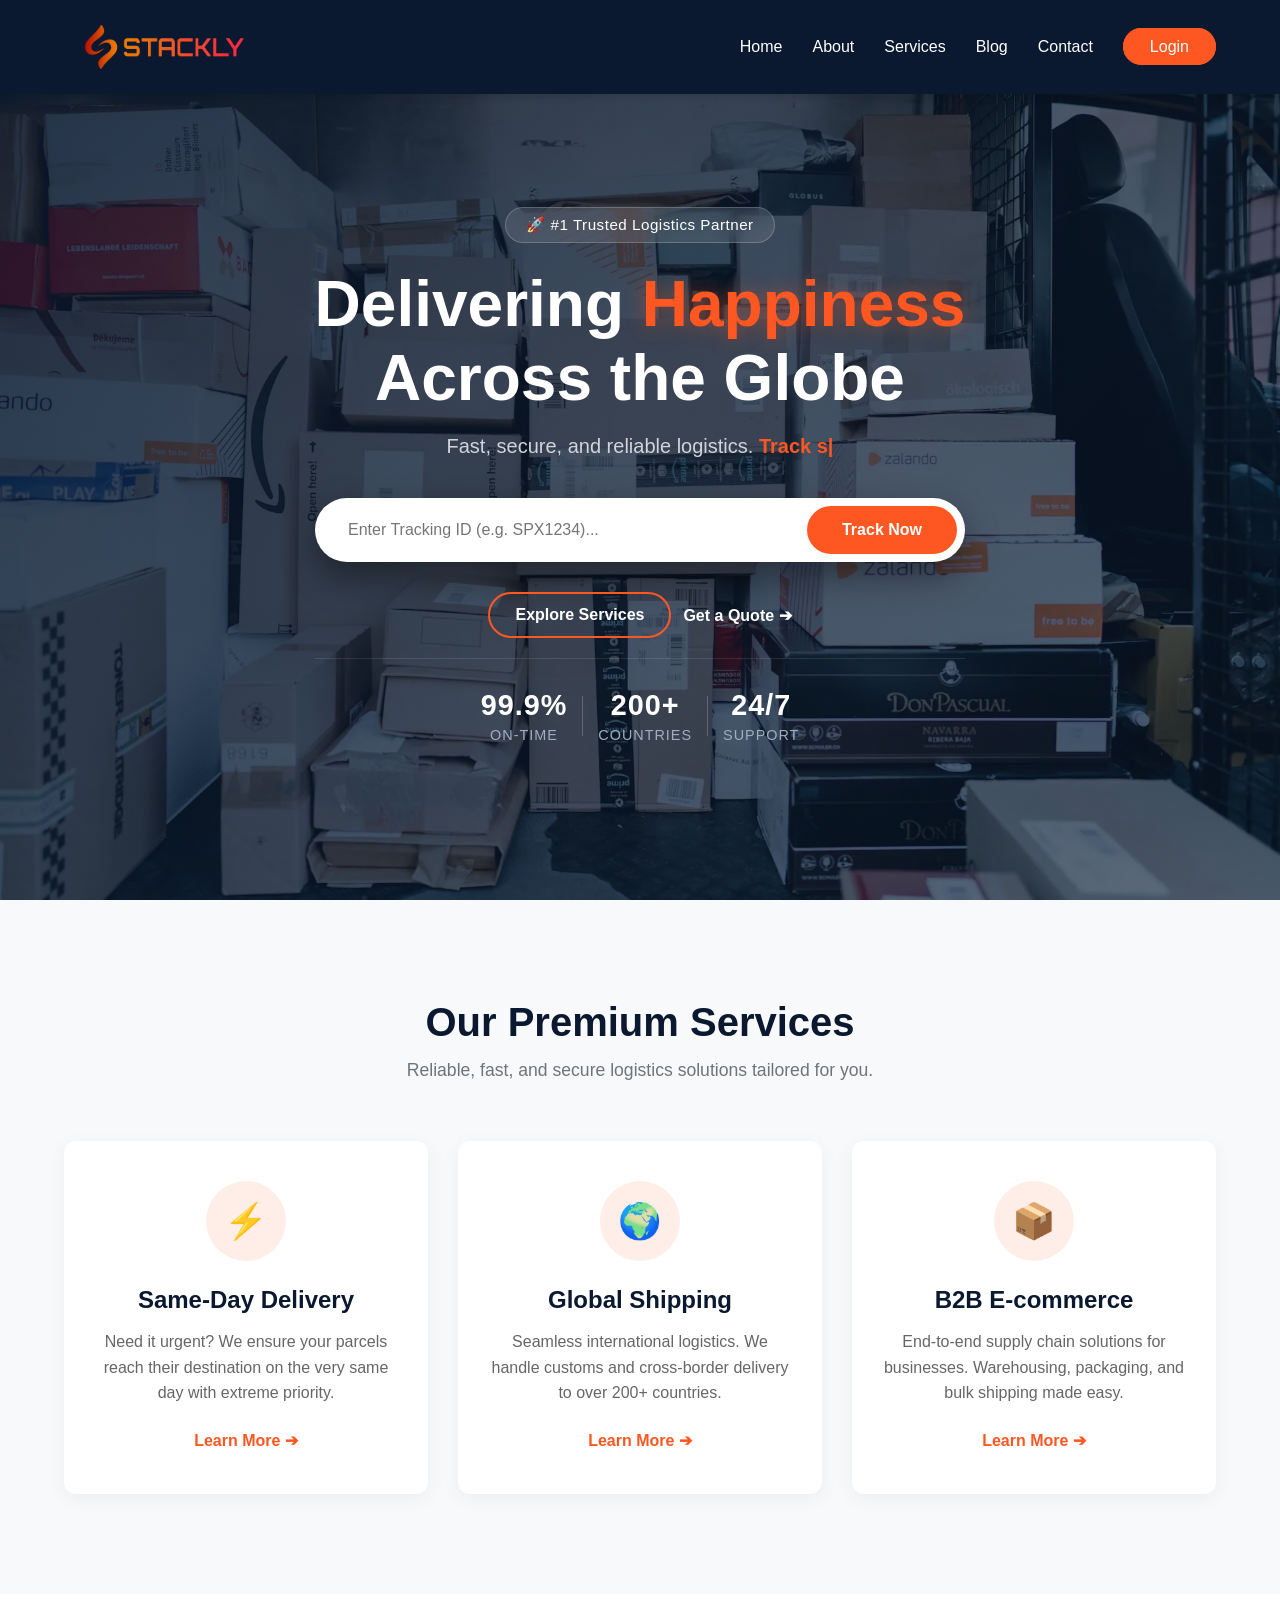
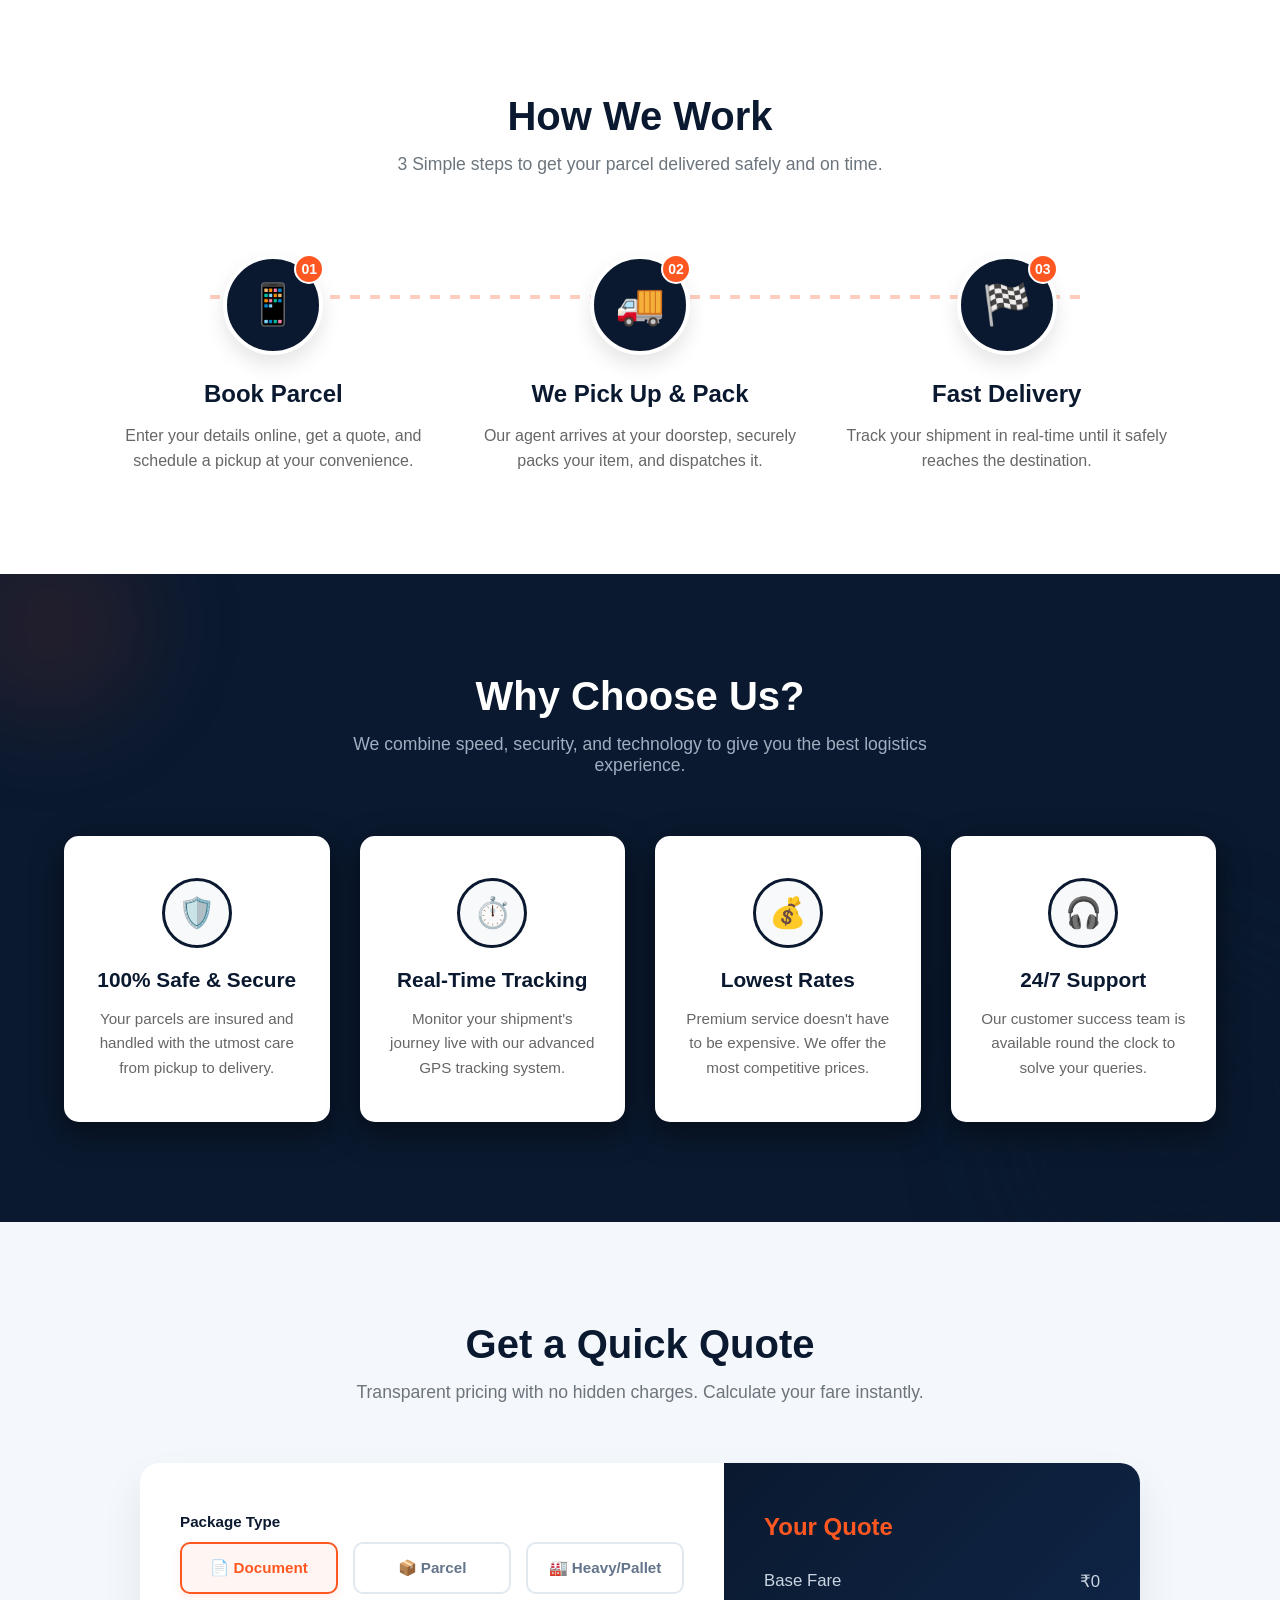
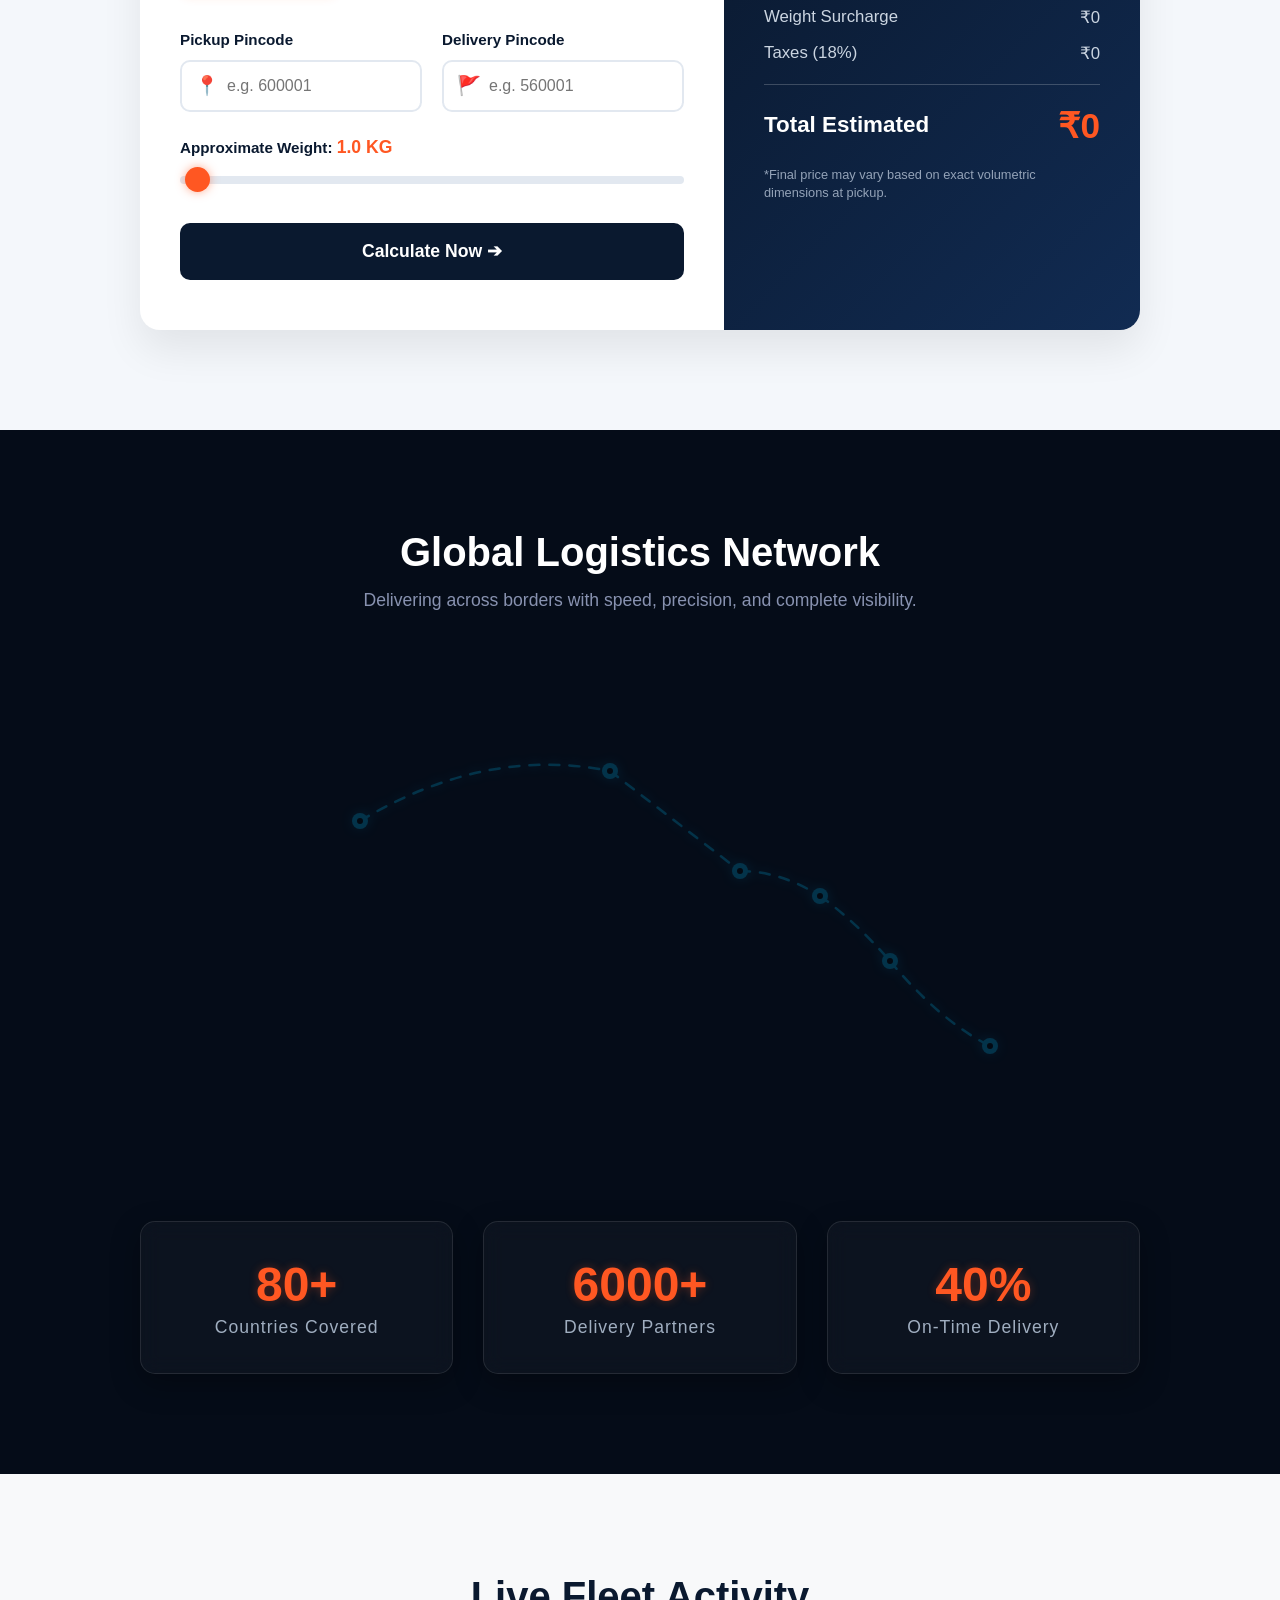
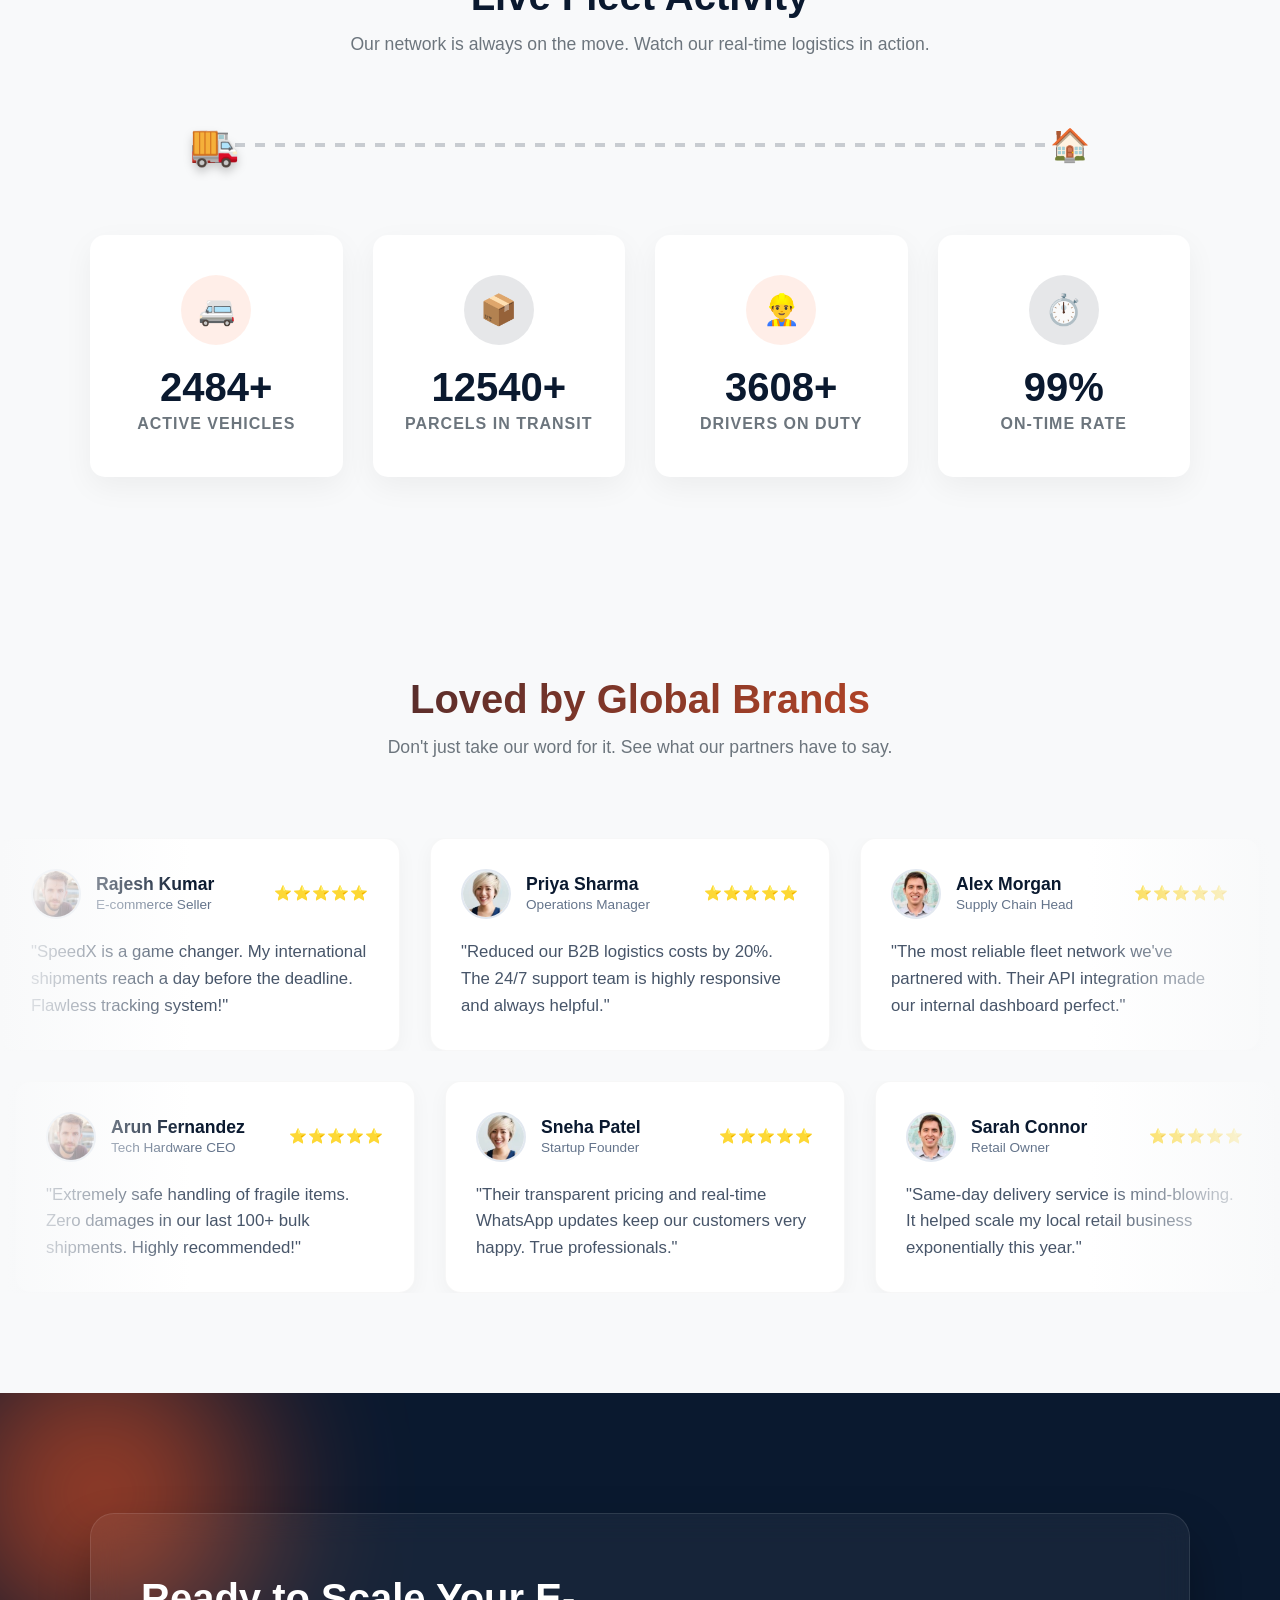
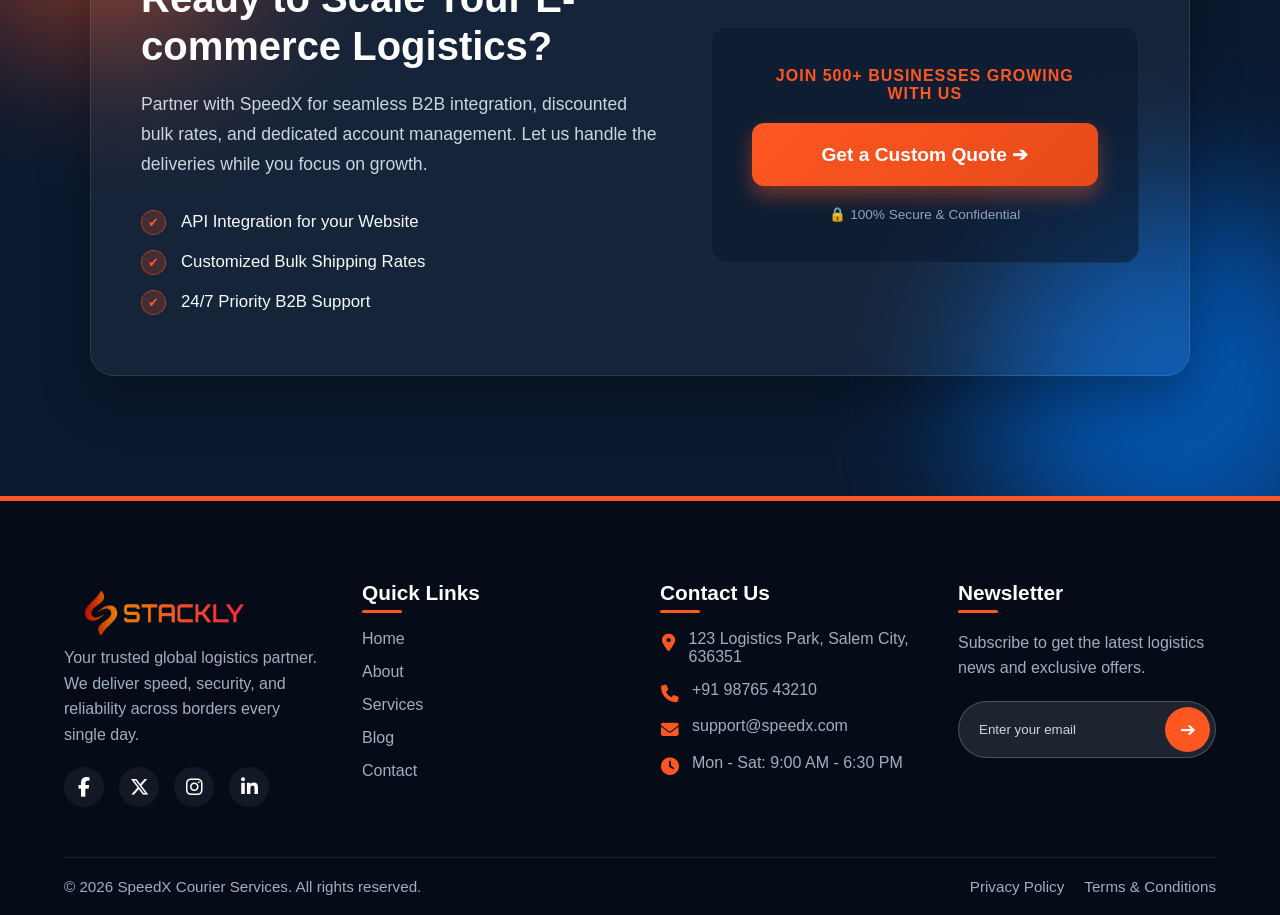
<file: index.html>
<!DOCTYPE html>
<html lang="en">

<head>
  <meta charset="UTF-8">
  <meta name="viewport" content="width=device-width, initial-scale=1.0">
  <title>SpeedX Courier</title>
  <link rel="stylesheet" href="style.css">
  <link rel="stylesheet" href="Courier.css">

  <link rel="stylesheet" href="https://cdnjs.cloudflare.com/ajax/libs/font-awesome/6.4.2/css/all.min.css">
</head>

<body>

  <header class="header">

    <a href="index.html" class="logo-container">
      <img src="./asset/stackly-logo (1) 2.webp" alt="Company Logo" class="logo-img">
    </a>

    <ul class="nav-links">
      <li><a href="index.html">Home</a></li>
      <li><a href="about.html">About</a></li>
      <li><a href="services.html">Services</a></li>
      <li><a href="blog.html">Blog</a></li>
      <li><a href="contact.html">Contact</a></li>
      <li><a href="login.html" class="btn-login">Login</a></li>
    </ul>

    <div class="hamburger">
      <div class="line1"></div>
      <div class="line2"></div>
      <div class="line3"></div>
    </div>
  </header>

  <section id="home" class="hero">
    <div class="hero-bg"></div>
    <div class="hero-overlay"></div>

    <div class="hero-content">

      <div class="hero-badge" data-aos="fade-down" data-aos-duration="1000">
        <span class="badge-icon">🚀</span> #1 Trusted Logistics Partner
      </div>

      <h1 data-aos="fade-up" data-aos-duration="1000" data-aos-delay="100">
        Delivering <span class="text-highlight">Happiness</span> <br> Across the Globe
      </h1>

      <p class="hero-subtext" data-aos="fade-up" data-aos-duration="1000" data-aos-delay="200">
        Fast, secure, and reliable logistics. <br class="mobile-break">
        <span id="typewriter-text" class="typewriter"></span>
      </p>

      <div class="track-box floating-anim" id="trackContainer" data-aos="zoom-in" data-aos-delay="400"
        data-aos-duration="1000">
        <input type="text" id="trackInput" placeholder="Enter Tracking ID (e.g. SPX1234)..." class="track-input">
        <button id="trackBtn" class="btn-track">Track Now</button>
      </div>

      <p id="trackMessage" class="track-message"></p>

      <p id="trackMessage" class="track-message"></p>

      <div class="hero-quick-links" data-aos="fade-up" data-aos-delay="600" data-aos-duration="1000">
        <a href="404.html" class="btn-outline">Explore Services</a>
        <a href="404.html" class="btn-text">Get a Quote ➔</a>
      </div>

      <div class="hero-stats" data-aos="fade-up" data-aos-delay="800" data-aos-duration="1000">
        <div class="stat-item"><span class="stat-num">99.9%</span> On-Time</div>
        <div class="stat-divider"></div>
        <div class="stat-item"><span class="stat-num">200+</span> Countries</div>
        <div class="stat-divider"></div>
        <div class="stat-item"><span class="stat-num">24/7</span> Support</div>
      </div>

    </div>
  </section>

  <section id="services" class="services">
    <div class="section-header" data-aos="fade-down" data-aos-duration="1200" data-aos-easing="ease-out-cubic">
      <h2>Our Premium Services</h2>
      <p>Reliable, fast, and secure logistics solutions tailored for you.</p>
    </div>

    <div class="services-container">

      <div class="service-card" data-aos="fade-up-right" data-aos-delay="100" data-aos-duration="1000">
        <div class="service-icon pulse-anim">⚡</div>
        <h3>Same-Day Delivery</h3>
        <p>Need it urgent? We ensure your parcels reach their destination on the very same day with extreme priority.
        </p>
        <a href="404.html" class="service-link">Learn More ➔</a>
      </div>

      <div class="service-card" data-aos="zoom-in" data-aos-delay="300" data-aos-duration="1000">
        <div class="service-icon pulse-anim" style="animation-delay: 0.2s;">🌍</div>
        <h3>Global Shipping</h3>
        <p>Seamless international logistics. We handle customs and cross-border delivery to over 200+ countries.</p>
        <a href="404.html" class="service-link">Learn More ➔</a>
      </div>

      <div class="service-card" data-aos="fade-up-left" data-aos-delay="500" data-aos-duration="1000">
        <div class="service-icon pulse-anim" style="animation-delay: 0.4s;">📦</div>
        <h3>B2B E-commerce</h3>
        <p>End-to-end supply chain solutions for businesses. Warehousing, packaging, and bulk shipping made easy.</p>
        <a href="404.html" class="service-link">Learn More ➔</a>
      </div>

    </div>
  </section>

  
  <section id="process" class="process-section">


    <div class="section-header" data-aos="fade-down" data-aos-duration="1000">
      <h2>How We Work</h2>
      <p>3 Simple steps to get your parcel delivered safely and on time.</p>
    </div>

    <div class="process-container">

      <div class="process-line"></div>


      <div class="process-step" data-aos="fade-right" data-aos-delay="100" data-aos-duration="1000">
        <div class="step-icon bounce-anim">
          <span class="step-num">01</span>
          📱
        </div>
        <h3>Book Parcel</h3>
        <p>Enter your details online, get a quote, and schedule a pickup at your convenience.</p>
      </div>


      <div class="process-step" data-aos="fade-up" data-aos-delay="300" data-aos-duration="1000">
        <div class="step-icon bounce-anim" style="animation-delay: 0.2s;">
          <span class="step-num">02</span>
          🚚
        </div>
        <h3>We Pick Up & Pack</h3>
        <p>Our agent arrives at your doorstep, securely packs your item, and dispatches it.</p>
      </div>


      <div class="process-step" data-aos="fade-left" data-aos-delay="500" data-aos-duration="1000">
        <div class="step-icon bounce-anim" style="animation-delay: 0.4s;">
          <span class="step-num">03</span>
          🏁
        </div>
        <h3>Fast Delivery</h3>
        <p>Track your shipment in real-time until it safely reaches the destination.</p>
      </div>

    </div>
  </section>

  <section id="why-us" class="why-us-section">

    <div class="section-header light-text" data-aos="zoom-in-down" data-aos-duration="1000">
      <h2>Why Choose Us?</h2>
      <p>We combine speed, security, and technology to give you the best logistics experience.</p>
    </div>

    <div class="strengths-container">

      <div class="strength-card" data-aos="flip-left" data-aos-delay="100" data-aos-duration="1000">
        <div class="strength-icon">🛡️</div>
        <h3>100% Safe & Secure</h3>
        <p>Your parcels are insured and handled with the utmost care from pickup to delivery.</p>
      </div>

      <div class="strength-card" data-aos="flip-left" data-aos-delay="300" data-aos-duration="1000">
        <div class="strength-icon">⏱️</div>
        <h3>Real-Time Tracking</h3>
        <p>Monitor your shipment's journey live with our advanced GPS tracking system.</p>
      </div>

      <div class="strength-card" data-aos="flip-right" data-aos-delay="500" data-aos-duration="1000">
        <div class="strength-icon">💰</div>
        <h3>Lowest Rates</h3>
        <p>Premium service doesn't have to be expensive. We offer the most competitive prices.</p>
      </div>

      <div class="strength-card" data-aos="flip-right" data-aos-delay="700" data-aos-duration="1000">
        <div class="strength-icon">🎧</div>
        <h3>24/7 Support</h3>
        <p>Our customer success team is available round the clock to solve your queries.</p>
      </div>

    </div>
  </section>

  
  <section id="estimator" class="estimator-section">
    <div class="container">


      <div class="section-header" data-aos="fade-down" data-aos-duration="1000">
        <h2>Get a Quick Quote</h2>
        <p>Transparent pricing with no hidden charges. Calculate your fare instantly.</p>
      </div>


      <div class="advanced-estimator-box" data-aos="fade-up" data-aos-delay="200" data-aos-duration="1200">


        <div class="est-form-area">


          <div class="est-group">
            <label>Package Type</label>
            <div class="package-types">
              <label class="pack-radio">
                <input type="radio" name="packType" value="document" checked>
                <div class="pack-card">📄 Document</div>
              </label>
              <label class="pack-radio">
                <input type="radio" name="packType" value="parcel">
                <div class="pack-card">📦 Parcel</div>
              </label>
              <label class="pack-radio">
                <input type="radio" name="packType" value="heavy">
                <div class="pack-card">🏭 Heavy/Pallet</div>
              </label>
            </div>
          </div>


          <div class="est-row">

            <div class="est-group" id="fromGroup">
              <label>Pickup Pincode</label>
              <div class="input-with-icon">
                <span class="icon">📍</span>
                <input type="text" id="advFromPin" placeholder="e.g. 600001" maxlength="6">
              </div>
              <small id="fromError" class="error-msg hidden">⚠️ Enter a valid 6-digit number</small>
            </div>


            <div class="est-group" id="toGroup">
              <label>Delivery Pincode</label>
              <div class="input-with-icon">
                <span class="icon">🚩</span>
                <input type="text" id="advToPin" placeholder="e.g. 560001" maxlength="6">
              </div>
              <small id="toError" class="error-msg hidden">⚠️ Enter a valid 6-digit number</small>
            </div>
          </div>


          <div class="est-group">
            <label>Approximate Weight: <span id="weightDisplay" class="highlight-text">1.0 KG</span></label>
            <input type="range" id="advWeight" min="0.5" max="50" step="0.5" value="1" class="weight-slider">
          </div>

          <button id="advCalcBtn" class="btn-primary-large">Calculate Now ➔</button>
        </div>


        <div class="est-receipt-area">
          <h3>Your Quote</h3>


          <div id="estLoader" class="est-loader hidden">
            <div class="spinner"></div>
            <p>Calculating best rates...</p>
          </div>


          <div id="estResult" class="est-result-details">
            <div class="receipt-row">
              <span>Base Fare</span>
              <span id="resBase">₹0</span>
            </div>
            <div class="receipt-row">
              <span>Weight Surcharge</span>
              <span id="resWeight">₹0</span>
            </div>
            <div class="receipt-row">
              <span>Taxes (18%)</span>
              <span id="resTax">₹0</span>
            </div>
            <div class="receipt-divider"></div>
            <div class="receipt-row total-row">
              <span>Total Estimated</span>
              <span id="resTotal" class="total-price">₹0</span>
            </div>
            <p class="receipt-note">*Final price may vary based on exact volumetric dimensions at pickup.</p>
            <a href="404.html" class="btn-book-now hidden" id="bookNowBtn">Book This Parcel</a>
          </div>
        </div>

      </div>
    </div>
  </section>

  
  <section id="reach" class="reach-section-dark">
    <div class="container">

      <div class="section-header-dark" data-aos="fade-down" data-aos-duration="1000">
        <h2>Global Logistics Network</h2>
        <p>Delivering across borders with speed, precision, and complete visibility.</p>
      </div>


      <div class="map-command-center" data-aos="zoom-in" data-aos-duration="1200">


        <svg class="flight-routes" viewBox="0 0 1000 500" preserveAspectRatio="none">

          <path d="M 220 150 Q 345 75 470 100" class="route-line" />

          <path d="M 470 100 Q 535 150 600 200" class="route-line" />

          <path d="M 600 200 Q 640 200 680 225" class="route-line" />

          <path d="M 680 225 Q 715 250 750 290" class="route-line" />

          <path d="M 750 290 Q 800 350 850 375" class="route-line" />
        </svg>


        <div class="map-pin pin-us">
          <div class="pin-pulse"></div>
          <div class="pin-dot"></div><span class="pin-tooltip">New York</span>
        </div>
        <div class="map-pin pin-uk">
          <div class="pin-pulse"></div>
          <div class="pin-dot"></div><span class="pin-tooltip">London</span>
        </div>
        <div class="map-pin pin-ae">
          <div class="pin-pulse"></div>
          <div class="pin-dot"></div><span class="pin-tooltip">Dubai</span>
        </div>
        <div class="map-pin pin-in">
          <div class="pin-pulse"></div>
          <div class="pin-dot"></div><span class="pin-tooltip">Mumbai</span>
        </div>
        <div class="map-pin pin-sg">
          <div class="pin-pulse"></div>
          <div class="pin-dot"></div><span class="pin-tooltip">Singapore</span>
        </div>
        <div class="map-pin pin-au">
          <div class="pin-pulse"></div>
          <div class="pin-dot"></div><span class="pin-tooltip">Sydney</span>
        </div>

      </div>


      <div class="glass-stats-container">
        <div class="glass-stat-box" data-aos="fade-up" data-aos-delay="100">
          <h3><span class="counter" data-target="200">0</span>+</h3>
          <p>Countries Covered</p>
        </div>
        <div class="glass-stat-box" data-aos="fade-up" data-aos-delay="300">
          <h3><span class="counter" data-target="15000">0</span>+</h3>
          <p>Delivery Partners</p>
        </div>
        <div class="glass-stat-box" data-aos="fade-up" data-aos-delay="500">
          <h3><span class="counter" data-target="99">0</span>%</h3>
          <p>On-Time Delivery</p>
        </div>
      </div>

    </div>
  </section>

  <section id="fleet" class="fleet-section">
    <div class="container">

      <div class="section-header" data-aos="fade-down" data-aos-duration="1000">
        <h2>Live Fleet Activity</h2>
        <p>Our network is always on the move. Watch our real-time logistics in action.</p>
      </div>

      <div class="truck-track-container" data-aos="zoom-in" data-aos-delay="200" data-aos-duration="1000">
        <div class="truck-track"></div>
        <div class="moving-truck">
          <span class="truck-icon left-truck">🚚</span>

        </div>
        <div class="warehouse-icon left-wh">🏭</div>
        <div class="warehouse-icon right-wh">🏠</div>
      </div>

      <div class="fleet-stats-grid">

        <div class="fleet-stat-card" data-aos="fade-up" data-aos-delay="100">
          <div class="stat-icon-wrapper pulse-orange">
            <span class="stat-icon">🚐</span>
          </div>
          <h3 class="stat-number"><span class="fleet-counter" data-target="5400">0</span>+</h3>
          <p class="stat-label">Active Vehicles</p>
        </div>

        <div class="fleet-stat-card" data-aos="fade-up" data-aos-delay="300">
          <div class="stat-icon-wrapper pulse-blue">
            <span class="stat-icon">📦</span>
          </div>
          <h3 class="stat-number"><span class="fleet-counter" data-target="28500">0</span>+</h3>
          <p class="stat-label">Parcels in Transit</p>
        </div>

        <div class="fleet-stat-card" data-aos="fade-up" data-aos-delay="500">
          <div class="stat-icon-wrapper pulse-orange">
            <span class="stat-icon">👷‍♂️</span>
          </div>
          <h3 class="stat-number"><span class="fleet-counter" data-target="8200">0</span>+</h3>
          <p class="stat-label">Drivers on Duty</p>
        </div>

        <div class="fleet-stat-card" data-aos="fade-up" data-aos-delay="700">
          <div class="stat-icon-wrapper pulse-blue">
            <span class="stat-icon">⏱️</span>
          </div>
          <h3 class="stat-number"><span class="fleet-counter" data-target="99">0</span>%</h3>
          <p class="stat-label">On-Time Rate</p>
        </div>

      </div>
    </div>
  </section>

  <section id="testimonials" class="premium-testimonials">

    <div class="section-header" data-aos="fade-down" data-aos-duration="1000">
      <h2 class="gradient-text">Loved by Global Brands</h2>
      <p>Don't just take our word for it. See what our partners have to say.</p>
    </div>

    <div class="marquee-fade-overlay"></div>

    <div class="marquee-row" data-aos="fade-up" data-aos-delay="200">
      <div class="marquee-track track-left">

        <div class="marquee-card">
          <div class="card-top">
            <img src="./asset/1.webp" alt="User">
            <div>
              <h4>Rajesh Kumar</h4>
              <span>E-commerce Seller</span>
            </div>
            <div class="rating">⭐⭐⭐⭐⭐</div>
          </div>
          <p>"SpeedX is a game changer. My international shipments reach a day before the deadline. Flawless tracking
            system!"</p>
        </div>
        <div class="marquee-card">
          <div class="card-top">
            <img src="./asset/2.webp" alt="User">
            <div>
              <h4>Priya Sharma</h4>
              <span>Operations Manager</span>
            </div>
            <div class="rating">⭐⭐⭐⭐⭐</div>
          </div>
          <p>"Reduced our B2B logistics costs by 20%. The 24/7 support team is highly responsive and always helpful."
          </p>
        </div>
        <div class="marquee-card">
          <div class="card-top">
            <img src="./asset/3.webp" alt="User">
            <div>
              <h4>Alex Morgan</h4>
              <span>Supply Chain Head</span>
            </div>
            <div class="rating">⭐⭐⭐⭐⭐</div>
          </div>
          <p>"The most reliable fleet network we've partnered with. Their API integration made our internal dashboard
            perfect."</p>
        </div>

        <div class="marquee-card">
          <div class="card-top">
            <img src="./asset/1.webp" alt="User">
            <div>
              <h4>Rajesh Kumar</h4>
              <span>E-commerce Seller</span>
            </div>
            <div class="rating">⭐⭐⭐⭐⭐</div>
          </div>
          <p>"SpeedX is a game changer. My international shipments reach a day before the deadline. Flawless tracking
            system!"</p>
        </div>
        <div class="marquee-card">
          <div class="card-top">
            <img src="./asset/2.webp" alt="User">
            <div>
              <h4>Priya Sharma</h4>
              <span>Operations Manager</span>
            </div>
            <div class="rating">⭐⭐⭐⭐⭐</div>
          </div>
          <p>"Reduced our B2B logistics costs by 20%. The 24/7 support team is highly responsive and always helpful."
          </p>
        </div>
        <div class="marquee-card">
          <div class="card-top">
            <img src="./asset/3.webp" alt="User">
            <div>
              <h4>Alex Morgan</h4>
              <span>Supply Chain Head</span>
            </div>
            <div class="rating">⭐⭐⭐⭐⭐</div>
          </div>
          <p>"The most reliable fleet network we've partnered with. Their API integration made our internal dashboard
            perfect."</p>
        </div>

      </div>
    </div>

    <div class="marquee-row" data-aos="fade-up" data-aos-delay="400">
      <div class="marquee-track track-right">

        <div class="marquee-card">
          <div class="card-top">
            <img src="./asset/1.webp" alt="User">
            <div>
              <h4>Arun Fernandez</h4>
              <span>Tech Hardware CEO</span>
            </div>
            <div class="rating">⭐⭐⭐⭐⭐</div>
          </div>
          <p>"Extremely safe handling of fragile items. Zero damages in our last 100+ bulk shipments. Highly
            recommended!"</p>
        </div>
        <div class="marquee-card">
          <div class="card-top">
            <img src="./asset/2.webp" alt="User">
            <div>
              <h4>Sneha Patel</h4>
              <span>Startup Founder</span>
            </div>
            <div class="rating">⭐⭐⭐⭐⭐</div>
          </div>
          <p>"Their transparent pricing and real-time WhatsApp updates keep our customers very happy. True
            professionals."</p>
        </div>
        <div class="marquee-card">
          <div class="card-top">
            <img src="./asset/3.webp" alt="User">
            <div>
              <h4>Sarah Connor</h4>
              <span>Retail Owner</span>
            </div>
            <div class="rating">⭐⭐⭐⭐⭐</div>
          </div>
          <p>"Same-day delivery service is mind-blowing. It helped scale my local retail business exponentially this
            year."</p>
        </div>

        <div class="marquee-card">
          <div class="card-top">
            <img src="./asset/1.webp" alt="User">
            <div>
              <h4>Arun Fernandez</h4>
              <span>Tech Hardware CEO</span>
            </div>
            <div class="rating">⭐⭐⭐⭐⭐</div>
          </div>
          <p>"Extremely safe handling of fragile items. Zero damages in our last 100+ bulk shipments. Highly
            recommended!"</p>
        </div>
        <div class="marquee-card">
          <div class="card-top">
            <img src="./asset/2.webp" alt="User">
            <div>
              <h4>Sneha Patel</h4>
              <span>Startup Founder</span>
            </div>
            <div class="rating">⭐⭐⭐⭐⭐</div>
          </div>
          <p>"Their transparent pricing and real-time WhatsApp updates keep our customers very happy. True
            professionals."</p>
        </div>
        <div class="marquee-card">
          <div class="card-top">
            <img src="./asset/3.webp" alt="User">
            <div>
              <h4>Sarah Connor</h4>
              <span>Retail Owner</span>
            </div>
            <div class="rating">⭐⭐⭐⭐⭐</div>
          </div>
          <p>"Same-day delivery service is mind-blowing. It helped scale my local retail business exponentially this
            year."</p>
        </div>

      </div>
    </div>

  </section>

  <section id="partner" class="b2b-cta-section">

    <div class="glow-orb orb-1"></div>
    <div class="glow-orb orb-2"></div>

    <div class="container">
      <div class="cta-wrapper" data-aos="zoom-out-up" data-aos-duration="1200">

        <div class="cta-content">
          <h2 data-aos="fade-right" data-aos-delay="200">Ready to Scale Your E-commerce Logistics?</h2>
          <p data-aos="fade-right" data-aos-delay="400">
            Partner with SpeedX for seamless B2B integration, discounted bulk rates, and dedicated account management.
            Let us handle the deliveries while you focus on growth.
          </p>

          <ul class="cta-benefits" data-aos="fade-right" data-aos-delay="600">
            <li><span class="check-icon">✔</span> API Integration for your Website</li>
            <li><span class="check-icon">✔</span> Customized Bulk Shipping Rates</li>
            <li><span class="check-icon">✔</span> 24/7 Priority B2B Support</li>
          </ul>
        </div>

        <div class="cta-action" data-aos="fade-left" data-aos-delay="800">
          <p class="action-text">Join 500+ businesses growing with us</p>
          <a href="404.html" class="btn-cta-huge pulse-button">Get a Custom Quote ➔</a>
          <small class="secure-text">🔒 100% Secure & Confidential</small>
        </div>

      </div>
    </div>
  </section>

 
  <footer class="footer-section">
    <div class="container">

      <div class="footer-grid">


        <div class="footer-col" data-aos="fade-up" data-aos-delay="100">
          <a href="index.html" class="logo-container">
            <img src="./asset/stackly-logo (1) 2.webp" alt="Company Logo" class="logo-img">
          </a>
          <p class="footer-about">
            Your trusted global logistics partner. We deliver speed, security, and reliability across borders every
            single day.
          </p>
          <div class="social-links">
            <a href="404.html" class="social-icon"><i class="fa-brands fa-facebook-f"></i></a>
            <a href="404.html" class="social-icon"><i class="fa-brands fa-x-twitter"></i></a>
            <a href="404.html" class="social-icon"><i class="fa-brands fa-instagram"></i></a>
            <a href="404.html" class="social-icon"><i class="fa-brands fa-linkedin-in"></i></a>
          </div>
        </div>


        <div class="footer-col" data-aos="fade-up" data-aos-delay="200">
          <h3>Quick Links</h3>
          <ul class="footer-links">
            <li><a href="index.html">Home</a></li>
            <li><a href="about.html">About</a></li>
            <li><a href="services.html">Services</a></li>
            <li><a href="blog.html">Blog</a></li>
            <li><a href="contact.html">Contact</a></li>
          </ul>
        </div>


        <div class="footer-col" data-aos="fade-up" data-aos-delay="300">
          <h3>Contact Us</h3>
          <ul class="footer-contact">
            <li><i class="fa-solid fa-location-dot"></i> 123 Logistics Park, Salem City, 636351</li>
            <li><i class="fa-solid fa-phone"></i> +91 98765 43210</li>
            <li><i class="fa-solid fa-envelope"></i> support@speedx.com</li>
            <li><i class="fa-solid fa-clock"></i> Mon - Sat: 9:00 AM - 6:30 PM</li>
          </ul>
        </div>



        <div class="footer-col" data-aos="fade-up" data-aos-delay="400">
          <h3>Newsletter</h3>
          <p>Subscribe to get the latest logistics news and exclusive offers.</p>


          <form id="newsletterForm" class="newsletter-form">
            <input type="email" id="newsletterEmail" placeholder="Enter your email">
            <button type="submit" id="newsletterBtn">➔</button>
          </form>


          <p id="newsletterMsg" class="newsletter-msg"></p>
        </div>

      </div>


      <div class="footer-bottom" data-aos="fade-in" data-aos-delay="600">
        <p>&copy; 2026 SpeedX Courier Services. All rights reserved.</p>
        <div class="bottom-links">
          <a href="404.html">Privacy Policy</a>
          <a href="404.html">Terms & Conditions</a>

        </div>
      </div>

    </div>
  </footer>


  <script>
  
    const phrases = ["Track shipments in real-time.", "Lowest shipping rates guaranteed.", "Safe, secure, and on time."];
    let i = 0;
    let j = 0;
    let isDeleting = false;
    let currentPhrase = [];
    const typewriterElement = document.getElementById('typewriter-text');

    function loop() {
      if (typewriterElement) {
        typewriterElement.innerHTML = currentPhrase.join('');

        if (i < phrases.length) {
          if (!isDeleting && j <= phrases[i].length) {
            currentPhrase.push(phrases[i][j]);
            j++;
            typewriterElement.innerHTML = currentPhrase.join('') + '|';
          }

          if (isDeleting && j <= phrases[i].length) {
            currentPhrase.pop();
            j--;
            typewriterElement.innerHTML = currentPhrase.join('') + '|';
          }

          if (j == phrases[i].length) {
            isDeleting = true;
            setTimeout(loop, 1500); 
            return;
          }

          if (isDeleting && j === 0) {
            currentPhrase = [];
            isDeleting = false;
            i++;
            if (i == phrases.length) { i = 0; } 
          }
        }
        const speed = isDeleting ? 50 : 100;
        setTimeout(loop, speed);
      }
    }


    document.addEventListener("DOMContentLoaded", function () {
      setTimeout(loop, 1500); 
    });


    const trackBtn = document.getElementById('trackBtn');
    const trackInput = document.getElementById('trackInput');
    const trackContainer = document.getElementById('trackContainer');
    const trackMessage = document.getElementById('trackMessage');


    if (trackBtn) {
      trackBtn.addEventListener('click', () => {

        const trackingId = trackInput.value.trim();


        trackMessage.className = 'track-message';
        trackContainer.classList.remove('shake-anim');


        void trackContainer.offsetWidth;




        if (trackingId === '') {
          trackMessage.textContent = '⚠️ Please enter a Tracking ID!';
          trackMessage.classList.add('show', 'msg-error');
          trackContainer.classList.add('shake-anim'); 
        }

        else if (trackingId.length < 6) {
          trackMessage.textContent = '⚠️ Tracking ID must be at least 6 characters long!';
          trackMessage.classList.add('show', 'msg-error');
          trackContainer.classList.add('shake-anim'); 
        }

        else {
          trackMessage.textContent = '✅ Tracking ID verified. Fetching details...';
          trackMessage.classList.add('show', 'msg-success');
          window.location.href = '404.html'


          trackBtn.textContent = 'Searching...';
          trackBtn.style.opacity = '0.7';


          setTimeout(() => {
            trackBtn.textContent = 'Track Now';
            trackBtn.style.opacity = '1';
            trackInput.value = '';
            trackMessage.classList.remove('show'); 
          }, 3000);
        }
      });
    }

    
    document.addEventListener("DOMContentLoaded", () => {
      const weightSlider = document.getElementById('advWeight');
      const weightDisplay = document.getElementById('weightDisplay');
      const calcBtn = document.getElementById('advCalcBtn');


      const fromPinInput = document.getElementById('advFromPin');
      const toPinInput = document.getElementById('advToPin');
      const fromGroup = document.getElementById('fromGroup');
      const toGroup = document.getElementById('toGroup');
      const fromError = document.getElementById('fromError');
      const toError = document.getElementById('toError');


      const estLoader = document.getElementById('estLoader');
      const estResultDetails = document.getElementById('estResult');
      const resBase = document.getElementById('resBase');
      const resWeight = document.getElementById('resWeight');
      const resTax = document.getElementById('resTax');
      const resTotal = document.getElementById('resTotal');
      const bookNowBtn = document.getElementById('bookNowBtn');


      if (weightSlider) {
        weightSlider.addEventListener('input', (e) => {
          weightDisplay.textContent = `${parseFloat(e.target.value).toFixed(1)} KG`;
        });


        calcBtn.addEventListener('click', () => {
          const fromPin = fromPinInput.value.trim();
          const toPin = toPinInput.value.trim();
          const weightVal = parseFloat(weightSlider.value);
          const packType = document.querySelector('input[name="packType"]:checked').value;


          let isValid = true;
          fromGroup.classList.remove('input-error', 'shake-input');
          toGroup.classList.remove('input-error', 'shake-input');
          fromError.classList.add('hidden');
          toError.classList.add('hidden');
          estResultDetails.classList.remove('receipt-pop');


          void fromGroup.offsetWidth;
          void toGroup.offsetWidth;
          void estResultDetails.offsetWidth;


          const pinRegex = /^[0-9]{6}$/;

          if (!pinRegex.test(fromPin)) {
            fromGroup.classList.add('input-error', 'shake-input');
            fromError.classList.remove('hidden');
            isValid = false;
          }

          if (!pinRegex.test(toPin)) {
            toGroup.classList.add('input-error', 'shake-input');
            toError.classList.remove('hidden');
            isValid = false;
          }


          if (!isValid) return;


          estResultDetails.classList.add('faded');
          estLoader.classList.remove('hidden');
          calcBtn.textContent = 'Calculating...';
          calcBtn.style.opacity = '0.7';
          calcBtn.disabled = true;


          setTimeout(() => {

            let basePrice = 50;
            if (packType === 'parcel') basePrice = 100;
            if (packType === 'heavy') basePrice = 500;

            const weightCost = weightVal * 40;
            const subtotal = basePrice + weightCost;
            const tax = Math.round(subtotal * 0.18); // 18% GST
            const total = subtotal + tax;


            resBase.textContent = `₹${basePrice}`;
            resWeight.textContent = `₹${weightCost.toFixed(0)}`;
            resTax.textContent = `₹${tax}`;
            resTotal.textContent = `₹${total}`;


            estLoader.classList.add('hidden');
            estResultDetails.classList.remove('faded');
            estResultDetails.classList.add('receipt-pop');


            calcBtn.textContent = 'Calculate Now ➔';
            calcBtn.style.opacity = '1';
            calcBtn.disabled = false;


            bookNowBtn.classList.remove('hidden');

          }, 1200);
        });
      }
    });

   
    document.addEventListener("DOMContentLoaded", () => {
      const counters = document.querySelectorAll('.counter');
      const speed = 100; // The lower the slower


      const counterObserver = new IntersectionObserver((entries, observer) => {
        entries.forEach(entry => {
          if (entry.isIntersecting) {
            const counter = entry.target;
            const target = +counter.getAttribute('data-target');

            const updateCount = () => {
              const count = +counter.innerText;

              const inc = target / speed;


              if (count < target) {
                counter.innerText = Math.ceil(count + inc);
                setTimeout(updateCount, 20); 
              } else {
                counter.innerText = target; 
              }
            };

            updateCount();
            observer.unobserve(counter); 
          }
        });
      }, { threshold: 0.5 }); 

      counters.forEach(counter => {
        counterObserver.observe(counter);
      });
    });

   
    document.addEventListener("DOMContentLoaded", () => {
      const fleetCounters = document.querySelectorAll('.fleet-counter');

      const fleetObserver = new IntersectionObserver((entries, observer) => {
        entries.forEach(entry => {
          if (entry.isIntersecting) {
            const counter = entry.target;
            const target = +counter.getAttribute('data-target');


            const speed = target > 1000 ? 50 : 20;

            const updateCount = () => {
              const count = +counter.innerText;
              const inc = Math.ceil(target / speed);

              if (count < target) {
                counter.innerText = count + inc > target ? target : count + inc;
                setTimeout(updateCount, 30);
              } else {
                counter.innerText = target;
              }
            };

            updateCount();
            observer.unobserve(counter);
          }
        });
      }, { threshold: 0.5 }); 

      fleetCounters.forEach(counter => {
        fleetObserver.observe(counter);
      });
    });
  </script>

  <script src="main.js"></script>
</body>

</html>
</file>
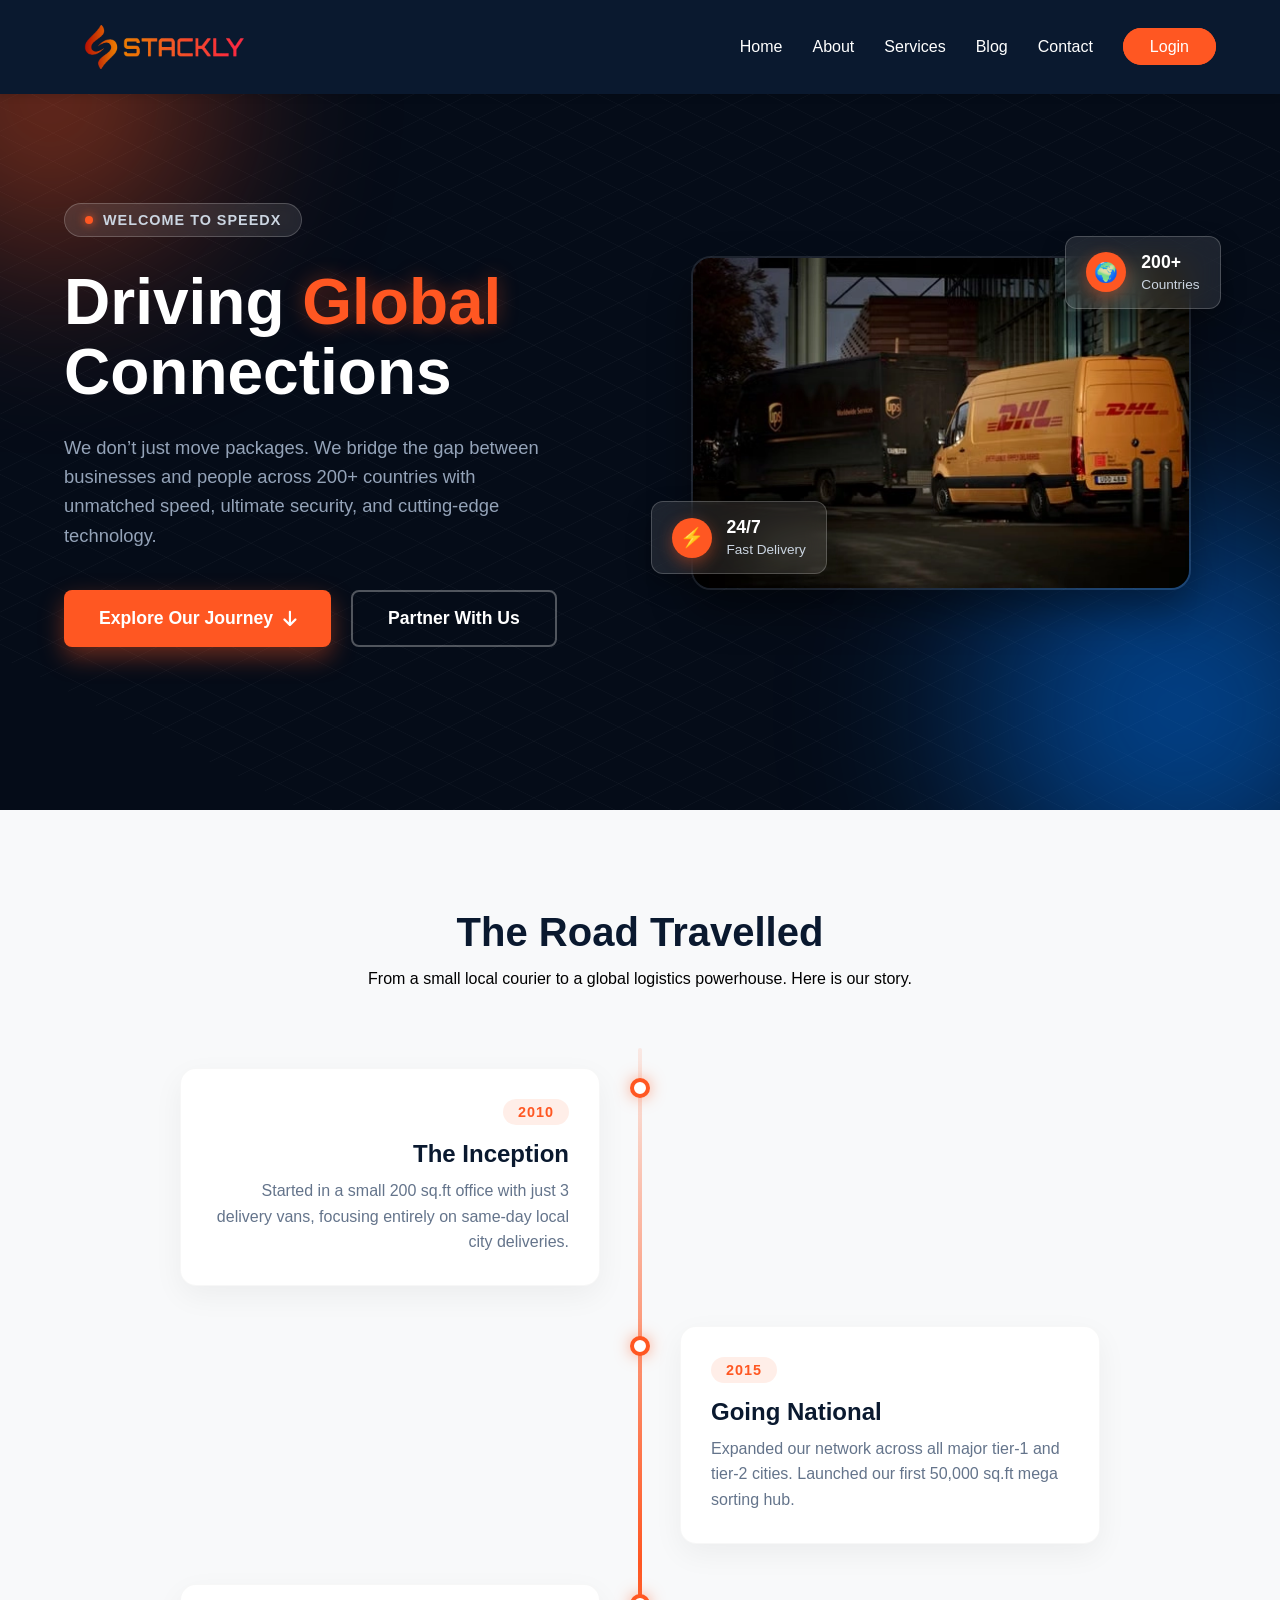
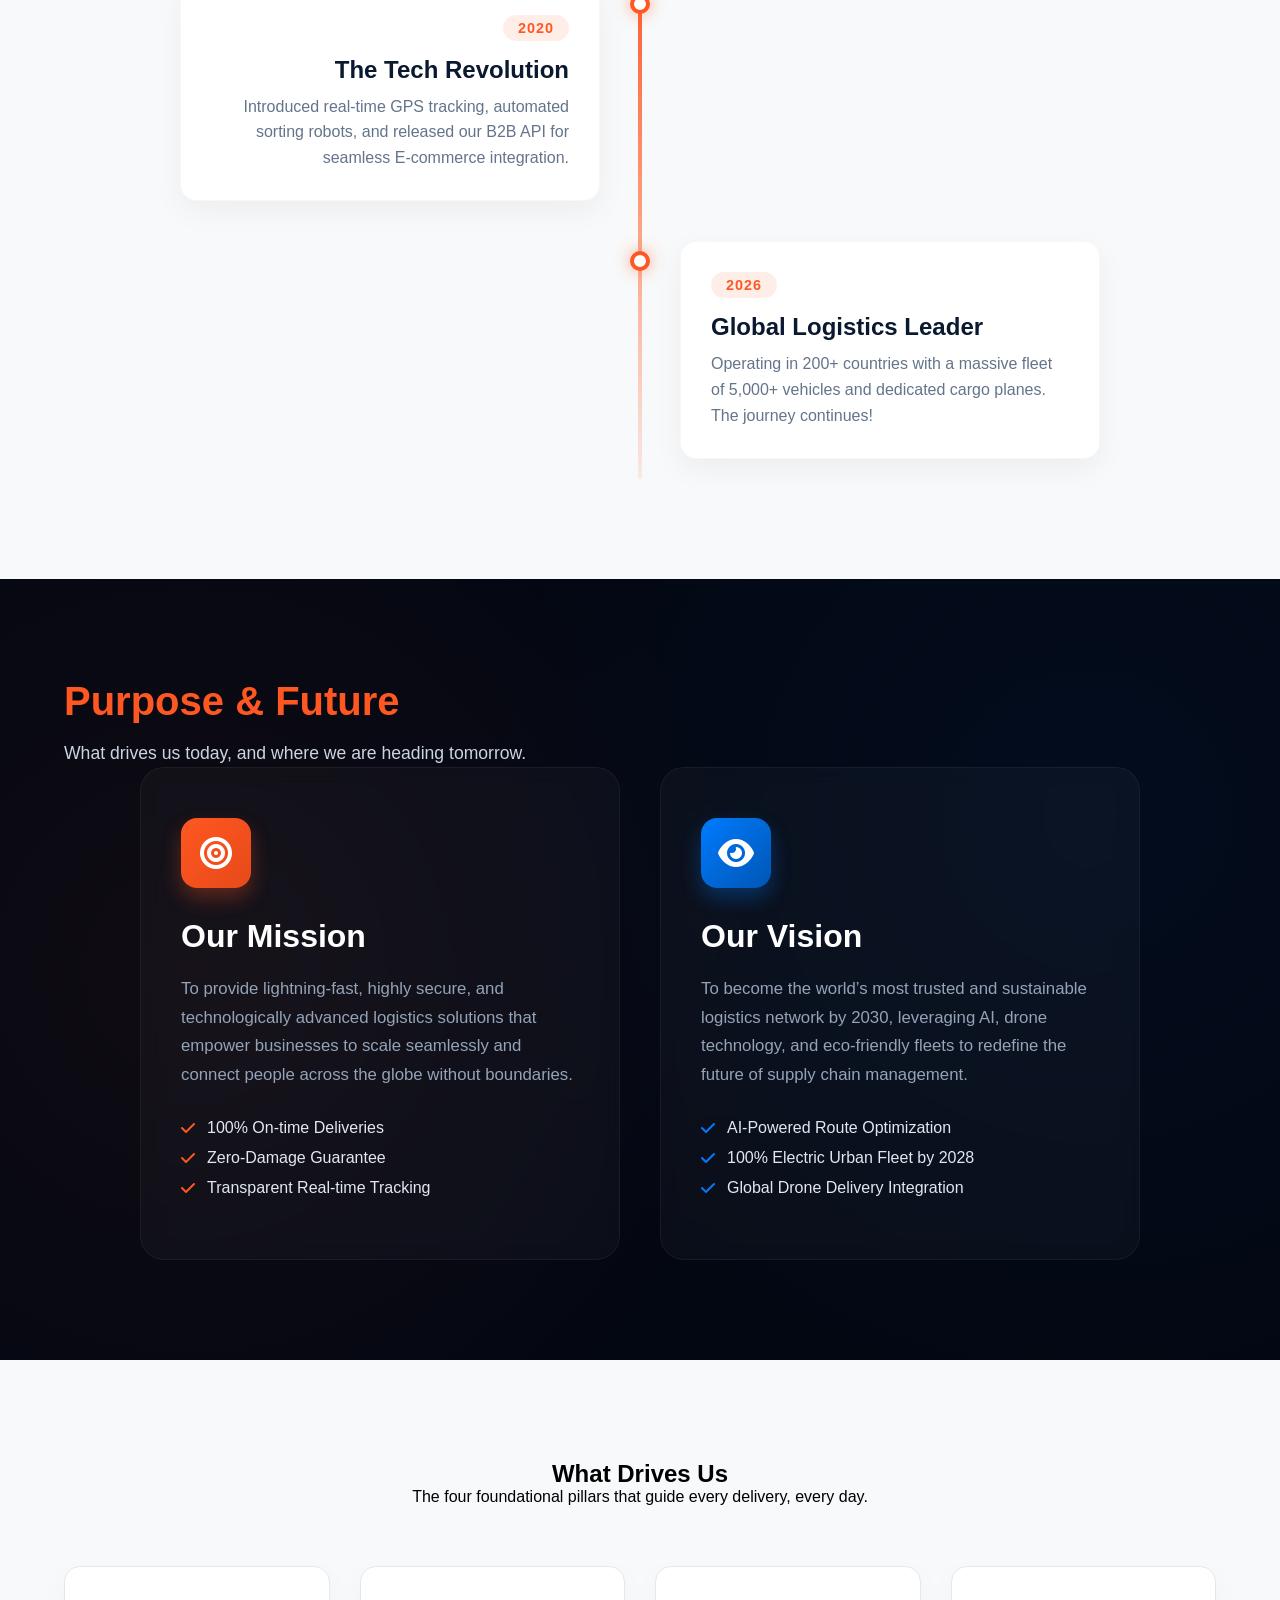
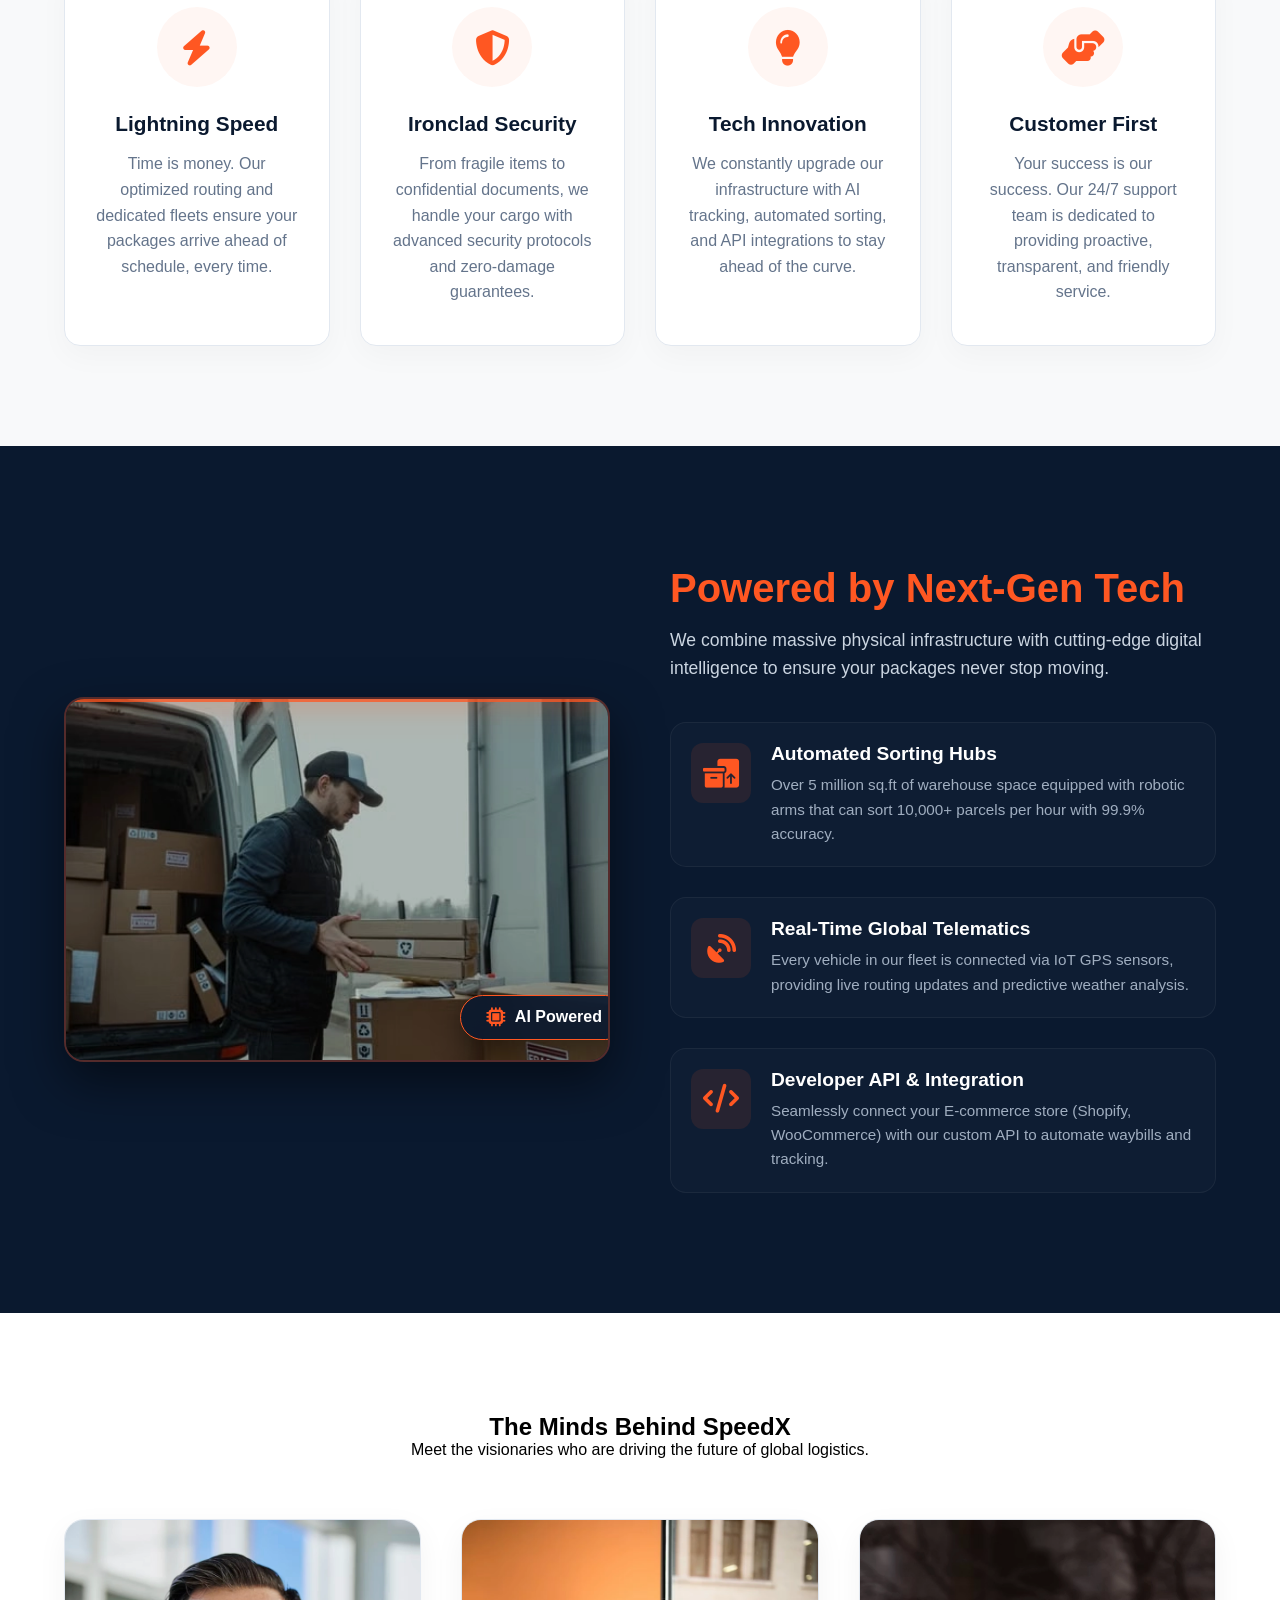
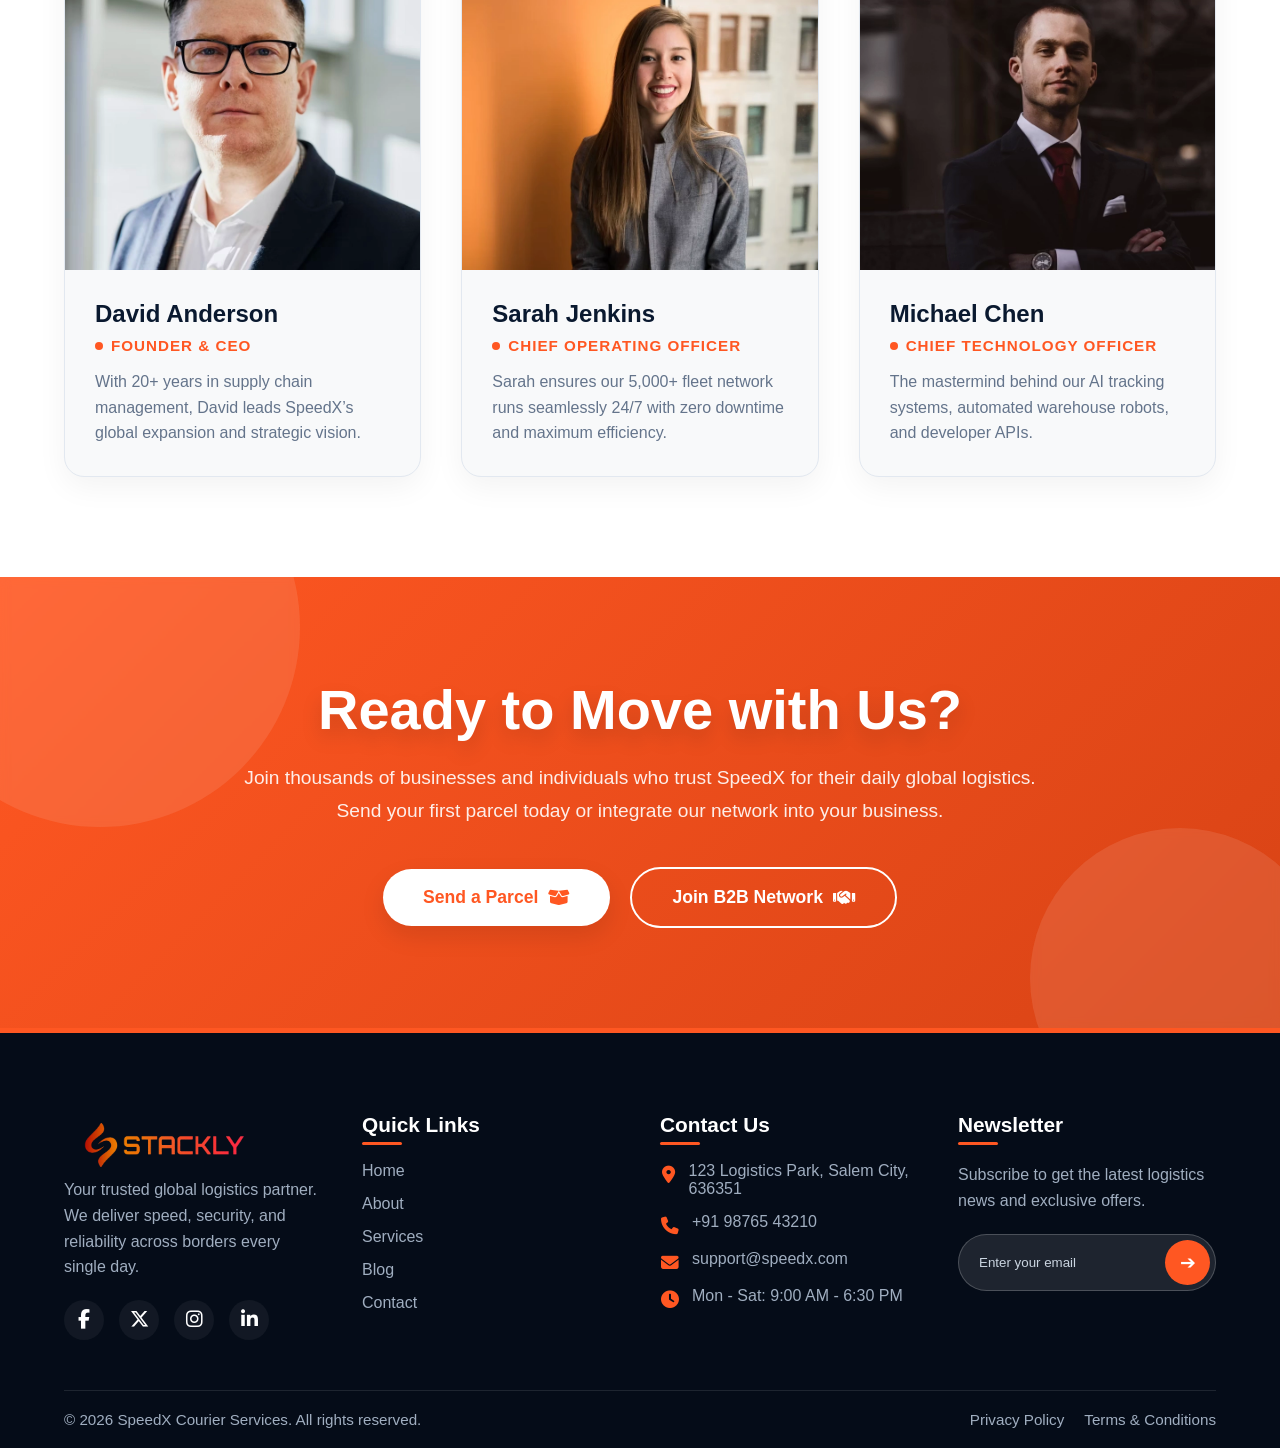
<file: about.html>
<!DOCTYPE html>
<html lang="en">

<head>
  <meta charset="UTF-8">
  <meta name="viewport" content="width=device-width, initial-scale=1.0">
  <title>About</title>
  <link rel="stylesheet" href="about.css">
  <link rel="stylesheet" href="Courier.css">
  <link rel="stylesheet" href="https://cdnjs.cloudflare.com/ajax/libs/font-awesome/6.4.2/css/all.min.css">
</head>

<body>


  <header class="header">

    <a href="index.html" class="logo-container">
      <img src="./asset/stackly-logo (1) 2.webp" alt="Company Logo" class="logo-img">
    </a>

    <ul class="nav-links">
      <li><a href="index.html">Home</a></li>
      <li><a href="about.html">About</a></li>
      <li><a href="services.html">Services</a></li>
      <li><a href="blog.html">Blog</a></li>
      <li><a href="contact.html">Contact</a></li>
      <li><a href="login.html" class="btn-login">Login</a></li>
    </ul>

    <div class="hamburger">
      <div class="line1"></div>
      <div class="line2"></div>
      <div class="line3"></div>
    </div>
  </header>


  <section class="about-hero-section">


    <div class="moving-grid"></div>
    <div class="hero-glow-orb orb-left"></div>
    <div class="hero-glow-orb orb-right"></div>

    <div class="container about-hero-container">


      <div class="hero-content">
        <div class="hero-badge" data-aos="fade-down" data-aos-duration="1000">
          <span class="badge-dot"></span> Welcome to SpeedX
        </div>

        <h1 class="about-hero-title" data-aos="fade-right" data-aos-delay="200" data-aos-duration="1200">
          Driving <span class="highlight-orange">Global</span> Connections
        </h1>

        <p class="about-hero-subtitle" data-aos="fade-right" data-aos-delay="400" data-aos-duration="1000">
          We don’t just move packages. We bridge the gap between businesses and people across 200+ countries with
          unmatched speed, ultimate security, and cutting-edge technology.
        </p>

        <div class="about-hero-actions" data-aos="fade-right" data-aos-delay="600" data-aos-duration="1000">
          <a href="404.html" class="btn-primary-glow">Explore Our Journey <i class="fa-solid fa-arrow-down"></i></a>
          <a href="404.html" class="btn-outline-light">Partner With Us</a>
        </div>
      </div>


      <div class="hero-visual" data-aos="zoom-in-left" data-aos-delay="300" data-aos-duration="1200">
        <div class="image-wrapper">


          <img src="./asset/co a.webp" alt="Global Logistics" class="floating-main-img">


          <div class="float-card tech-card-1" data-aos="fade-down" data-aos-delay="800">
            <div class="card-icon">🌍</div>
            <div class="card-text">
              <h4>200+</h4>
              <span>Countries</span>
            </div>
          </div>


          <div class="float-card tech-card-2" data-aos="fade-up" data-aos-delay="1000">
            <div class="card-icon">⚡</div>
            <div class="card-text">
              <h4>24/7</h4>
              <span>Fast Delivery</span>
            </div>
          </div>

        </div>
      </div>

    </div>
  </section>

 
  <section id="journey" class="timeline-section">
    <div class="container">


      <div class="section-header" data-aos="fade-up" data-aos-duration="1000">
        <h2>The Road Travelled</h2>
        <p>From a small local courier to a global logistics powerhouse. Here is our story.</p>
      </div>


      <div class="timeline-container">


        <div class="timeline-line"></div>


        <div class="timeline-item left">
          <div class="timeline-dot" data-aos="zoom-in" data-aos-duration="600" data-aos-delay="200"></div>
          <div class="timeline-content" data-aos="fade-right" data-aos-duration="1000" data-aos-delay="200">
            <span class="timeline-year">2010</span>
            <h3>The Inception</h3>
            <p>Started in a small 200 sq.ft office with just 3 delivery vans, focusing entirely on same-day local city
              deliveries.</p>
          </div>
        </div>


        <div class="timeline-item right">
          <div class="timeline-dot" data-aos="zoom-in" data-aos-duration="600" data-aos-delay="400"></div>
          <div class="timeline-content" data-aos="fade-left" data-aos-duration="1000" data-aos-delay="400">
            <span class="timeline-year">2015</span>
            <h3>Going National</h3>
            <p>Expanded our network across all major tier-1 and tier-2 cities. Launched our first 50,000 sq.ft mega
              sorting hub.</p>
          </div>
        </div>


        <div class="timeline-item left">
          <div class="timeline-dot" data-aos="zoom-in" data-aos-duration="600" data-aos-delay="600"></div>
          <div class="timeline-content" data-aos="fade-right" data-aos-duration="1000" data-aos-delay="600">
            <span class="timeline-year">2020</span>
            <h3>The Tech Revolution</h3>
            <p>Introduced real-time GPS tracking, automated sorting robots, and released our B2B API for seamless
              E-commerce integration.</p>
          </div>
        </div>


        <div class="timeline-item right">
          <div class="timeline-dot" data-aos="zoom-in" data-aos-duration="600" data-aos-delay="800"></div>
          <div class="timeline-content" data-aos="fade-left" data-aos-duration="1000" data-aos-delay="800">
            <span class="timeline-year">2026</span>
            <h3>Global Logistics Leader</h3>
            <p>Operating in 200+ countries with a massive fleet of 5,000+ vehicles and dedicated cargo planes. The
              journey continues!</p>
          </div>
        </div>

      </div>

    </div>
  </section>

  
  <section id="mission-vision" class="mv-section">


    <div class="mv-bg-pattern"></div>

    <div class="container">

      <div class="section-header-dark" data-aos="fade-down" data-aos-duration="1000">
        <h2>Purpose & Future</h2>
        <p>What drives us today, and where we are heading tomorrow.</p>
      </div>

      <div class="mv-grid">


        <div class="mv-card mission-card" data-aos="zoom-in-up" data-aos-duration="1000" data-aos-delay="200">
          <div class="mv-icon-wrapper">
            <div class="ripple-ring"></div>
            <i class="fa-solid fa-bullseye mv-icon"></i>
          </div>
          <h3>Our Mission</h3>
          <p>
            To provide lightning-fast, highly secure, and technologically advanced logistics solutions that empower
            businesses to scale seamlessly and connect people across the globe without boundaries.
          </p>
          <ul class="mv-list">
            <li><i class="fa-solid fa-check"></i> 100% On-time Deliveries</li>
            <li><i class="fa-solid fa-check"></i> Zero-Damage Guarantee</li>
            <li><i class="fa-solid fa-check"></i> Transparent Real-time Tracking</li>
          </ul>
        </div>


        <div class="mv-card vision-card" data-aos="zoom-in-up" data-aos-duration="1000" data-aos-delay="400">
          <div class="mv-icon-wrapper">
            <div class="ripple-ring"></div>
            <i class="fa-solid fa-eye mv-icon"></i>
          </div>
          <h3>Our Vision</h3>
          <p>
            To become the world’s most trusted and sustainable logistics network by 2030, leveraging AI, drone
            technology, and eco-friendly fleets to redefine the future of supply chain management.
          </p>
          <ul class="mv-list">
            <li><i class="fa-solid fa-check"></i> AI-Powered Route Optimization</li>
            <li><i class="fa-solid fa-check"></i> 100% Electric Urban Fleet by 2028</li>
            <li><i class="fa-solid fa-check"></i> Global Drone Delivery Integration</li>
          </ul>
        </div>

      </div>

    </div>
  </section>

  
  <section id="values" class="values-section">
    <div class="container">


      <div class="section-header" data-aos="fade-down" data-aos-duration="1000">
        <h2>What Drives Us</h2>
        <p>The four foundational pillars that guide every delivery, every day.</p>
      </div>


      <div class="values-grid">


        <div class="value-card" data-aos="flip-up" data-aos-delay="100" data-aos-duration="1000">
          <div class="value-icon-box">
            <i class="fa-solid fa-bolt"></i>
          </div>
          <h3>Lightning Speed</h3>
          <p>Time is money. Our optimized routing and dedicated fleets ensure your packages arrive ahead of schedule,
            every time.</p>
        </div>


        <div class="value-card" data-aos="flip-up" data-aos-delay="300" data-aos-duration="1000">
          <div class="value-icon-box">
            <i class="fa-solid fa-shield-halved"></i>
          </div>
          <h3>Ironclad Security</h3>
          <p>From fragile items to confidential documents, we handle your cargo with advanced security protocols and
            zero-damage guarantees.</p>
        </div>


        <div class="value-card" data-aos="flip-up" data-aos-delay="500" data-aos-duration="1000">
          <div class="value-icon-box">
            <i class="fa-solid fa-lightbulb"></i>
          </div>
          <h3>Tech Innovation</h3>
          <p>We constantly upgrade our infrastructure with AI tracking, automated sorting, and API integrations to stay
            ahead of the curve.</p>
        </div>


        <div class="value-card" data-aos="flip-up" data-aos-delay="700" data-aos-duration="1000">
          <div class="value-icon-box">
            <i class="fa-solid fa-handshake-angle"></i>
          </div>
          <h3>Customer First</h3>
          <p>Your success is our success. Our 24/7 support team is dedicated to providing proactive, transparent, and
            friendly service.</p>
        </div>

      </div>

    </div>
  </section>


  <section id="infrastructure" class="infra-section">
    <div class="container infra-container">


      <div class="infra-visual" data-aos="fade-right" data-aos-duration="1200">
        <div class="infra-img-wrapper">
          <img src="./asset/co1.webp" alt="Smart Warehouse Technology" class="infra-img">


          <div class="scanner-line"></div>


          <div class="infra-badge" data-aos="zoom-in" data-aos-delay="600">
            <i class="fa-solid fa-microchip"></i> AI Powered
          </div>
        </div>
      </div>


      <div class="infra-content" data-aos="fade-left" data-aos-duration="1200">
        <div class="section-header-dark align-left">
          <h2>Powered by Next-Gen Tech</h2>
          <p>We combine massive physical infrastructure with cutting-edge digital intelligence to ensure your packages
            never stop moving.</p>
        </div>

        <div class="infra-features">


          <div class="infra-item" data-aos="fade-up" data-aos-delay="200">
            <div class="infra-icon pulse-orange">
              <i class="fa-solid fa-boxes-packing"></i>
            </div>
            <div class="infra-text">
              <h4>Automated Sorting Hubs</h4>
              <p>Over 5 million sq.ft of warehouse space equipped with robotic arms that can sort 10,000+ parcels per
                hour with 99.9% accuracy.</p>
            </div>
          </div>


          <div class="infra-item" data-aos="fade-up" data-aos-delay="400">
            <div class="infra-icon pulse-orange">
              <i class="fa-solid fa-satellite-dish"></i>
            </div>
            <div class="infra-text">
              <h4>Real-Time Global Telematics</h4>
              <p>Every vehicle in our fleet is connected via IoT GPS sensors, providing live routing updates and
                predictive weather analysis.</p>
            </div>
          </div>


          <div class="infra-item" data-aos="fade-up" data-aos-delay="600">
            <div class="infra-icon pulse-orange">
              <i class="fa-solid fa-code"></i>
            </div>
            <div class="infra-text">
              <h4>Developer API & Integration</h4>
              <p>Seamlessly connect your E-commerce store (Shopify, WooCommerce) with our custom API to automate
                waybills and tracking.</p>
            </div>
          </div>

        </div>
      </div>

    </div>
  </section>

 
  <section id="leadership" class="leadership-section">
    <div class="container">


      <div class="section-header" data-aos="fade-down" data-aos-duration="1000">
        <h2>The Minds Behind SpeedX</h2>
        <p>Meet the visionaries who are driving the future of global logistics.</p>
      </div>


      <div class="leader-grid">


        <div class="leader-card" data-aos="zoom-out-up" data-aos-delay="100" data-aos-duration="1000">
          <div class="leader-img-wrapper">
            <img src="./asset/co2.webp" alt="CEO" class="leader-img">


            <div class="leader-social-overlay">
              <a href="404.html" class="leader-social" style="--delay: 0.1s;"><i
                  class="fa-brands fa-linkedin-in"></i></a>
              <a href="404.html" class="leader-social" style="--delay: 0.2s;"><i class="fa-brands fa-x-twitter"></i></a>
              <a href="404.html" class="leader-social" style="--delay: 0.3s;"><i class="fa-solid fa-envelope"></i></a>
            </div>
          </div>

          <div class="leader-info">
            <h3>David Anderson</h3>
            <span class="leader-role"><span class="role-dot pulse-dot"></span> Founder & CEO</span>
            <p>With 20+ years in supply chain management, David leads SpeedX’s global expansion and strategic vision.
            </p>
          </div>
        </div>


        <div class="leader-card" data-aos="zoom-out-up" data-aos-delay="300" data-aos-duration="1000">
          <div class="leader-img-wrapper">
            <img src="./asset/co3.webp" alt="COO" class="leader-img">

            <div class="leader-social-overlay">
              <a href="404.html" class="leader-social" style="--delay: 0.1s;"><i
                  class="fa-brands fa-linkedin-in"></i></a>
              <a href="404.html" class="leader-social" style="--delay: 0.2s;"><i class="fa-brands fa-x-twitter"></i></a>
              <a href="404.html" class="leader-social" style="--delay: 0.3s;"><i class="fa-solid fa-envelope"></i></a>
            </div>
          </div>

          <div class="leader-info">
            <h3>Sarah Jenkins</h3>
            <span class="leader-role"><span class="role-dot pulse-dot"></span> Chief Operating Officer</span>
            <p>Sarah ensures our 5,000+ fleet network runs seamlessly 24/7 with zero downtime and maximum efficiency.
            </p>
          </div>
        </div>


        <div class="leader-card" data-aos="zoom-out-up" data-aos-delay="500" data-aos-duration="1000">
          <div class="leader-img-wrapper">
            <img src="./asset/co4.webp" alt="CTO" class="leader-img">

            <div class="leader-social-overlay">
              <a href="404.html" class="leader-social" style="--delay: 0.1s;"><i
                  class="fa-brands fa-linkedin-in"></i></a>
              <a href="404.html" class="leader-social" style="--delay: 0.2s;"><i class="fa-brands fa-github"></i></a>
              <a href="404.html" class="leader-social" style="--delay: 0.3s;"><i class="fa-solid fa-envelope"></i></a>
            </div>
          </div>

          <div class="leader-info">
            <h3>Michael Chen</h3>
            <span class="leader-role"><span class="role-dot pulse-dot"></span> Chief Technology Officer</span>
            <p>The mastermind behind our AI tracking systems, automated warehouse robots, and developer APIs.</p>
          </div>
        </div>

      </div>
    </div>
  </section>

  
  <section class="about-cta-section" data-aos="fade-up" data-aos-duration="1000">


    <div class="cta-circle circle-1"></div>
    <div class="cta-circle circle-2"></div>

    <div class="container">
      <div class="cta-content-wrapper">

        <h2 data-aos="fade-down" data-aos-delay="200" data-aos-duration="1000">
          Ready to Move with Us?
        </h2>

        <p data-aos="fade-up" data-aos-delay="400" data-aos-duration="1000">
          Join thousands of businesses and individuals who trust SpeedX for their daily global logistics. Send your
          first parcel today or integrate our network into your business.
        </p>

        <div class="cta-actions" data-aos="zoom-in" data-aos-delay="600" data-aos-duration="1000">
          <a href="404.html" class="btn-white-pulse">
            Send a Parcel <i class="fa-solid fa-box-open"></i>
          </a>
          <a href="404.html" class="btn-outline-navy">
            Join B2B Network <i class="fa-solid fa-handshake"></i>
          </a>
        </div>

      </div>
    </div>
  </section>

  <footer class="footer-section">
    <div class="container">

      <div class="footer-grid">


        <div class="footer-col" data-aos="fade-up" data-aos-delay="100">
          <a href="index.html" class="logo-container">
            <img src="./asset/stackly-logo (1) 2.webp" alt="Company Logo" class="logo-img">
          </a>
          <p class="footer-about">
            Your trusted global logistics partner. We deliver speed, security, and reliability across borders every
            single day.
          </p>
          <div class="social-links">
            <a href="404.html" class="social-icon"><i class="fa-brands fa-facebook-f"></i></a>
            <a href="404.html" class="social-icon"><i class="fa-brands fa-x-twitter"></i></a>
            <a href="404.html" class="social-icon"><i class="fa-brands fa-instagram"></i></a>
            <a href="404.html" class="social-icon"><i class="fa-brands fa-linkedin-in"></i></a>
          </div>
        </div>


        <div class="footer-col" data-aos="fade-up" data-aos-delay="200">
          <h3>Quick Links</h3>
          <ul class="footer-links">
            <li><a href="index.html">Home</a></li>
            <li><a href="about.html">About</a></li>
            <li><a href="services.html">Services</a></li>
            <li><a href="blog.html">Blog</a></li>
            <li><a href="contact.html">Contact</a></li>
          </ul>
        </div>


        <div class="footer-col" data-aos="fade-up" data-aos-delay="300">
          <h3>Contact Us</h3>
          <ul class="footer-contact">
            <li><i class="fa-solid fa-location-dot"></i> 123 Logistics Park, Salem City, 636351</li>
            <li><i class="fa-solid fa-phone"></i> +91 98765 43210</li>
            <li><i class="fa-solid fa-envelope"></i> support@speedx.com</li>
            <li><i class="fa-solid fa-clock"></i> Mon - Sat: 9:00 AM - 6:30 PM</li>
          </ul>
        </div>



        <div class="footer-col" data-aos="fade-up" data-aos-delay="400">
          <h3>Newsletter</h3>
          <p>Subscribe to get the latest logistics news and exclusive offers.</p>


          <form id="newsletterForm" class="newsletter-form">
            <input type="email" id="newsletterEmail" placeholder="Enter your email">
            <button type="submit" id="newsletterBtn">➔</button>
          </form>


          <p id="newsletterMsg" class="newsletter-msg"></p>
        </div>

      </div>


      <div class="footer-bottom" data-aos="fade-in" data-aos-delay="600">
        <p>&copy; 2026 SpeedX Courier Services. All rights reserved.</p>
        <div class="bottom-links">
          <a href="404.html">Privacy Policy</a>
          <a href="404.html">Terms & Conditions</a>

        </div>
      </div>

    </div>
  </footer>

  <script src="main.js"></script>
</body>

</html>
</file>
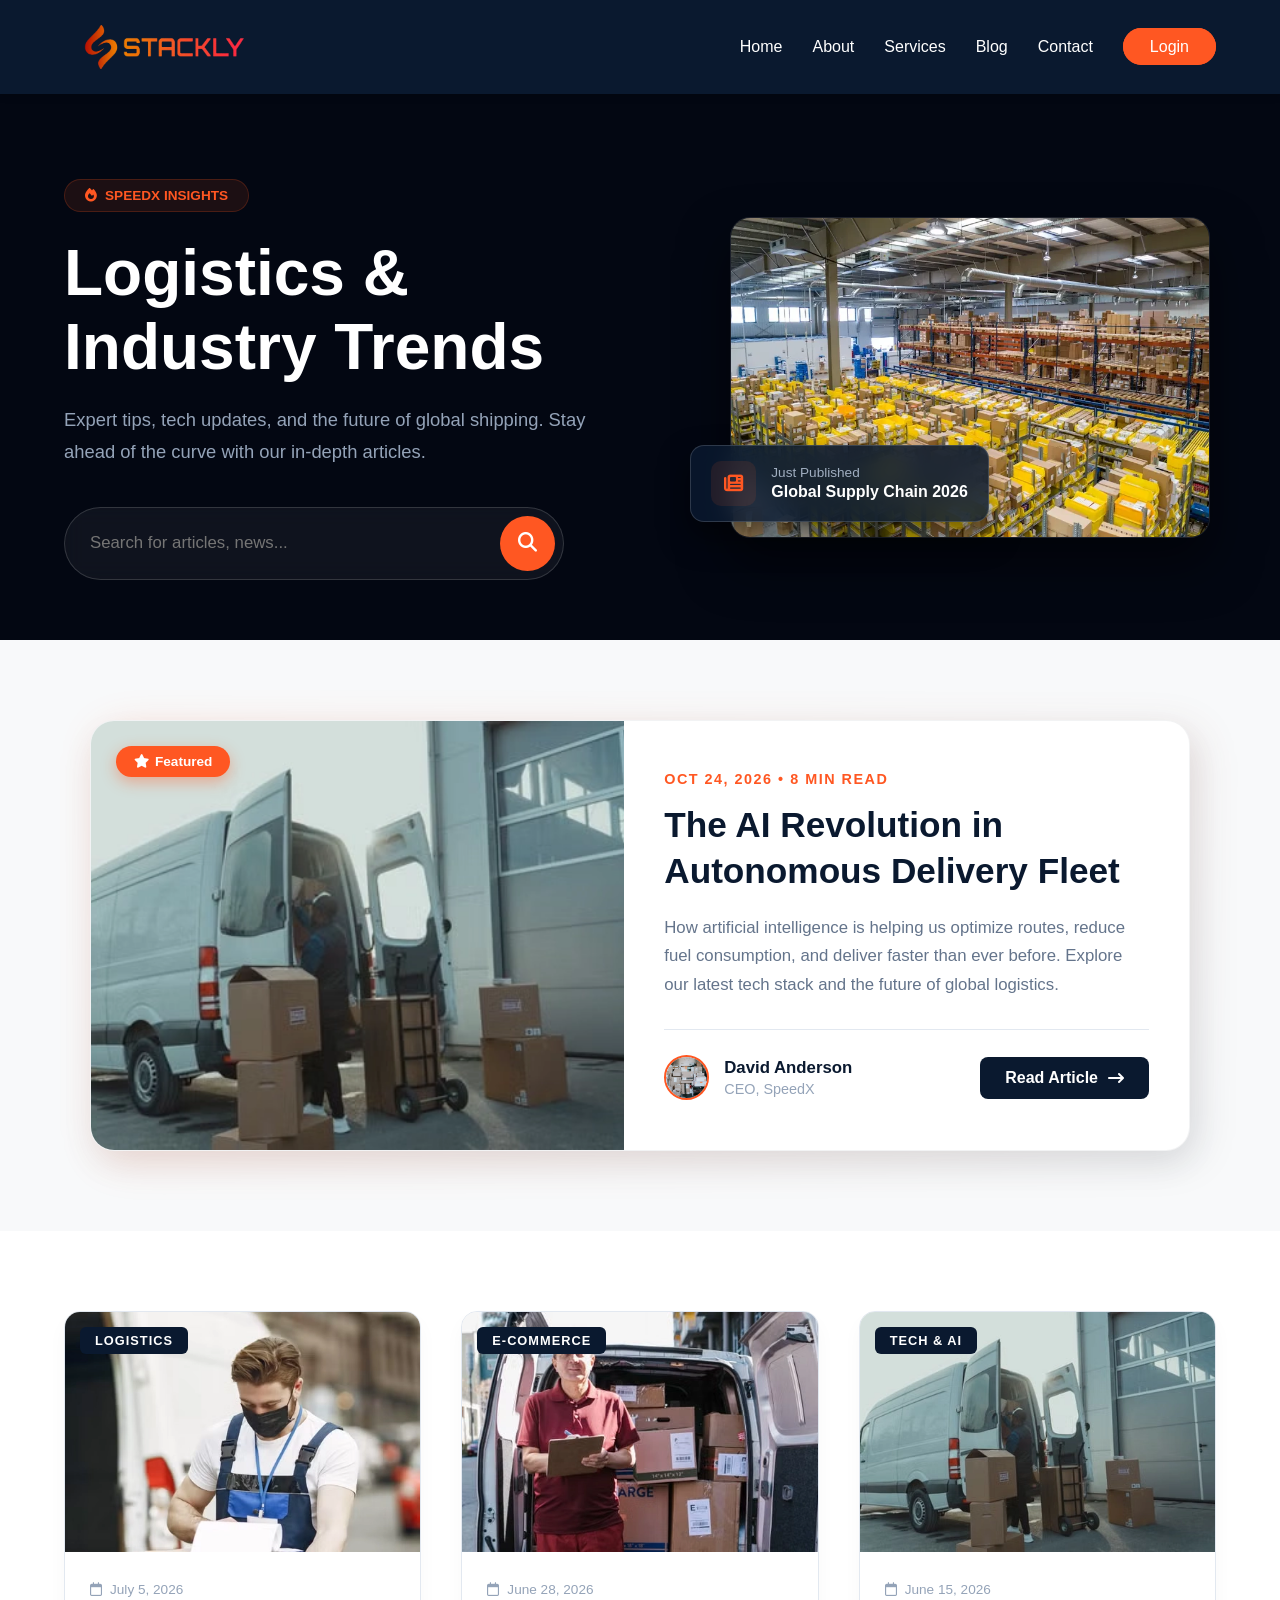
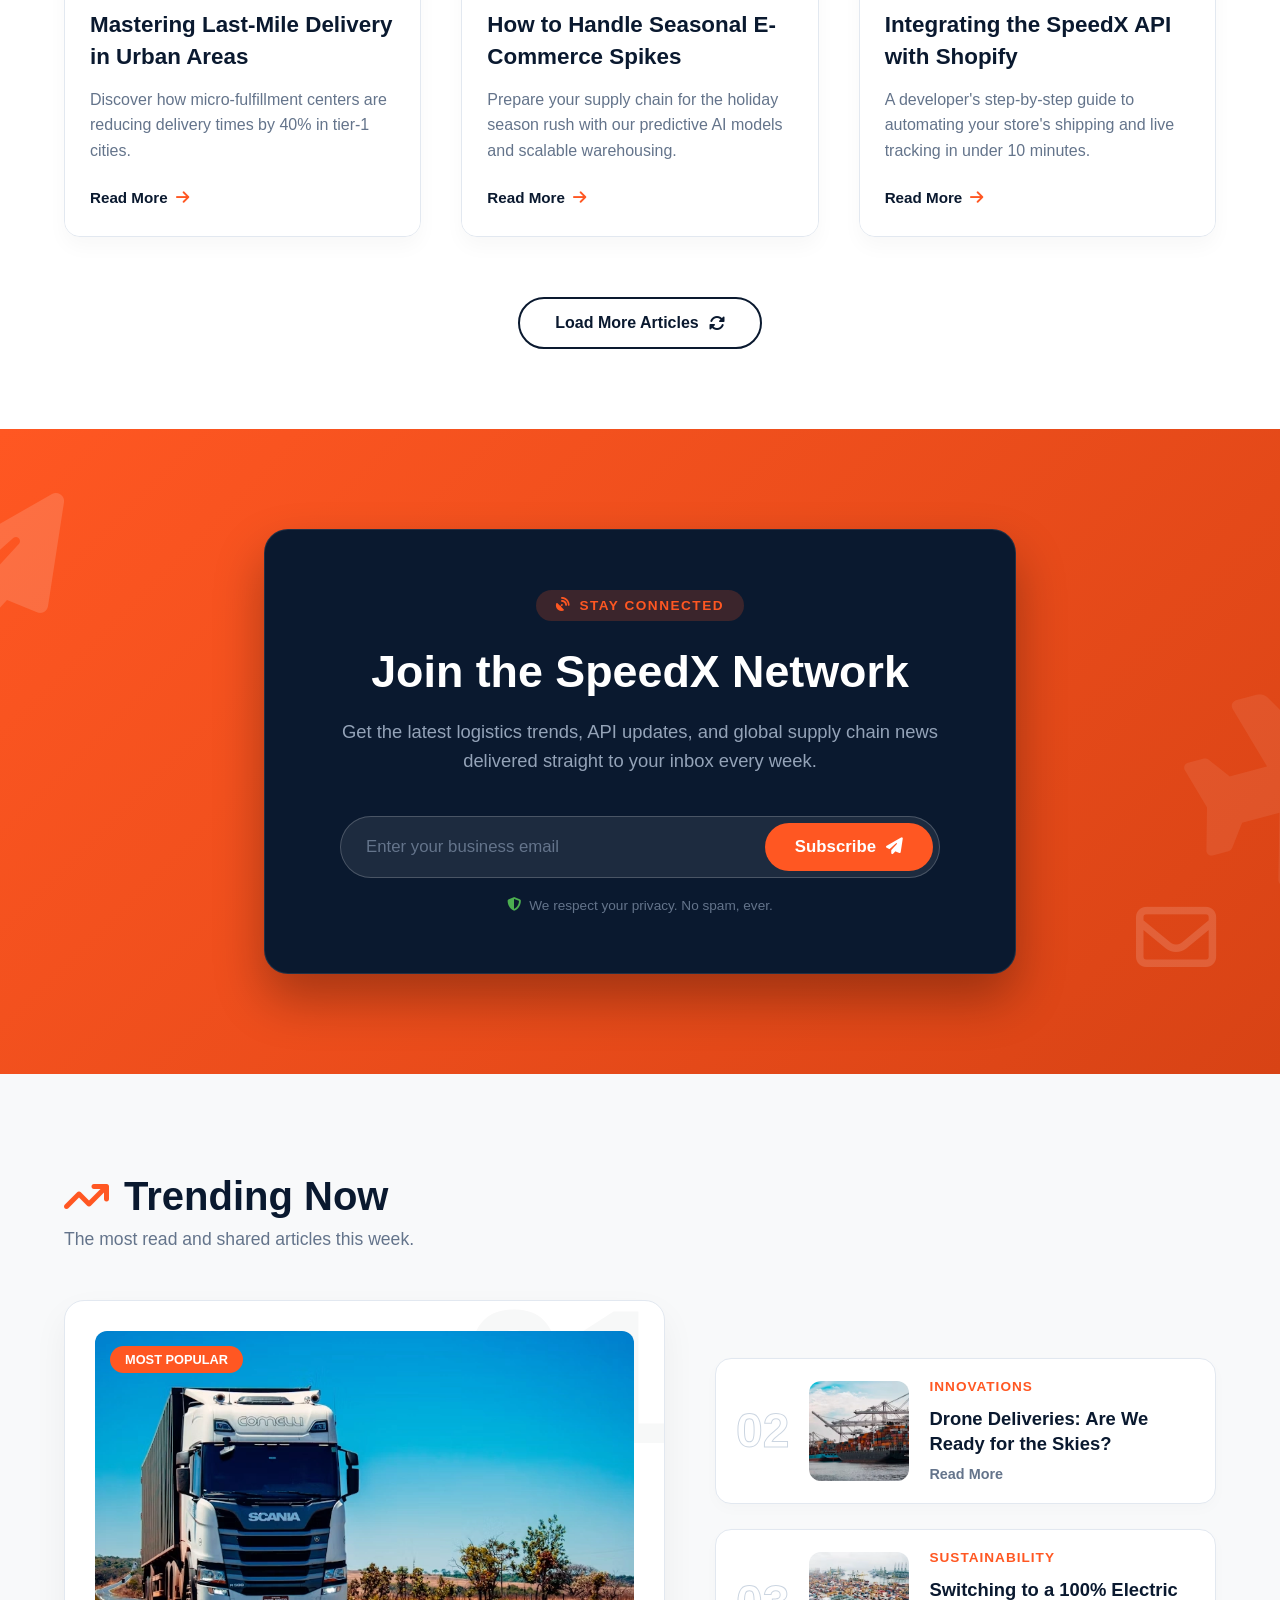
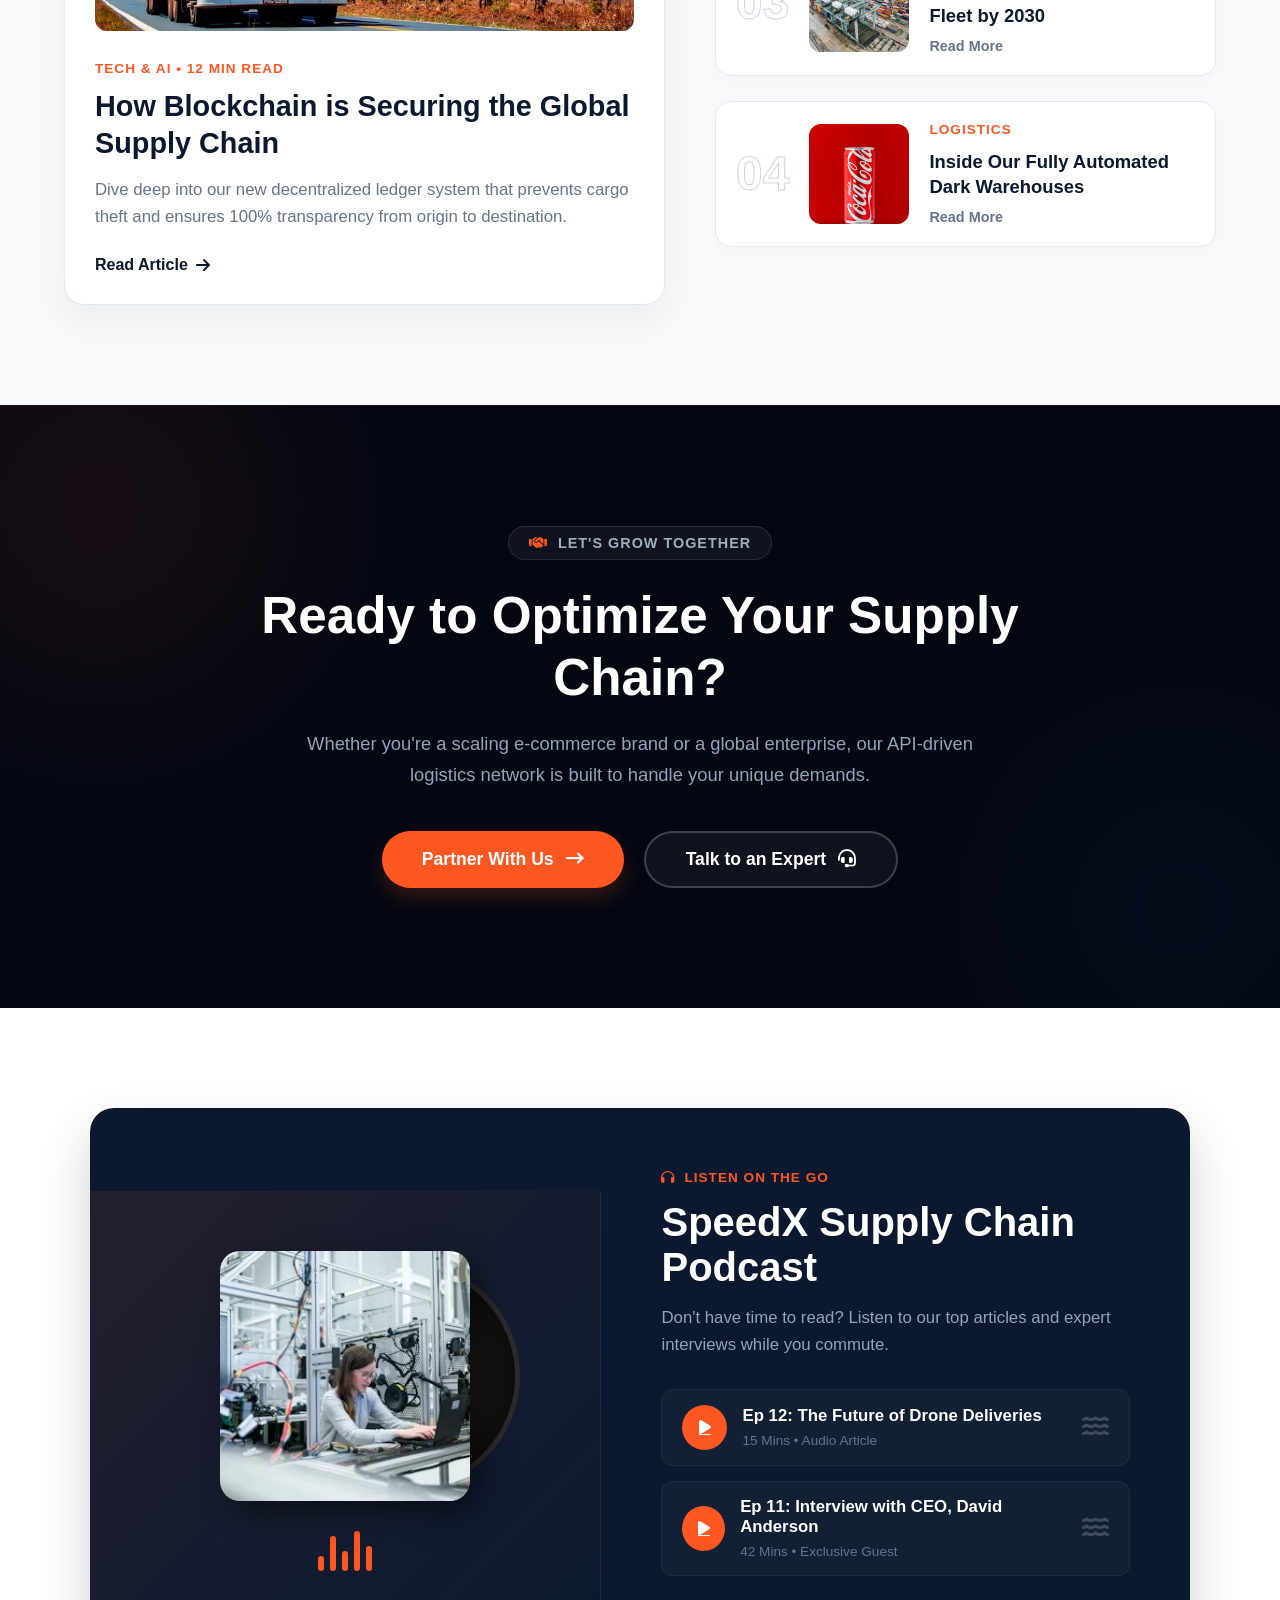
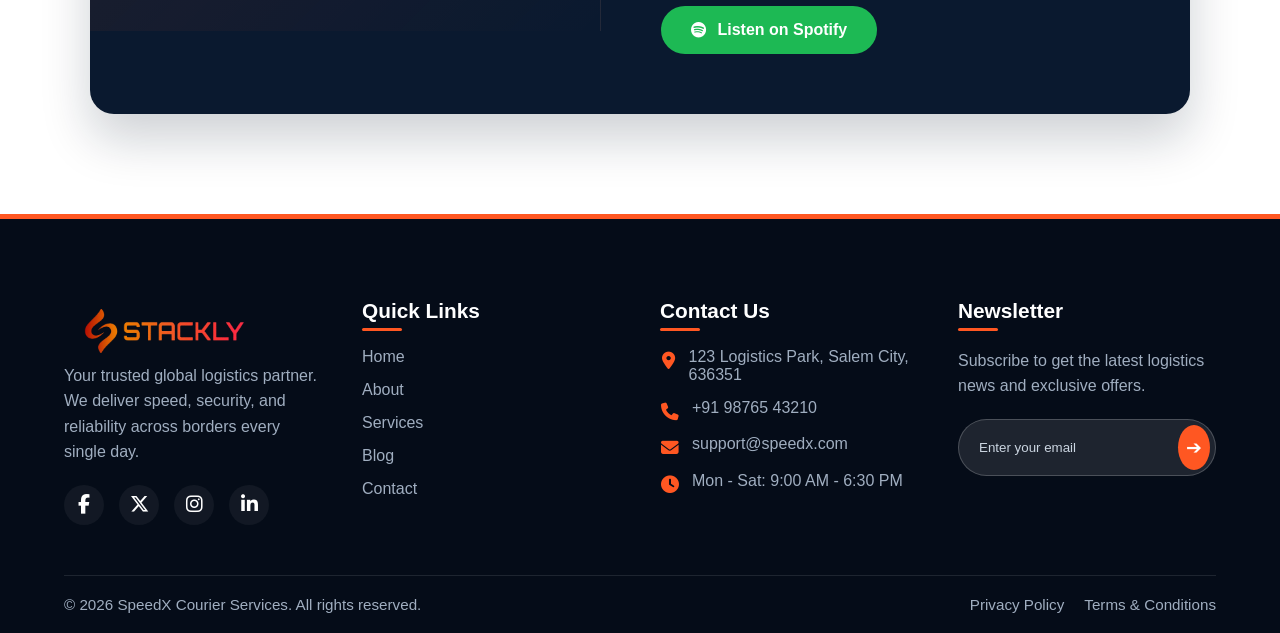
<file: blog.html>
<!DOCTYPE html>
<html lang="en">

<head>
  <meta charset="UTF-8">
  <meta name="viewport" content="width=device-width, initial-scale=1.0">
  <title>Blob</title>
  <link rel="stylesheet" href="blog.css">
  <link rel="stylesheet" href="Courier.css">
  <link rel="stylesheet" href="https://cdnjs.cloudflare.com/ajax/libs/font-awesome/6.4.2/css/all.min.css">
</head>

<body>


  <header class="header">

    <a href="index.html" class="logo-container">
      <img src="./asset/stackly-logo (1) 2.webp" alt="Company Logo" class="logo-img">
    </a>

    <ul class="nav-links">
      <li><a href="index.html">Home</a></li>
      <li><a href="about.html">About</a></li>
      <li><a href="services.html">Services</a></li>
      <li><a href="blog.html">Blog</a></li>
      <li><a href="contact.html">Contact</a></li>
      <li><a href="login.html" class="btn-login">Login</a></li>
    </ul>

    <div class="hamburger">
      <div class="line1"></div>
      <div class="line2"></div>
      <div class="line3"></div>
    </div>
  </header>


  <section class="blog-hero">


    <div class="hero-glow-orb orb-navy"></div>
    <div class="hero-glow-orb orb-orange"></div>

    <div class="container blog-hero-container">


      <div class="blog-hero-content">
        <span class="blog-badge" data-aos="fade-down" data-aos-delay="200" data-aos-duration="1000">
          <i class="fa-solid fa-fire"></i> SpeedX Insights
        </span>

        <h1 data-aos="fade-right" data-aos-delay="400" data-aos-duration="1000">
          Logistics & <span class="highlight-orange">Industry</span> Trends
        </h1>

        <p data-aos="fade-right" data-aos-delay="600" data-aos-duration="1000">
          Expert tips, tech updates, and the future of global shipping. Stay ahead of the curve with our in-depth
          articles.
        </p>



        <form id="blogSearchForm" class="blog-search-box" data-aos="zoom-out-up" data-aos-delay="800"
          data-aos-duration="1000">

          <input type="text" id="searchInput" placeholder="Search for articles, news..." autocomplete="off">
          <button type="submit"><i class="fa-solid fa-magnifying-glass"></i></button>
        </form>
      </div>


      <div class="blog-hero-visual" data-aos="zoom-in-left" data-aos-delay="400" data-aos-duration="1200">
        <div class="blog-img-wrapper">

          <img src="./asset/cob.webp" alt="Logistics Insights" class="blog-main-img">


          <div class="float-article-card" data-aos="fade-down" data-aos-delay="1000" data-aos-duration="1000">
            <div class="float-icon-box pulse-orange">
              <i class="fa-solid fa-newspaper"></i>
            </div>
            <div class="float-text">
              <span>Just Published</span>
              <strong>Global Supply Chain 2026</strong>
            </div>
          </div>

        </div>
      </div>

    </div>
  </section>

 
  <section class="featured-blog-section">
    <div class="container">


      <div class="featured-card-wrapper" data-aos="zoom-in-up" data-aos-duration="1200">

        <div class="card-glow-bg"></div>

        <div class="featured-card">


          <div class="featured-img" data-aos="fade-right" data-aos-delay="200" data-aos-duration="1000">
            <img src="./asset/cob3.webp" alt="Featured Post">
            <span class="feat-tag pulse-tag"><i class="fa-solid fa-star"></i> Featured</span>
          </div>


          <div class="featured-text">

            <div data-aos="fade-left" data-aos-delay="300" data-aos-duration="1000">
              <span class="post-meta">Oct 24, 2026 • 8 Min Read</span>
              <h2>The AI Revolution in Autonomous Delivery Fleet</h2>
            </div>

            <p data-aos="fade-left" data-aos-delay="500" data-aos-duration="1000">
              How artificial intelligence is helping us optimize routes, reduce fuel consumption, and deliver faster
              than ever before. Explore our latest tech stack and the future of global logistics.
            </p>


            <div class="featured-footer" data-aos="fade-left" data-aos-delay="700" data-aos-duration="1000">
              <div class="author-info">
                <img src="./asset/co.webp" alt="Author" class="author-img">
                <span><strong>David Anderson</strong><br>CEO, SpeedX</span>
              </div>
              <a href="404.html" class="btn-read-more">Read Article <i
                  class="fa-solid fa-arrow-right-long arrow-slide"></i></a>
            </div>

          </div>

        </div>
      </div>

    </div>
  </section>



 
  <section class="blog-grid-section">
    <div class="container">

      <div class="blog-grid">


        <div class="blog-card" data-aos="fade-up" data-aos-delay="100" data-aos-duration="1000">

          <div class="shine-layer"></div>

          <div class="card-img-wrapper">
            <img src="./asset/cob1.webp" alt="Last Mile Delivery">
            <span class="card-badge pulse-badge">Logistics</span>
          </div>
          <div class="card-content">
            <span class="card-date"><i class="fa-regular fa-calendar"></i> July 5, 2026</span>
            <h3>Mastering Last-Mile Delivery in Urban Areas</h3>
            <p>Discover how micro-fulfillment centers are reducing delivery times by 40% in tier-1 cities.</p>
            <a href="404.html" class="card-btn">Read More <i class="fa-solid fa-arrow-right bounce-arrow"></i></a>
          </div>
        </div>


        <div class="blog-card" data-aos="fade-up" data-aos-delay="300" data-aos-duration="1000">
          <div class="shine-layer"></div>

          <div class="card-img-wrapper">
            <img src="./asset/cob2.webp" alt="E-Commerce Fulfillment">
            <span class="card-badge pulse-badge">E-Commerce</span>
          </div>
          <div class="card-content">
            <span class="card-date"><i class="fa-regular fa-calendar"></i> June 28, 2026</span>
            <h3>How to Handle Seasonal E-Commerce Spikes</h3>
            <p>Prepare your supply chain for the holiday season rush with our predictive AI models and scalable
              warehousing.</p>
            <a href="404.html" class="card-btn">Read More <i class="fa-solid fa-arrow-right bounce-arrow"></i></a>
          </div>
        </div>


        <div class="blog-card" data-aos="fade-up" data-aos-delay="500" data-aos-duration="1000">
          <div class="shine-layer"></div>

          <div class="card-img-wrapper">
            <img src="./asset/cob3.webp" alt="API Integration">
            <span class="card-badge pulse-badge">Tech & AI</span>
          </div>
          <div class="card-content">
            <span class="card-date"><i class="fa-regular fa-calendar"></i> June 15, 2026</span>
            <h3>Integrating the SpeedX API with Shopify</h3>
            <p>A developer's step-by-step guide to automating your store's shipping and live tracking in under 10
              minutes.</p>
            <a href="404.html" class="card-btn">Read More <i class="fa-solid fa-arrow-right bounce-arrow"></i></a>
          </div>
        </div>

      </div>


      <div class="load-more-container" data-aos="zoom-in" data-aos-delay="700">
        <a href="404.html" class="btn-outline-navy load-btn">
          Load More Articles <i class="fa-solid fa-rotate spin-icon"></i>
        </a>
      </div>

    </div>
  </section>


  <section class="newsletter-section">


    <i class="fa-solid fa-paper-plane float-bg plane-1"></i>
    <i class="fa-regular fa-envelope float-bg envelope-1"></i>
    <i class="fa-solid fa-plane float-bg plane-2"></i>

    <div class="container">
      <div class="newsletter-wrapper" data-aos="zoom-in" data-aos-duration="1000">

        <div class="newsletter-content">
          <span class="newsletter-badge" data-aos="fade-down" data-aos-delay="200">
            <i class="fa-solid fa-satellite-dish"></i> Stay Connected
          </span>
          <h2 data-aos="fade-up" data-aos-delay="300">Join the SpeedX Network</h2>
          <p data-aos="fade-up" data-aos-delay="400">
            Get the latest logistics trends, API updates, and global supply chain news delivered straight to your inbox
            every week.
          </p>
        </div>



        <form id="newsletterForm1" class="newsletter-form1" data-aos="fade-up" data-aos-delay="500" novalidate>
          <div class="newsletter-input-wrapper">

            <input type="email" id="newsletterEmail1" placeholder="Enter your business email" autocomplete="off">

            <button type="submit" class="btn-subscribe">
              Subscribe <i class="fa-solid fa-paper-plane send-icon"></i>
            </button>
          </div>
        </form>

        <p class="spam-notice" data-aos="fade-in" data-aos-delay="600">
          <i class="fa-solid fa-shield-halved"></i> We respect your privacy. No spam, ever.
        </p>

      </div>
    </div>
  </section>


  <section class="trending-section">
    <div class="container">


      <div class="trending-header" data-aos="fade-right" data-aos-duration="1000">
        <h2><i class="fa-solid fa-arrow-trend-up pulse-icon-orange"></i> Trending Now</h2>
        <p>The most read and shared articles this week.</p>
      </div>

      <div class="trending-grid">


        <div class="trend-main-card" data-aos="zoom-in-right" data-aos-duration="1200">
          <div class="trend-rank-bg">01</div>

          <div class="trend-img-box">
            <img src="./asset/cob4.webp" alt="Trending Top">
            <div class="trend-tag">Most Popular</div>
          </div>

          <div class="trend-content">
            <span class="trend-meta">Tech & AI • 12 Min Read</span>
            <h3>How Blockchain is Securing the Global Supply Chain</h3>
            <p>Dive deep into our new decentralized ledger system that prevents cargo theft and ensures 100%
              transparency from origin to destination.</p>
            <a href="404.html" class="btn-read-inline">Read Article <i
                class="fa-solid fa-arrow-right slide-arrow"></i></a>
          </div>
        </div>


        <div class="trend-list-wrapper">


          <div class="trend-list-item" data-aos="fade-left" data-aos-delay="200" data-aos-duration="1000">
            <div class="trend-list-rank">02</div>
            <div class="trend-list-img">
              <img src="./asset/cob5.webp" alt="Drone Delivery">
            </div>
            <div class="trend-list-text">
              <span class="trend-meta">Innovations</span>
              <h4>Drone Deliveries: Are We Ready for the Skies?</h4>
              <a href="404.html" class="read-link">Read More</a>
            </div>
          </div>


          <div class="trend-list-item" data-aos="fade-left" data-aos-delay="400" data-aos-duration="1000">
            <div class="trend-list-rank">03</div>
            <div class="trend-list-img">
              <img src="./asset/cob6.webp" alt="Green Logistics">
            </div>
            <div class="trend-list-text">
              <span class="trend-meta">Sustainability</span>
              <h4>Switching to a 100% Electric Fleet by 2030</h4>
              <a href="404.html" class="read-link">Read More</a>
            </div>
          </div>


          <div class="trend-list-item" data-aos="fade-left" data-aos-delay="600" data-aos-duration="1000">
            <div class="trend-list-rank">04</div>
            <div class="trend-list-img">
              <img src="./asset/cob7.webp" alt="Warehouse Automation">
            </div>
            <div class="trend-list-text">
              <span class="trend-meta">Logistics</span>
              <h4>Inside Our Fully Automated Dark Warehouses</h4>
              <a href="404.html" class="read-link">Read More</a>
            </div>
          </div>

        </div>

      </div>
    </div>
  </section>

 
  <section class="blog-cta-section" data-aos="zoom-out-up" data-aos-duration="1200">


    <div class="cta-glow orb-1"></div>
    <div class="cta-glow orb-2"></div>

    <div class="container cta-container">
      <div class="blog-cta-content">
        <span class="cta-badge" data-aos="fade-down" data-aos-delay="200">
          <i class="fa-solid fa-handshake"></i> Let's Grow Together
        </span>

        <h2 data-aos="fade-up" data-aos-delay="300">Ready to Optimize Your Supply Chain?</h2>

        <p data-aos="fade-up" data-aos-delay="400">
          Whether you're a scaling e-commerce brand or a global enterprise, our API-driven logistics network is built to
          handle your unique demands.
        </p>

        <div class="cta-action-btns" data-aos="zoom-in" data-aos-delay="600">
          <a href="404.html" class="btn-solid-orange">
            Partner With Us <i class="fa-solid fa-arrow-right-long action-arrow"></i>
          </a>
          <a href="404.html" class="btn-outline-glass">
            Talk to an Expert <i class="fa-solid fa-headset"></i>
          </a>
        </div>
      </div>
    </div>
  </section>

 
  <section class="blog-podcast-section">
    <div class="container">

      <div class="podcast-wrapper" data-aos="zoom-in" data-aos-duration="1200">


        <div class="podcast-visual" data-aos="fade-right" data-aos-delay="300">
          <div class="vinyl-record">
            <img src="./asset/cob8.webp" alt="Podcast Cover" class="cover-art">
            <div class="vinyl-disc spin-disc"></div>
          </div>


          <div class="audio-equalizer">
            <span class="bar bar-1"></span>
            <span class="bar bar-2"></span>
            <span class="bar bar-3"></span>
            <span class="bar bar-4"></span>
            <span class="bar bar-5"></span>
          </div>
        </div>


        <div class="podcast-content" data-aos="fade-left" data-aos-delay="500">
          <span class="podcast-badge"><i class="fa-solid fa-headphones"></i> Listen on the go</span>
          <h2>SpeedX Supply Chain Podcast</h2>
          <p>Don't have time to read? Listen to our top articles and expert interviews while you commute.</p>

          <div class="track-list">


            <div class="track-item" data-aos="flip-up" data-aos-delay="600">
              <a href="404.html" class="btn-play-circle"><i class="fa-solid fa-play"></i></a>
              <div class="track-info">
                <h4>Ep 12: The Future of Drone Deliveries</h4>
                <span>15 Mins • Audio Article</span>
              </div>
              <div class="track-wave"><i class="fa-solid fa-water"></i></div>
            </div>


            <div class="track-item" data-aos="flip-up" data-aos-delay="800">
              <a href="404.html" class="btn-play-circle"><i class="fa-solid fa-play"></i></a>
              <div class="track-info">
                <h4>Ep 11: Interview with CEO, David Anderson</h4>
                <span>42 Mins • Exclusive Guest</span>
              </div>
              <div class="track-wave"><i class="fa-solid fa-water"></i></div>
            </div>

          </div>

          <a href="404.html" class="btn-spotify">
            <i class="fa-brands fa-spotify"></i> Listen on Spotify
          </a>
        </div>

      </div>

    </div>
  </section>



  <footer class="footer-section">
    <div class="container">

      <div class="footer-grid">


        <div class="footer-col" data-aos="fade-up" data-aos-delay="100">
          <a href="index.html" class="logo-container">
            <img src="./asset/stackly-logo (1) 2.webp" alt="Company Logo" class="logo-img">
          </a>
          <p class="footer-about">
            Your trusted global logistics partner. We deliver speed, security, and reliability across borders every
            single day.
          </p>
          <div class="social-links">
            <a href="404.html" class="social-icon"><i class="fa-brands fa-facebook-f"></i></a>
            <a href="404.html" class="social-icon"><i class="fa-brands fa-x-twitter"></i></a>
            <a href="404.html" class="social-icon"><i class="fa-brands fa-instagram"></i></a>
            <a href="404.html" class="social-icon"><i class="fa-brands fa-linkedin-in"></i></a>
          </div>
        </div>


        <div class="footer-col" data-aos="fade-up" data-aos-delay="200">
          <h3>Quick Links</h3>
          <ul class="footer-links">
            <li><a href="index.html">Home</a></li>
            <li><a href="about.html">About</a></li>
            <li><a href="services.html">Services</a></li>
            <li><a href="blog.html">Blog</a></li>
            <li><a href="contact.html">Contact</a></li>
          </ul>
        </div>


        <div class="footer-col" data-aos="fade-up" data-aos-delay="300">
          <h3>Contact Us</h3>
          <ul class="footer-contact">
            <li><i class="fa-solid fa-location-dot"></i> 123 Logistics Park, Salem City, 636351</li>
            <li><i class="fa-solid fa-phone"></i> +91 98765 43210</li>
            <li><i class="fa-solid fa-envelope"></i> support@speedx.com</li>
            <li><i class="fa-solid fa-clock"></i> Mon - Sat: 9:00 AM - 6:30 PM</li>
          </ul>
        </div>



        <div class="footer-col" data-aos="fade-up" data-aos-delay="400">
          <h3>Newsletter</h3>
          <p>Subscribe to get the latest logistics news and exclusive offers.</p>


          <form id="newsletterForm" class="newsletter-form">
            <input type="email" id="newsletterEmail" placeholder="Enter your email">
            <button type="submit" id="newsletterBtn">➔</button>
          </form>


          <p id="newsletterMsg" class="newsletter-msg"></p>
        </div>

      </div>


      <div class="footer-bottom" data-aos="fade-in" data-aos-delay="600">
        <p>&copy; 2026 SpeedX Courier Services. All rights reserved.</p>
        <div class="bottom-links">
          <a href="#">Privacy Policy</a>
          <a href="#">Terms & Conditions</a>

        </div>
      </div>

    </div>
  </footer>

  <script>



    document.getElementById('blogSearchForm').addEventListener('submit', function (event) {

      event.preventDefault();

      const searchInput = document.getElementById('searchInput');
      const searchForm = document.getElementById('blogSearchForm');
      const query = searchInput.value.trim(); // Remove extra spaces

      if (query === '') {

        searchForm.classList.add('error-shake', 'error-border');
        searchInput.placeholder = "Please enter a keyword to search...";


        setTimeout(() => {
          searchForm.classList.remove('error-shake', 'error-border');
          searchInput.placeholder = "Search for articles, news...";
        }, 1000);

      } else {

        console.log('Searching for:', query);






        searchInput.value = '';
        window.location.href = '404.html'

      }
    });




    document.getElementById('newsletterForm1').addEventListener('submit', function (event) {
      event.preventDefault();

      const emailInput = document.getElementById('newsletterEmail1');
      const wrapper = document.querySelector('.newsletter-input-wrapper');
      const emailValue = emailInput.value.trim();


      const emailRegex = /^[^\s@]+@[^\s@]+\.[^\s@]+$/;

      if (!emailRegex.test(emailValue)) {

        wrapper.classList.add('error-shake', 'error-border');
        emailInput.value = '';
        emailInput.placeholder = "Please enter a valid email format...";


        setTimeout(() => {
          wrapper.classList.remove('error-shake', 'error-border');
          emailInput.placeholder = "Enter your business email";
        }, 1500);

      } else {


        emailInput.value = '';
        emailInput.placeholder = "Successfully Subscribed!";
        window.location.href = '404.html'
      }
    });
  </script>

  </script>

  <script src="main.js"></script>
</body>

</html>
</file>
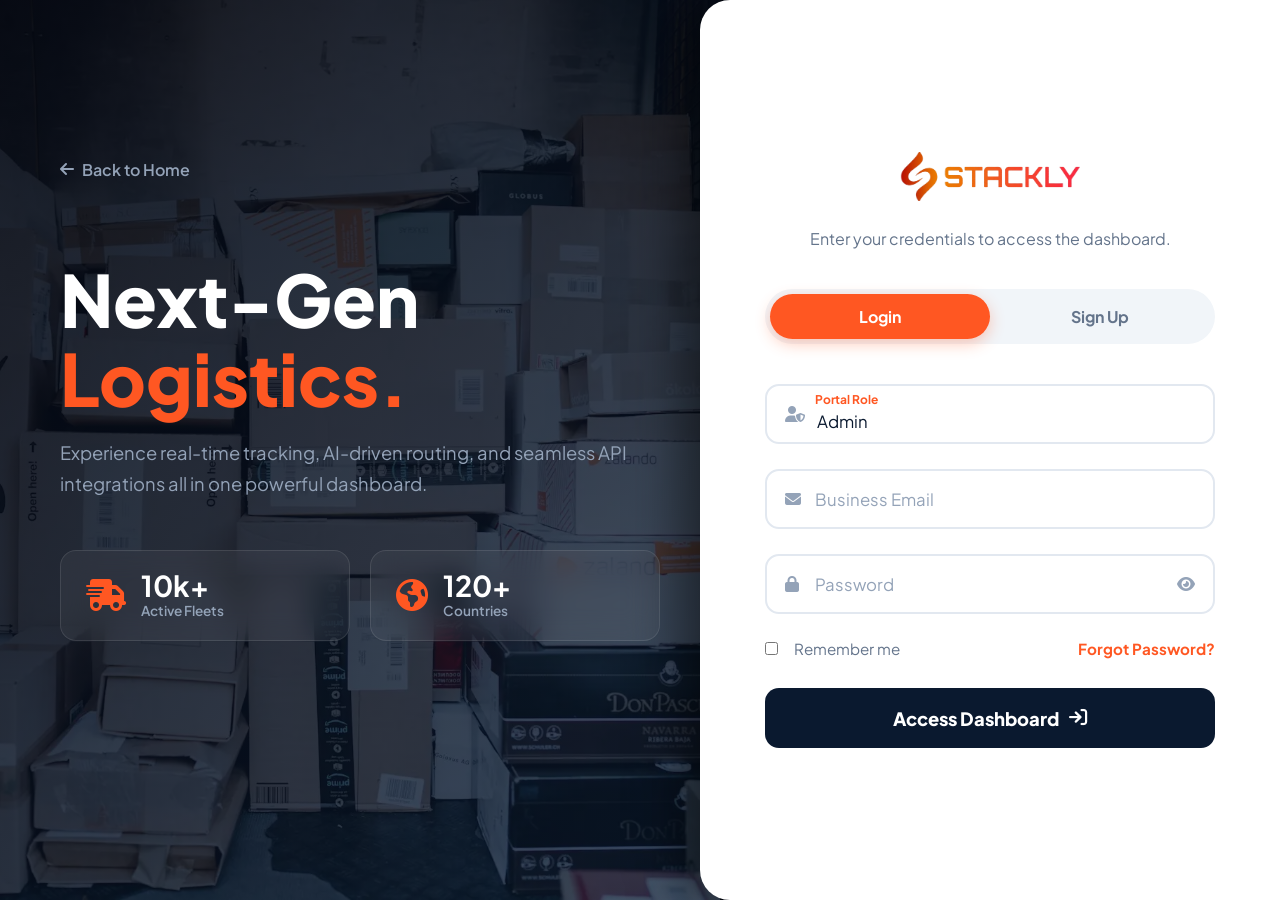
<file: login.html>
<!DOCTYPE html>
<html lang="en">

<head>
    <meta charset="UTF-8">
    <meta name="viewport" content="width=device-width, initial-scale=1.0">
    <title>Login</title>
    <link rel="stylesheet" href="login.css">
    <link rel="stylesheet" href="https://cdnjs.cloudflare.com/ajax/libs/font-awesome/6.5.1/css/all.min.css">
</head>

<body>

    <div class="auth-split-container">


        <div class="auth-banner">

            <img src="./asset/co.webp" alt="Cargo Ship" class="banner-bg">
            <div class="banner-overlay"></div>

            <div class="banner-content">
                <a href="index.html" class="back-link"><i class="fa-solid fa-arrow-left"></i> Back to Home</a>

                <div class="banner-text">

                    <h1>Next-Gen<br><span class="text-orange">Logistics.</span></h1>
                    <p>Experience real-time tracking, AI-driven routing, and seamless API integrations all in one
                        powerful dashboard.</p>
                </div>


                <div class="glass-stats-wrapper">
                    <div class="glass-stat-card delay-1">
                        <i class="fa-solid fa-truck-fast"></i>
                        <div>
                            <h4>10k+</h4>
                            <span>Active Fleets</span>
                        </div>
                    </div>
                    <div class="glass-stat-card delay-2">
                        <i class="fa-solid fa-earth-americas"></i>
                        <div>
                            <h4>120+</h4>
                            <span>Countries</span>
                        </div>
                    </div>
                </div>
            </div>
        </div>


        <div class="auth-form-area">
            <div class="form-container">

                <div class="form-header">
                    <div class="logo">
                        <img src="./asset/stackly-logo (1) 2.webp" alt="Company Logo" class="logo-img">
                    </div>
                    <p>Enter your credentials to access the dashboard.</p>
                </div>


                <div class="pill-tabs">
                    <div class="pill-slider" id="pillSlider"></div>
                    <button class="pill-btn active" id="btnShowLogin">Login</button>
                    <button class="pill-btn" id="btnShowSignup">Sign Up</button>
                </div>


                <form id="loginForm" class="auth-form active-form" novalidate>

                    <div class="input-group">
                        <i class="fa-solid fa-user-shield group-icon"></i>
                        <select id="loginRole" required>

                            <option value="admin">Admin </option>
                            <option value="user">User</option>
                        </select>
                        <label>Portal Role</label>
                    </div>

                    <div class="input-group">
                        <i class="fa-solid fa-envelope group-icon"></i>
                        <input type="email" id="loginEmail" placeholder=" " required>
                        <label>Business Email</label>
                        <span class="error-msg" id="loginEmailError"></span>
                    </div>

                    <div class="input-group">
                        <i class="fa-solid fa-lock group-icon"></i>
                        <input type="password" id="loginPassword" placeholder=" " required>
                        <label>Password</label>
                        <i class="fa-solid fa-eye toggle-pwd"></i>
                        <span class="error-msg" id="loginPasswordError"></span>
                    </div>

                    <div class="form-actions">
                        <label class="remember-checkbox">
                            <input type="checkbox">
                            <span class="checkmark"></span> Remember me
                        </label>
                        <a href="404.html" class="forgot-link">Forgot Password?</a>
                    </div>

                    <button type="submit" class="btn-primary">
                        Access Dashboard <i class="fa-solid fa-arrow-right-to-bracket"></i>
                    </button>
                </form>


                <form id="signupForm" class="auth-form" novalidate>

                    <div class="input-group">
                        <i class="fa-solid fa-building group-icon"></i>
                        <input type="text" id="signupName" placeholder=" " required>
                        <label>Company / Full Name</label>
                        <span class="error-msg" id="signupNameError"></span>
                    </div>

                    <div class="input-group">
                        <i class="fa-solid fa-envelope group-icon"></i>
                        <input type="email" id="signupEmail" placeholder=" " required>
                        <label>Business Email</label>
                        <span class="error-msg" id="signupEmailError"></span>
                    </div>

                    <div class="input-group">
                        <i class="fa-solid fa-lock group-icon"></i>
                        <input type="password" id="signupPassword" placeholder=" " required>
                        <label>Create Password</label>
                        <i class="fa-solid fa-eye toggle-pwd"></i>
                        <span class="error-msg" id="signupPasswordError"></span>
                    </div>

                    <div class="input-group">
                        <i class="fa-solid fa-shield-check group-icon"></i>
                        <input type="password" id="signupConfirm" placeholder=" " required>
                        <label>Confirm Password</label>
                        <span class="error-msg" id="signupConfirmError"></span>
                    </div>

                    <button type="submit" class="btn-primary">
                        Create Free Account <i class="fa-solid fa-bolt"></i>
                    </button>
                </form>

            </div>
        </div>

    </div>

    <script src="login.js"></script>
</body>

</html>
</file>
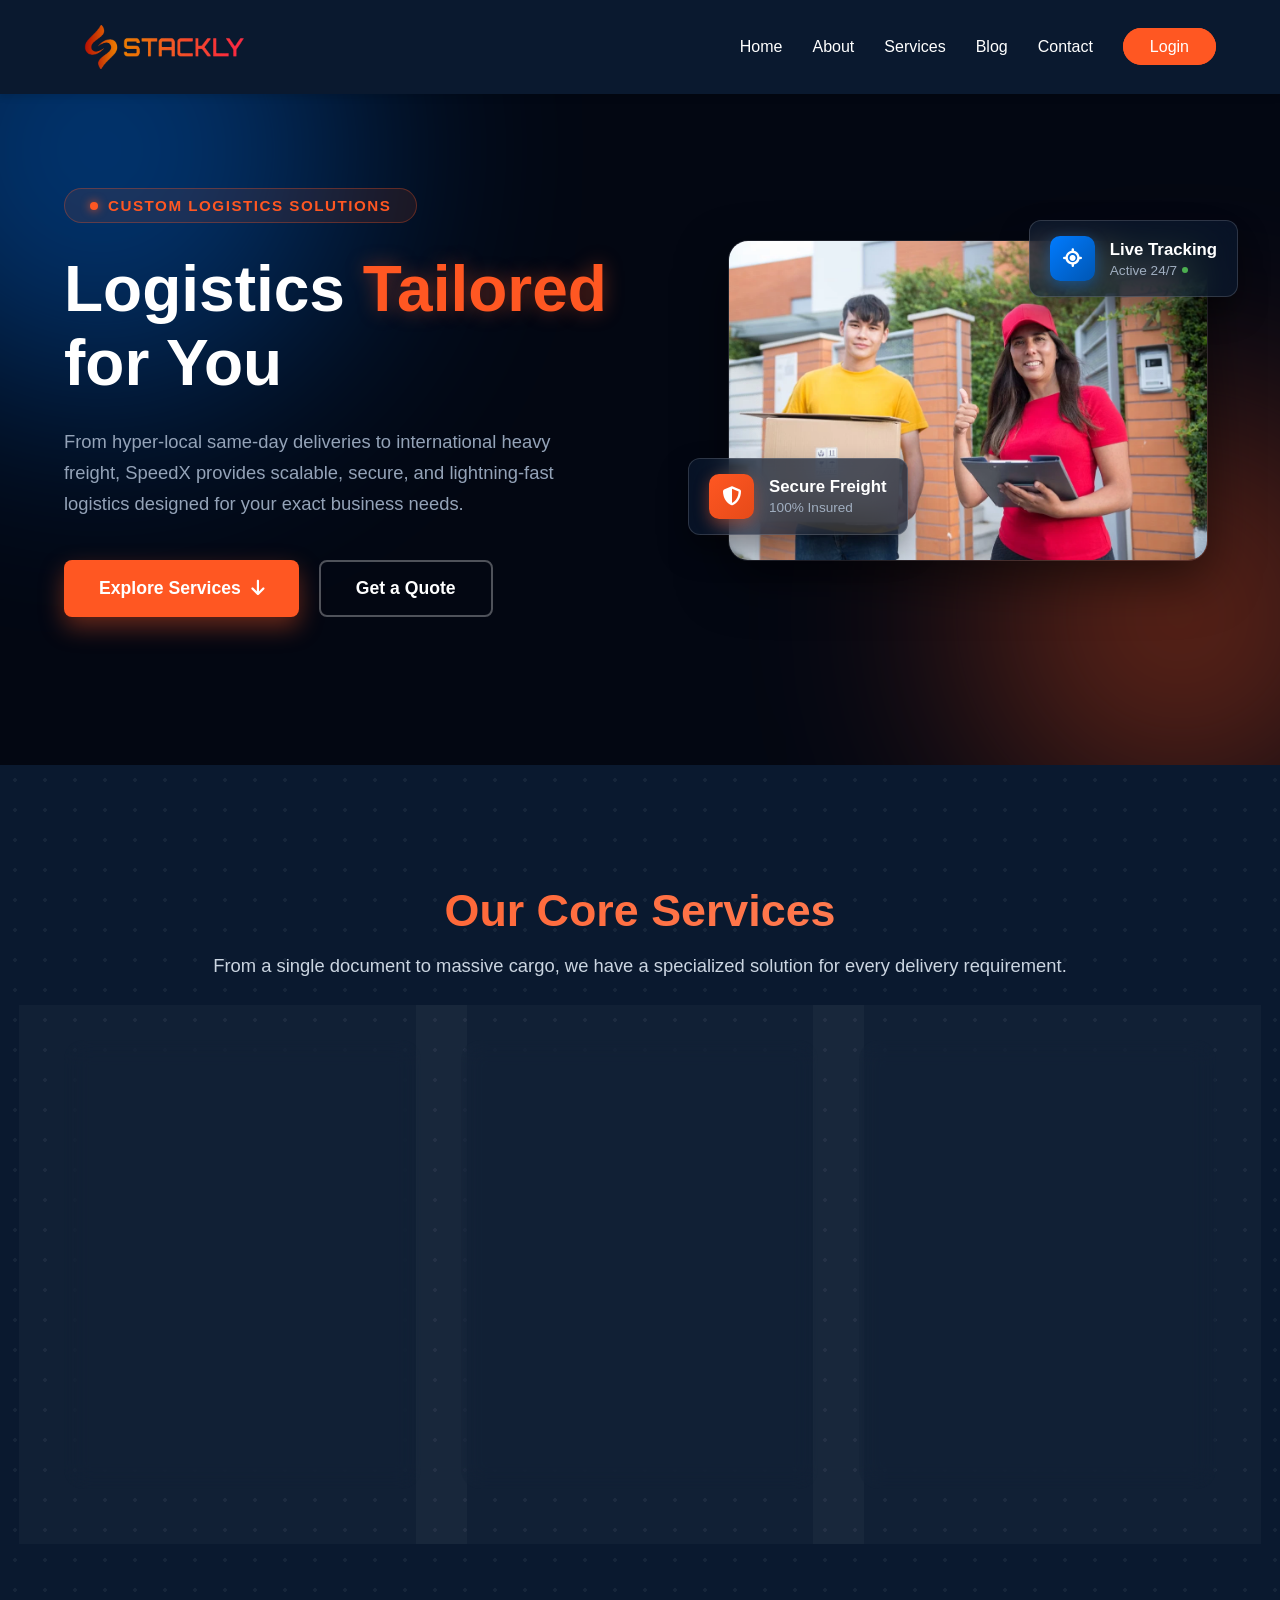
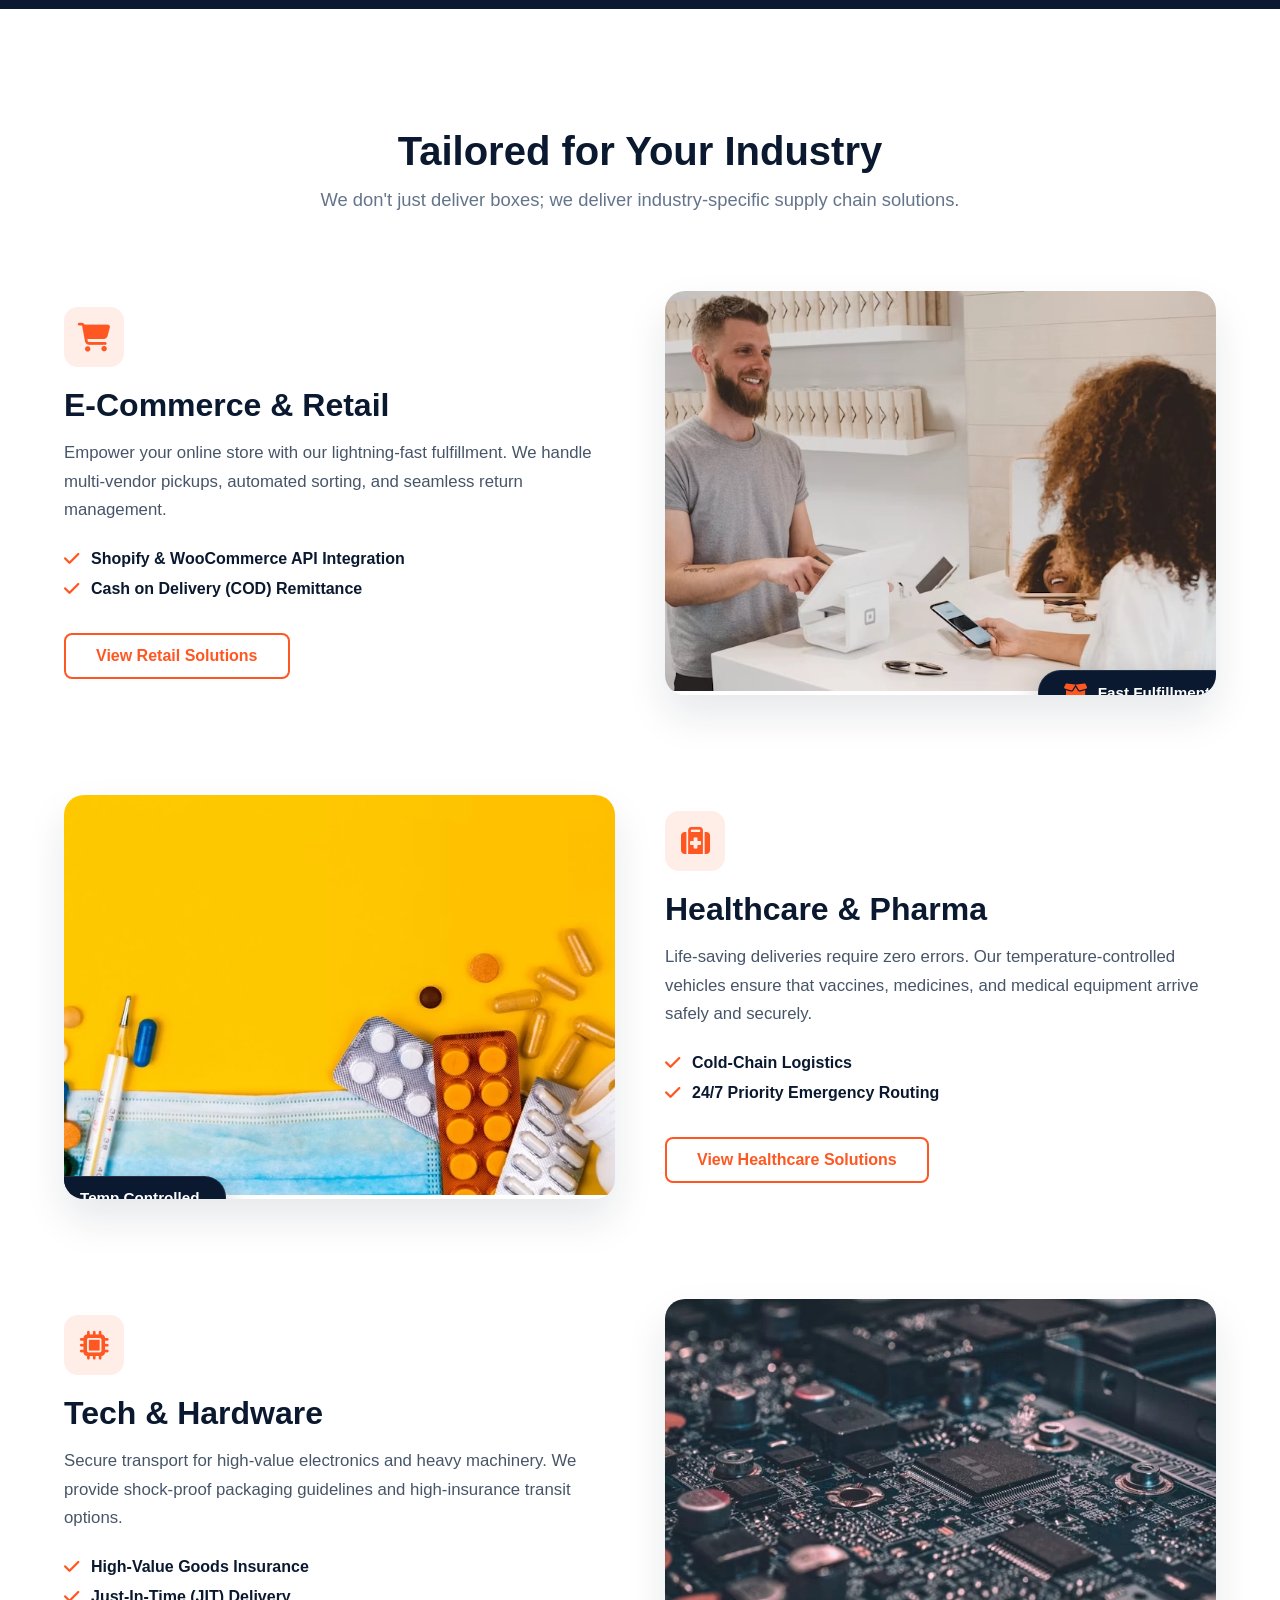
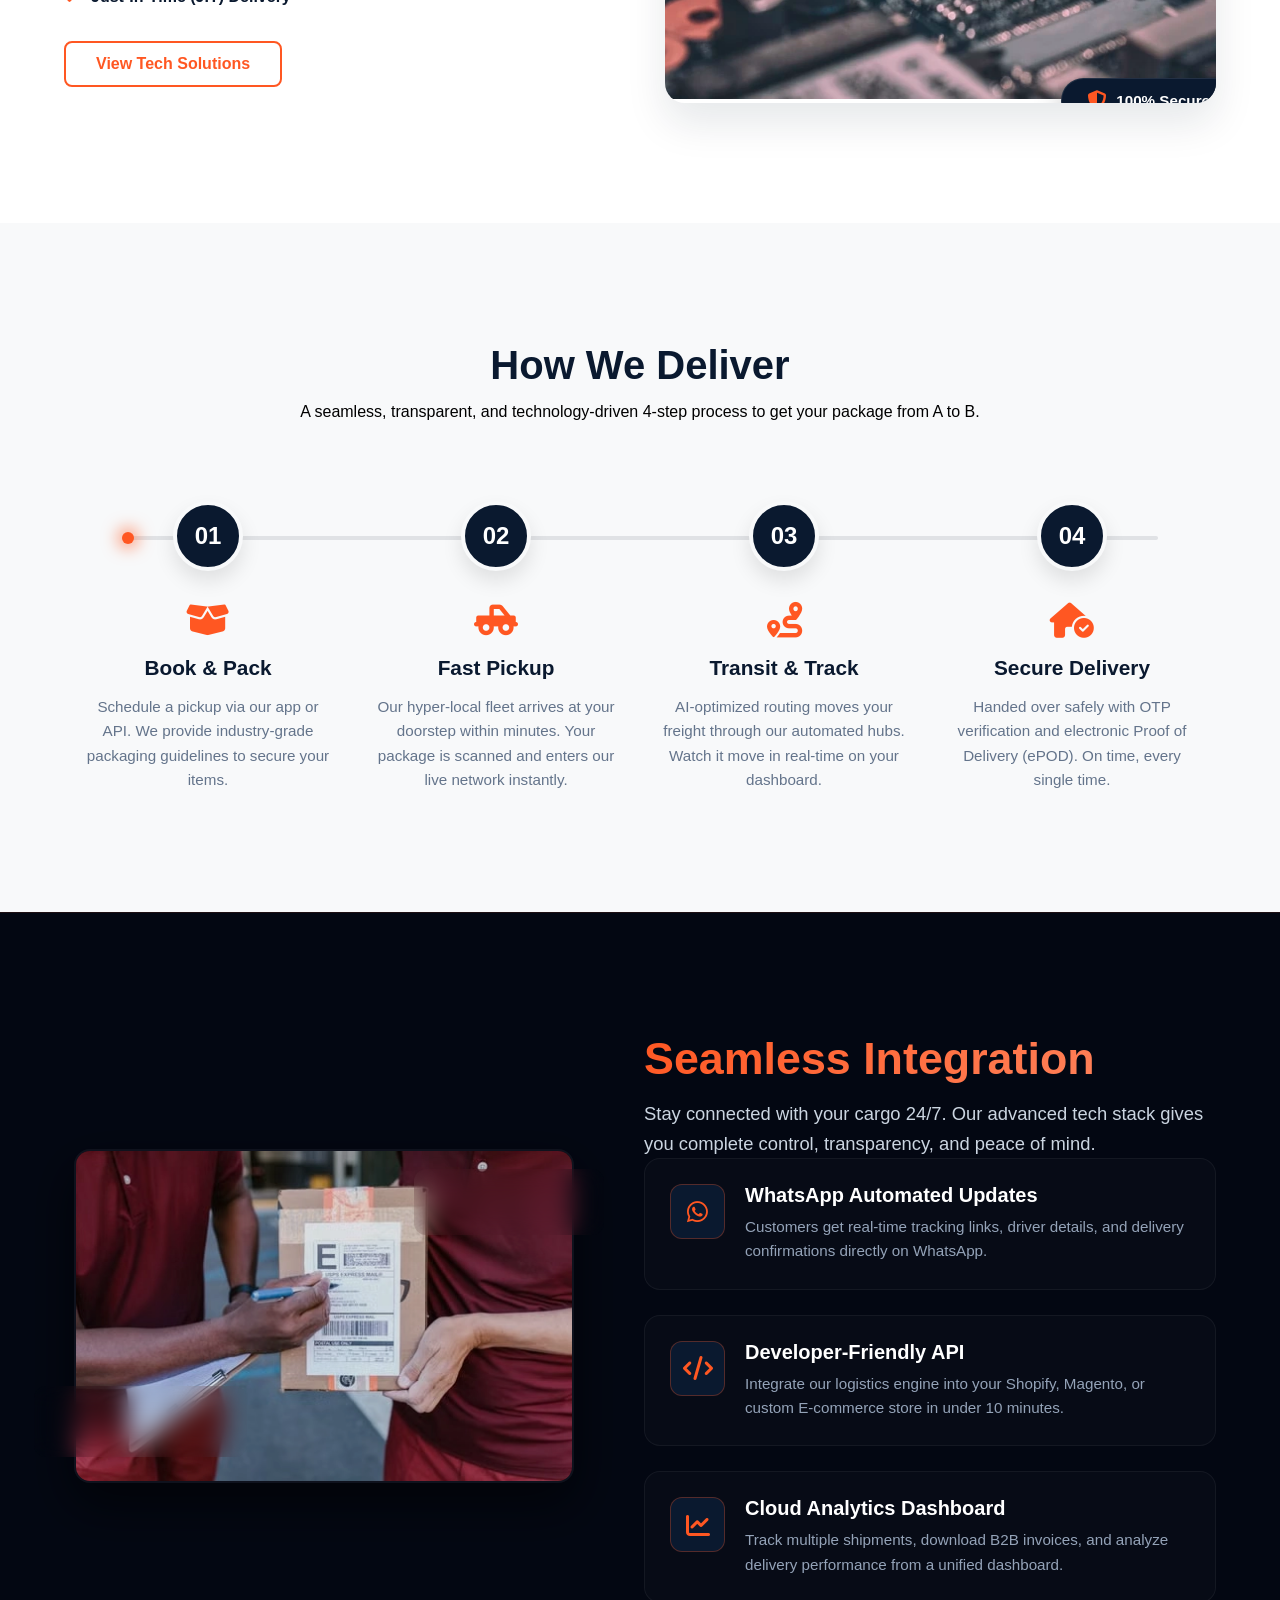
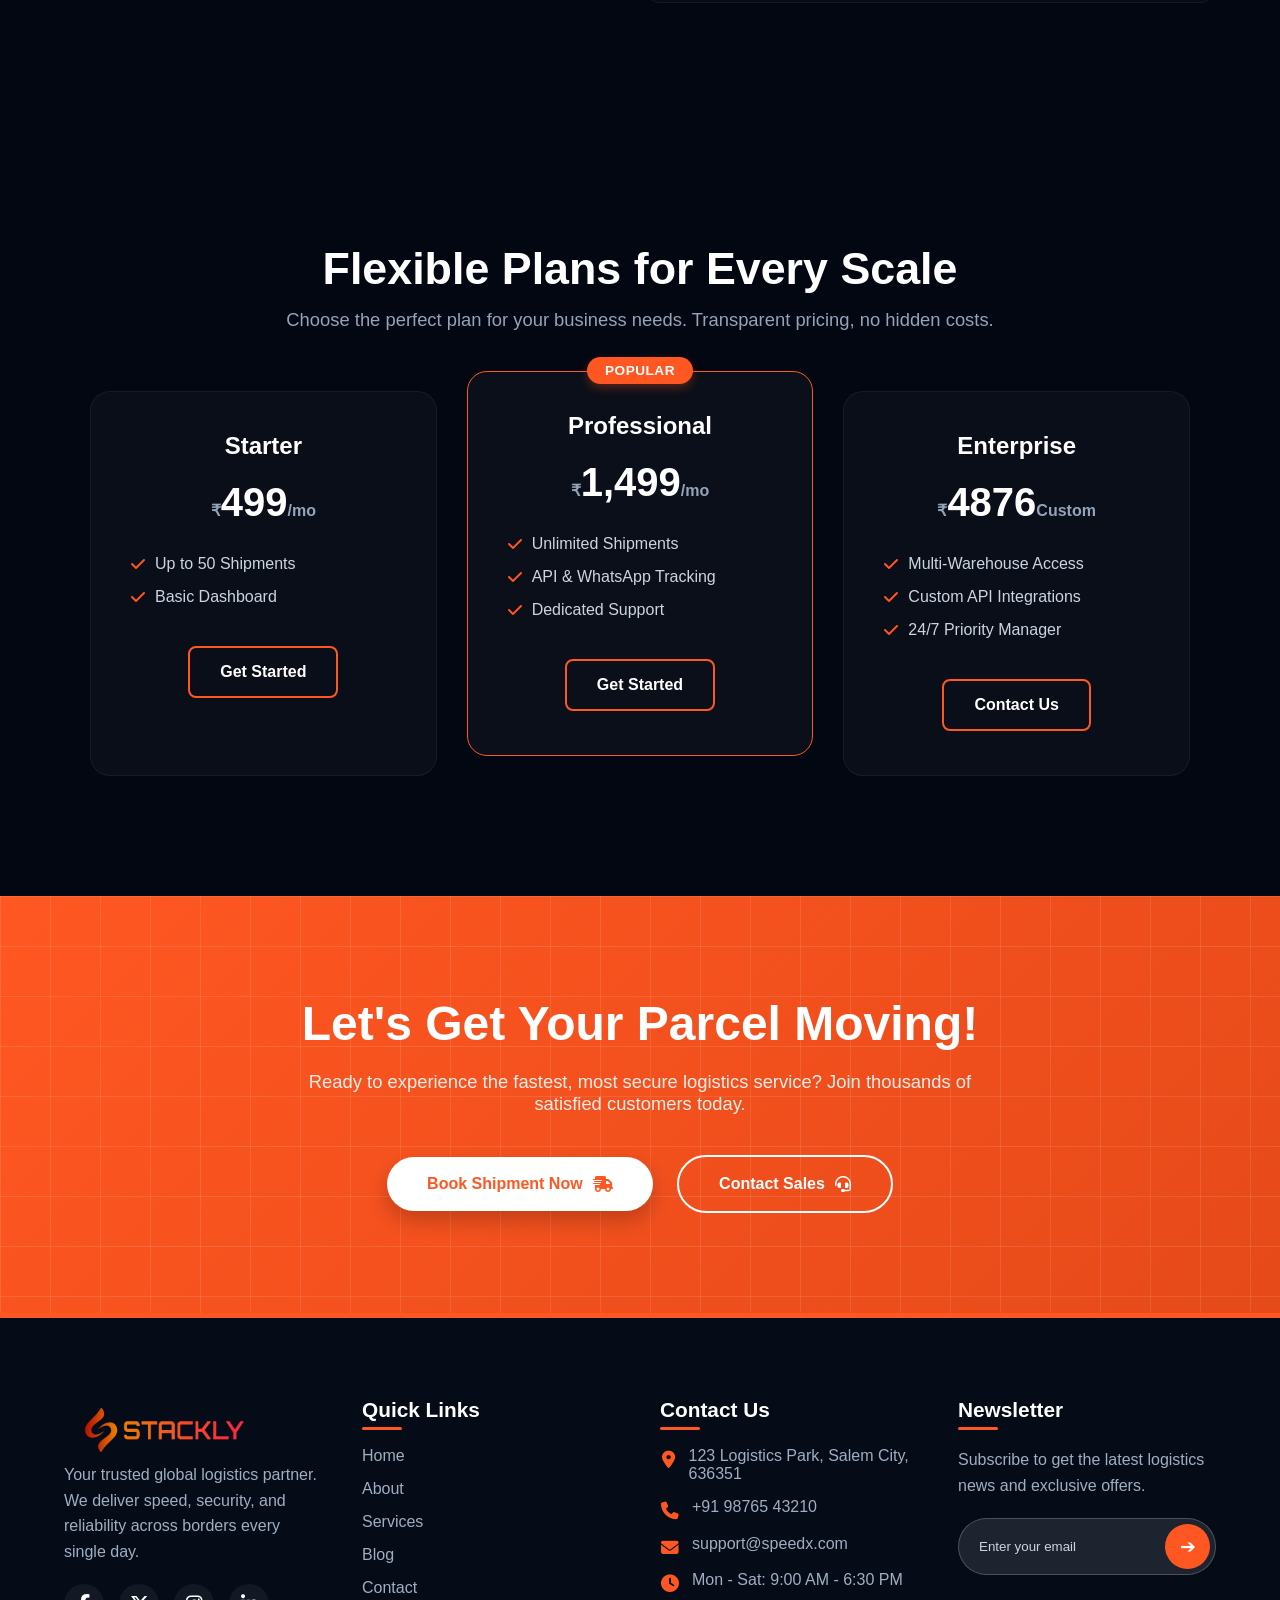
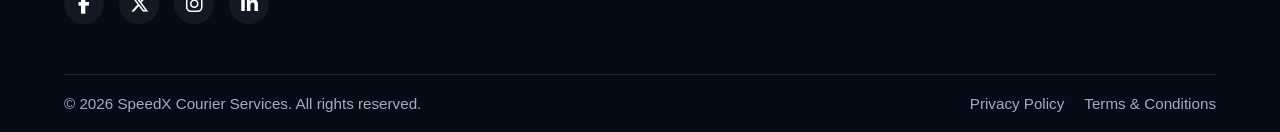
<file: services.html>
<!DOCTYPE html>
<html lang="en">

<head>
  <meta charset="UTF-8">
  <meta name="viewport" content="width=device-width, initial-scale=1.0">
  <title>Services</title>
  <link rel="stylesheet" href="services.css">
  <link rel="stylesheet" href="Courier.css">
  <link rel="stylesheet" href="https://cdnjs.cloudflare.com/ajax/libs/font-awesome/6.4.2/css/all.min.css">
</head>

<body>


  <header class="header">

    <a href="index.html" class="logo-container">
      <img src="./asset/stackly-logo (1) 2.webp" alt="Company Logo" class="logo-img">
    </a>

    <ul class="nav-links">
      <li><a href="index.html">Home</a></li>
      <li><a href="about.html">About</a></li>
      <li><a href="services.html">Services</a></li>
      <li><a href="blog.html">Blog</a></li>
      <li><a href="contact.html">Contact</a></li>
      <li><a href="login.html" class="btn-login">Login</a></li>
    </ul>

    <div class="hamburger">
      <div class="line1"></div>
      <div class="line2"></div>
      <div class="line3"></div>
    </div>
  </header>


  <section class="services-hero">


    <div class="hero-glow-orb orb-navy"></div>
    <div class="hero-glow-orb orb-orange"></div>

    <div class="container srv-hero-container">


      <div class="srv-hero-content">
        <div class="srv-badge" data-aos="fade-down" data-aos-duration="1000">
          <span class="badge-dot"></span> Custom Logistics Solutions
        </div>

        <h1 class="srv-hero-title" data-aos="fade-right" data-aos-delay="200" data-aos-duration="1200">
          Logistics <span class="highlight-orange">Tailored</span> for You
        </h1>

        <p class="srv-hero-subtitle" data-aos="fade-right" data-aos-delay="400" data-aos-duration="1000">
          From hyper-local same-day deliveries to international heavy freight, SpeedX provides scalable, secure, and
          lightning-fast logistics designed for your exact business needs.
        </p>

        <div class="srv-hero-actions" data-aos="fade-right" data-aos-delay="600" data-aos-duration="1000">
          <a href="404.html" class="btn-primary-glow">Explore Services <i class="fa-solid fa-arrow-down"></i></a>
          <a href="404.html" class="btn-outline-light">Get a Quote</a>
        </div>
      </div>


      <div class="srv-hero-visual" data-aos="zoom-in-left" data-aos-delay="300" data-aos-duration="1200">
        <div class="srv-image-wrapper">


          <img src="./asset/co s.webp" alt="Global Shipping Services" class="srv-main-img">


          <div class="srv-float-card card-top" data-aos="fade-down" data-aos-delay="800">
            <div class="card-icon-box icon-blue">
              <i class="fa-solid fa-location-crosshairs rotate-icon"></i>
            </div>
            <div class="card-text">
              <strong>Live Tracking</strong>
              <span>Active 24/7 <span class="live-dot"></span></span>
            </div>
          </div>


          <div class="srv-float-card card-bottom" data-aos="fade-up" data-aos-delay="1000">
            <div class="card-icon-box icon-orange">
              <i class="fa-solid fa-shield-halved pulse-icon"></i>
            </div>
            <div class="card-text">
              <strong>Secure Freight</strong>
              <span>100% Insured</span>
            </div>
          </div>

        </div>
      </div>

    </div>
  </section>

 
  <section id="core-services" class="core-srv-section">


    <div class="core-srv-bg"></div>

    <div class="container">


      <div class="section-header-dark" data-aos="fade-down" data-aos-duration="1000">
        <h2 class="gradient-text-orange">Our Core Services</h2>
        <p>From a single document to massive cargo, we have a specialized solution for every delivery requirement.</p>
      </div>


      <div class="core-srv-grid">


        <div class="core-card" data-aos="zoom-in-up" data-aos-delay="100" data-aos-duration="1000">
          <div class="card-glow-bg"></div>
          <div class="core-icon-wrapper">
            <i class="fa-solid fa-bolt core-icon"></i>
          </div>
          <h3>Express & Same-Day</h3>
          <p>Need it there instantly? Our hyper-local fleet ensures your urgent parcels are delivered within hours
            across tier-1 cities.</p>
          <ul class="core-features">
            <li><i class="fa-solid fa-check-circle"></i> 2-4 Hour Delivery</li>
            <li><i class="fa-solid fa-check-circle"></i> Real-time GPS Tracking</li>
          </ul>
          <a href="404.html" class="core-btn">Learn More <span>➔</span></a>
        </div>


        <div class="core-card" data-aos="zoom-in-up" data-aos-delay="300" data-aos-duration="1000">
          <div class="card-glow-bg"></div>
          <div class="core-icon-wrapper">
            <i class="fa-solid fa-globe core-icon"></i>
          </div>
          <h3>Global Shipping</h3>
          <p>Bridge borders seamlessly. We handle customs clearance and international air-freight across 200+ countries.
          </p>
          <ul class="core-features">
            <li><i class="fa-solid fa-check-circle"></i> Customs Automated</li>
            <li><i class="fa-solid fa-check-circle"></i> 3-5 Days Global ETA</li>
          </ul>
          <a href="404.html" class="core-btn">Learn More <span>➔</span></a>
        </div>


        <div class="core-card" data-aos="zoom-in-up" data-aos-delay="500" data-aos-duration="1000">
          <div class="card-glow-bg"></div>
          <div class="core-icon-wrapper">
            <i class="fa-solid fa-truck-ramp-box core-icon"></i>
          </div>
          <h3>B2B Heavy Freight</h3>
          <p>Scalable logistics for e-commerce and retail. Pallets, containers, or bulk inventory moved safely with
            maximum cost-efficiency.</p>
          <ul class="core-features">
            <li><i class="fa-solid fa-check-circle"></i> Discounted Bulk Rates</li>
            <li><i class="fa-solid fa-check-circle"></i> API Dashboard Access</li>
          </ul>
          <a href="404.html" class="core-btn">Learn More <span>➔</span></a>
        </div>

      </div>

    </div>
  </section>

  
  <section id="industries" class="industry-section">
    <div class="container">


      <div class="section-header" data-aos="fade-down" data-aos-duration="1000">
        <h2>Tailored for Your Industry</h2>
        <p>We don't just deliver boxes; we deliver industry-specific supply chain solutions.</p>
      </div>

      <div class="industry-wrapper">


        <div class="industry-row">
          <div class="industry-content" data-aos="fade-right" data-aos-duration="1200">
            <div class="ind-icon-box"><i class="fa-solid fa-cart-shopping"></i></div>
            <h3>E-Commerce & Retail</h3>
            <p>Empower your online store with our lightning-fast fulfillment. We handle multi-vendor pickups, automated
              sorting, and seamless return management.</p>
            <ul class="ind-features">
              <li><i class="fa-solid fa-check"></i> Shopify & WooCommerce API Integration</li>
              <li><i class="fa-solid fa-check"></i> Cash on Delivery (COD) Remittance</li>
            </ul>
            <a href="404.html" class="btn-outline-orange">View Retail Solutions</a>
          </div>
          <div class="industry-visual" data-aos="fade-left" data-aos-duration="1200" data-aos-delay="200">
            <div class="ind-img-wrapper">
              <img src="./asset/cos1.webp" alt="E-Commerce Delivery">
              <div class="float-badge badge-right">
                <i class="fa-solid fa-box-open"></i> Fast Fulfillment
              </div>
            </div>
          </div>
        </div>


        <div class="industry-row reverse-row">
          <div class="industry-content" data-aos="fade-left" data-aos-duration="1200">
            <div class="ind-icon-box"><i class="fa-solid fa-suitcase-medical"></i></div>
            <h3>Healthcare & Pharma</h3>
            <p>Life-saving deliveries require zero errors. Our temperature-controlled vehicles ensure that vaccines,
              medicines, and medical equipment arrive safely and securely.</p>
            <ul class="ind-features">
              <li><i class="fa-solid fa-check"></i> Cold-Chain Logistics</li>
              <li><i class="fa-solid fa-check"></i> 24/7 Priority Emergency Routing</li>
            </ul>
            <a href="404.html" class="btn-outline-orange">View Healthcare Solutions</a>
          </div>
          <div class="industry-visual" data-aos="fade-right" data-aos-duration="1200" data-aos-delay="200">
            <div class="ind-img-wrapper">
              <img src="./asset/cos2.webp" alt="Healthcare Delivery">
              <div class="float-badge badge-left">
                <i class="fa-solid fa-temperature-snow"></i> Temp Controlled
              </div>
            </div>
          </div>
        </div>


        <div class="industry-row">
          <div class="industry-content" data-aos="fade-right" data-aos-duration="1200">
            <div class="ind-icon-box"><i class="fa-solid fa-microchip"></i></div>
            <h3>Tech & Hardware</h3>
            <p>Secure transport for high-value electronics and heavy machinery. We provide shock-proof packaging
              guidelines and high-insurance transit options.</p>
            <ul class="ind-features">
              <li><i class="fa-solid fa-check"></i> High-Value Goods Insurance</li>
              <li><i class="fa-solid fa-check"></i> Just-In-Time (JIT) Delivery</li>
            </ul>
            <a href="404.html" class="btn-outline-orange">View Tech Solutions</a>
          </div>
          <div class="industry-visual" data-aos="fade-left" data-aos-duration="1200" data-aos-delay="200">
            <div class="ind-img-wrapper">
              <img src="./asset/cos3.webp" alt="Tech Delivery">
              <div class="float-badge badge-right">
                <i class="fa-solid fa-shield-halved pulse-icon"></i> 100% Secure
              </div>
            </div>
          </div>
        </div>

      </div>
    </div>
  </section>

  
  <section id="process" class="process-section">
    <div class="container">


      <div class="section-header" data-aos="fade-down" data-aos-duration="1000">
        <h2>How We Deliver</h2>
        <p>A seamless, transparent, and technology-driven 4-step process to get your package from A to B.</p>
      </div>


      <div class="process-track">


        <div class="track-line">
          <div class="moving-dot"></div>
        </div>


        <div class="process-step" data-aos="flip-left" data-aos-delay="100" data-aos-duration="1000">
          <div class="step-number pulse-orange">01</div>
          <div class="step-icon"><i class="fa-solid fa-box-open"></i></div>
          <h3>Book & Pack</h3>
          <p>Schedule a pickup via our app or API. We provide industry-grade packaging guidelines to secure your items.
          </p>
        </div>


        <div class="process-step" data-aos="flip-left" data-aos-delay="300" data-aos-duration="1000">
          <div class="step-number pulse-orange">02</div>
          <div class="step-icon"><i class="fa-solid fa-truck-pickup"></i></div>
          <h3>Fast Pickup</h3>
          <p>Our hyper-local fleet arrives at your doorstep within minutes. Your package is scanned and enters our live
            network instantly.</p>
        </div>


        <div class="process-step" data-aos="flip-left" data-aos-delay="500" data-aos-duration="1000">
          <div class="step-number pulse-orange">03</div>
          <div class="step-icon"><i class="fa-solid fa-route"></i></div>
          <h3>Transit & Track</h3>
          <p>AI-optimized routing moves your freight through our automated hubs. Watch it move in real-time on your
            dashboard.</p>
        </div>


        <div class="process-step" data-aos="flip-left" data-aos-delay="700" data-aos-duration="1000">
          <div class="step-number pulse-orange">04</div>
          <div class="step-icon"><i class="fa-solid fa-house-circle-check"></i></div>
          <h3>Secure Delivery</h3>
          <p>Handed over safely with OTP verification and electronic Proof of Delivery (ePOD). On time, every single
            time.</p>
        </div>

      </div>

    </div>
  </section>

 
  <section id="technology" class="tech-section">
    <div class="container tech-container">


      <div class="tech-visual" data-aos="fade-right" data-aos-duration="1200">
        <div class="tech-mockup-wrapper">


          <img src="./asset/cos5.webp" alt="Tracking Dashboard" class="tech-main-img">


          <div class="tech-float float-pin" data-aos="zoom-in" data-aos-delay="600">
            <div class="pin-icon pulse-orange">
              <i class="fa-solid fa-location-dot"></i>
            </div>
            <div class="pin-text">
              <span>Driver: John Doe</span>
              <strong>ETA: 12 Mins</strong>
            </div>
          </div>


          <div class="tech-float float-code" data-aos="zoom-in" data-aos-delay="800">
            <code>
              <span class="code-key">"status"</span>: <span class="code-val">"Out for Delivery"</span>,<br>
              <span class="code-key">"location"</span>: <span class="code-val">"New York, NY"</span>
            </code>
          </div>

        </div>
      </div>


      <div class="tech-content" data-aos="fade-left" data-aos-duration="1200">
        <div class="section-header-dark align-left">
          <h2 class="gradient-text-orange">Seamless Integration</h2>
          <p>Stay connected with your cargo 24/7. Our advanced tech stack gives you complete control, transparency, and
            peace of mind.</p>
        </div>

        <div class="tech-features-list">


          <div class="tech-item" data-aos="fade-up" data-aos-delay="200" data-aos-duration="1000">
            <div class="tech-icon-box"><i class="fa-brands fa-whatsapp"></i></div>
            <div class="tech-text">
              <h4>WhatsApp Automated Updates</h4>
              <p>Customers get real-time tracking links, driver details, and delivery confirmations directly on
                WhatsApp.</p>
            </div>
          </div>


          <div class="tech-item" data-aos="fade-up" data-aos-delay="400" data-aos-duration="1000">
            <div class="tech-icon-box"><i class="fa-solid fa-code"></i></div>
            <div class="tech-text">
              <h4>Developer-Friendly API</h4>
              <p>Integrate our logistics engine into your Shopify, Magento, or custom E-commerce store in under 10
                minutes.</p>
            </div>
          </div>


          <div class="tech-item" data-aos="fade-up" data-aos-delay="600" data-aos-duration="1000">
            <div class="tech-icon-box"><i class="fa-solid fa-chart-line"></i></div>
            <div class="tech-text">
              <h4>Cloud Analytics Dashboard</h4>
              <p>Track multiple shipments, download B2B invoices, and analyze delivery performance from a unified
                dashboard.</p>
            </div>
          </div>

        </div>
      </div>

    </div>
  </section>

  
  <section id="pricing" class="pricing-section">
    <div class="container">


      <div class="section-header" data-aos="fade-down" data-aos-duration="1000">
        <h2 style="color: #ffffff;">Flexible Plans for Every Scale</h2>
        <p style="color: #94a3b8;">Choose the perfect plan for your business needs. Transparent pricing, no hidden
          costs.</p>
      </div>


      <div class="pricing-grid">


        <div class="price-card" data-aos="flip-up" data-aos-delay="100" data-aos-duration="1000">
          <h3>Starter</h3>
          <div class="price"><span>₹</span>499<span>/mo</span></div>
          <ul class="features">
            <li><i class="fa-solid fa-check"></i> Up to 50 Shipments</li>
            <li><i class="fa-solid fa-check"></i> Basic Dashboard</li>
          </ul>
          <a href="404.html" class="btn-liquid">Get Started</a>
        </div>


        <div class="price-card featured" data-aos="flip-up" data-aos-delay="300" data-aos-duration="1000">
          <div class="badge-pop">Popular</div>
          <h3>Professional</h3>
          <div class="price"><span>₹</span>1,499<span>/mo</span></div>
          <ul class="features">
            <li><i class="fa-solid fa-check"></i> Unlimited Shipments</li>
            <li><i class="fa-solid fa-check"></i> API & WhatsApp Tracking</li>
            <li><i class="fa-solid fa-check"></i> Dedicated Support</li>
          </ul>
          <a href="404.html" class="btn-liquid">Get Started</a>
        </div>


        <div class="price-card" data-aos="flip-up" data-aos-delay="500" data-aos-duration="1000">
          <h3>Enterprise</h3>
          <div class="price"><span>₹</span>4876<span>Custom</span></div>
          <ul class="features">
            <li><i class="fa-solid fa-check"></i> Multi-Warehouse Access</li>
            <li><i class="fa-solid fa-check"></i> Custom API Integrations</li>
            <li><i class="fa-solid fa-check"></i> 24/7 Priority Manager</li>
          </ul>
          <a href="404.html" class="btn-liquid">Contact Us</a>
        </div>

      </div>

    </div>
  </section>


  <section class="srv-cta-section" data-aos="fade-up" data-aos-duration="1000">


    <div class="srv-cta-bg-grid"></div>

    <div class="container srv-cta-wrapper">
      <h2 data-aos="fade-down" data-aos-delay="200">Let's Get Your Parcel Moving!</h2>
      <p data-aos="fade-up" data-aos-delay="400">
        Ready to experience the fastest, most secure logistics service? Join thousands of satisfied customers today.
      </p>

      <div class="cta-btns" data-aos="zoom-in" data-aos-delay="600">
        <a href="404.html" class="btn-pulse-orange">
          Book Shipment Now <i class="fa-solid fa-truck-fast"></i>
        </a>
        <a href="404.html" class="btn-outline-white">
          Contact Sales <i class="fa-solid fa-headset"></i>
        </a>
      </div>
    </div>
  </section>



  <footer class="footer-section">
    <div class="container">

      <div class="footer-grid">


        <div class="footer-col" data-aos="fade-up" data-aos-delay="100">
          <a href="index.html" class="logo-container">
            <img src="./asset/stackly-logo (1) 2.webp" alt="Company Logo" class="logo-img">
          </a>
          <p class="footer-about">
            Your trusted global logistics partner. We deliver speed, security, and reliability across borders every
            single day.
          </p>
          <div class="social-links">
            <a href="#" class="social-icon"><i class="fa-brands fa-facebook-f"></i></a>
            <a href="#" class="social-icon"><i class="fa-brands fa-x-twitter"></i></a>
            <a href="#" class="social-icon"><i class="fa-brands fa-instagram"></i></a>
            <a href="#" class="social-icon"><i class="fa-brands fa-linkedin-in"></i></a>
          </div>
        </div>


        <div class="footer-col" data-aos="fade-up" data-aos-delay="200">
          <h3>Quick Links</h3>
          <ul class="footer-links">
            <li><a href="index.html">Home</a></li>
            <li><a href="about.html">About</a></li>
            <li><a href="services.html">Services</a></li>
            <li><a href="blog.html">Blog</a></li>
            <li><a href="contact.html">Contact</a></li>
          </ul>
        </div>


        <div class="footer-col" data-aos="fade-up" data-aos-delay="300">
          <h3>Contact Us</h3>
          <ul class="footer-contact">
            <li><i class="fa-solid fa-location-dot"></i> 123 Logistics Park, Salem City, 636351</li>
            <li><i class="fa-solid fa-phone"></i> +91 98765 43210</li>
            <li><i class="fa-solid fa-envelope"></i> support@speedx.com</li>
            <li><i class="fa-solid fa-clock"></i> Mon - Sat: 9:00 AM - 6:30 PM</li>
          </ul>
        </div>



        <div class="footer-col" data-aos="fade-up" data-aos-delay="400">
          <h3>Newsletter</h3>
          <p>Subscribe to get the latest logistics news and exclusive offers.</p>


          <form id="newsletterForm" class="newsletter-form">
            <input type="email" id="newsletterEmail" placeholder="Enter your email">
            <button type="submit" id="newsletterBtn">➔</button>
          </form>


          <p id="newsletterMsg" class="newsletter-msg"></p>
        </div>

      </div>


      <div class="footer-bottom" data-aos="fade-in" data-aos-delay="600">
        <p>&copy; 2026 SpeedX Courier Services. All rights reserved.</p>
        <div class="bottom-links">
          <a href="#">Privacy Policy</a>
          <a href="#">Terms & Conditions</a>

        </div>
      </div>

    </div>
  </footer>

  <script src="main.js"></script>
</body>

</html>
</file>
<file: style.css>
.hero {
  position: relative;
  height: 100vh;

  display: flex;
  align-items: center;
  justify-content: center;
  text-align: center;
  overflow: hidden;

}


.hero-bg {
  position: absolute;
  top: 0;
  left: 0;
  width: 100%;
  height: 100%;
  background: url('./asset/co.webp') center/cover no-repeat;
  z-index: 0;
  animation: zoomBg 20s infinite alternate ease-in-out;
}

@keyframes zoomBg {
  0% {
    transform: scale(1);
  }

  100% {
    transform: scale(1.15);
  }
}

.hero-overlay {
  position: absolute;
  top: 0;
  left: 0;
  width: 100%;
  height: 100%;
  background: linear-gradient(135deg, rgba(10, 25, 47, 0.85) 0%, rgba(10, 25, 47, 0.6) 100%);
  z-index: 1;
}

.hero-content {
  position: relative;
  z-index: 2;
  color: #ffffff;
  max-width: 900px;
  padding: 0 20px;
  margin-top: 50px;

}


.hero-badge {
  display: inline-block;
  background: rgba(255, 255, 255, 0.1);
  backdrop-filter: blur(10px);
  border: 1px solid rgba(255, 255, 255, 0.2);
  padding: 8px 20px;
  border-radius: 50px;
  font-size: 0.95rem;
  margin-bottom: 25px;
  letter-spacing: 0.5px;
}


.text-highlight {
  color: #FF5722;
  text-shadow: 0 0 20px rgba(255, 87, 34, 0.4);
}

.hero-content h1 {
  font-size: 4rem;
  margin-bottom: 20px;
  line-height: 1.15;
  font-weight: 800;
}

.hero-subtext {
  font-size: 1.25rem;
  margin-bottom: 40px;
  color: #d1d5db;
}

.typewriter {
  color: #FF5722;
  font-weight: bold;
}

.mobile-break {
  display: none;
}


.track-box {
  display: flex;
  justify-content: center;
  align-items: center;
  background: #ffffff;
  padding: 8px;
  border-radius: 50px;
  box-shadow: 0 15px 35px rgba(0, 0, 0, 0.4);
  max-width: 650px;
  margin: 0 auto;
}

.track-input {
  flex: 1;
  border: none;
  padding: 15px 25px;
  font-size: 16px;
  border-radius: 50px;
  outline: none;
  color: #333;
}

.btn-track {
  background-color: #FF5722;
  color: #ffffff;
  border: none;
  padding: 15px 35px;
  font-size: 16px;
  font-weight: bold;
  border-radius: 50px;
  cursor: pointer;
  transition: all 0.3s ease;
}

.btn-track:hover {
  background-color: #e64a19;
  transform: scale(1.05);
  box-shadow: 0 5px 15px rgba(255, 87, 34, 0.4);
}


.hero-quick-links {
  margin-top: 30px;
  display: flex;
  gap: 12px;
  justify-content: center;
  align-items: center;
}

.btn-outline {
  padding: 12px 25px;
  border: 2px solid #FF5722;
  color: #ffffff;
  text-decoration: none;
  border-radius: 25px;
  font-weight: bold;
  transition: all 0.3s ease;
}

.btn-outline:hover {
  background-color: #FF5722;
}

.btn-text {
  color: #ffffff;
  text-decoration: none;
  font-weight: bold;
  transition: color 0.3s ease;
}

.btn-text:hover {
  color: #FF5722;
}


.hero-stats {
  display: flex;
  justify-content: center;
  align-items: center;
  gap: 15px;
  margin-top: 20px;
  padding-top: 30px;
  border-top: 1px solid rgba(255, 255, 255, 0.1);
}

.stat-item {
  font-size: 0.9rem;
  color: #a0aec0;
  text-transform: uppercase;
  letter-spacing: 1px;
}

.stat-num {
  display: block;
  font-size: 1.8rem;
  font-weight: bold;
  color: #ffffff;
  margin-bottom: 5px;
}

.stat-divider {
  width: 1px;
  height: 40px;
  background-color: rgba(255, 255, 255, 0.2);
}


.floating-anim {
  animation: float 4s ease-in-out infinite;
}

@keyframes float {
  0% {
    transform: translateY(0px);
  }

  50% {
    transform: translateY(-10px);
  }

  100% {
    transform: translateY(0px);
  }
}

.shake-anim {
  animation: shake 0.5s cubic-bezier(.36, .07, .19, .97) both;
}

@keyframes shake {

  10%,
  90% {
    transform: translate3d(-2px, 0, 0);
  }

  20%,
  80% {
    transform: translate3d(4px, 0, 0);
  }

  30%,
  50%,
  70% {
    transform: translate3d(-8px, 0, 0);
  }

  40%,
  60% {
    transform: translate3d(8px, 0, 0);
  }
}

.track-message {
  margin-top: 15px;
  font-size: 16px;
  font-weight: 600;
  min-height: 24px;
  display: none;
  transition: opacity 0.3s ease;
}

.track-message.show {
  display: block;
}

.msg-error {
  color: #ff4d4d;
}

.msg-success {
  color: #4CAF50;
}


.shake-anim {
  animation: shake 0.5s cubic-bezier(.36, .07, .19, .97) both;
}

.track-message {
  margin-top: 15px;
  font-size: 16px;
  font-weight: 600;
  opacity: 0;
  transition: opacity 0.3s ease;
}

.track-message.show {
  opacity: 1;
}

.msg-error {
  color: #ff4d4d;
}

.msg-success {
  color: #4CAF50;
}


@media (max-width: 768px) {
  .hero-content h1 {
    font-size: 2.5rem;
  }

  .mobile-break {
    display: block;
  }

  .hero-subtext {
    font-size: 1.1rem;
  }

  .track-box {
    flex-direction: column;
    background: transparent;
    box-shadow: none;
    padding: 0;
  }

  .track-input {
    width: 100%;
    margin-bottom: 15px;
    box-shadow: 0 5px 15px rgba(0, 0, 0, 0.1);
  }

  .btn-track {
    width: 100%;
  }

  .hero-quick-links {
    flex-direction: column;
    gap: 15px;
  }

  .btn-outline {
    width: 100%;
  }

  .hero-stats {
    flex-wrap: wrap;
    gap: 15px;
    justify-content: space-around;
  }

  .stat-divider {
    display: none;
  }

  .stat-item {
    flex: 40%;
    margin-bottom: 15px;
  }
}


.services {
  padding: 100px 5%;
  background-color: #F8F9FA;
  overflow: hidden;
}

.section-header {
  text-align: center;
  margin-bottom: 60px;
}

.section-header h2 {
  font-size: 2.5rem;
  color: #0A192F;
  margin-bottom: 15px;
}

.section-header p {
  font-size: 1.1rem;
  color: #6c757d;
  max-width: 600px;
  margin: 0 auto;
}

.services-container {
  display: grid;
  grid-template-columns: repeat(auto-fit, minmax(300px, 1fr));
  gap: 30px;
  max-width: 1200px;
  margin: 0 auto;
}


.service-card {
  position: relative;
  background: #ffffff;
  padding: 40px 30px;
  border-radius: 12px;
  text-align: center;
  box-shadow: 0 5px 20px rgba(0, 0, 0, 0.05);
  border-bottom: 4px solid transparent;
  transition: transform 0.4s ease, box-shadow 0.4s ease, border-color 0.4s ease;
  overflow: hidden;
}


.service-card::before {
  content: '';
  position: absolute;
  top: 0;
  left: -100%;
  width: 50%;
  height: 100%;
  background: linear-gradient(to right, rgba(255, 255, 255, 0) 0%, rgba(255, 87, 34, 0.1) 50%, rgba(255, 255, 255, 0) 100%);
  transform: skewX(-25deg);
  transition: all 0.6s ease;
  z-index: 1;
}

.service-card:hover {
  transform: translateY(-15px);
  box-shadow: 0 15px 30px rgba(0, 0, 0, 0.15);
  border-bottom: 4px solid #FF5722;
}


.service-card:hover::before {
  left: 150%;
}


.service-icon {
  position: relative;
  background-color: rgba(255, 87, 34, 0.1);
  color: #FF5722;
  width: 80px;
  height: 80px;
  border-radius: 50%;
  display: flex;
  align-items: center;
  justify-content: center;
  font-size: 35px;
  margin: 0 auto 25px;
  transition: transform 0.4s ease;
  z-index: 2;
}

.service-card:hover .service-icon {
  transform: scale(1.1) rotate(10deg);
}


.pulse-anim {
  animation: pulse 2s infinite cubic-bezier(0.4, 0, 0.2, 1);
}

@keyframes pulse {
  0% {
    box-shadow: 0 0 0 0 rgba(255, 87, 34, 0.4);
  }

  70% {
    box-shadow: 0 0 0 15px rgba(255, 87, 34, 0);
  }

  100% {
    box-shadow: 0 0 0 0 rgba(255, 87, 34, 0);
  }
}


.service-card h3 {
  font-size: 1.5rem;
  color: #0A192F;
  margin-bottom: 15px;
  position: relative;
  z-index: 2;
}

.service-card p {
  color: #666;
  line-height: 1.6;
  margin-bottom: 25px;
  position: relative;
  z-index: 2;
}

.service-link {
  text-decoration: none;
  color: #FF5722;
  font-weight: 600;
  font-size: 1rem;
  transition: letter-spacing 0.3s ease;
  position: relative;
  z-index: 2;
}

.service-card:hover .service-link {
  letter-spacing: 2px;
}


.process-section {
  padding: 100px 5%;
  background-color: #ffffff;
  overflow: hidden;
}

.process-container {
  display: flex;
  justify-content: space-between;
  align-items: flex-start;
  max-width: 1100px;
  margin: 0 auto;
  position: relative;
  padding-top: 20px;
}


.process-line {
  position: absolute;
  top: 60px;
  left: 10%;
  width: 80%;
  height: 4px;
  background-image: linear-gradient(to right, transparent 50%, #FF5722 50%);
  background-size: 20px 100%;
  z-index: 1;
  opacity: 0.3;
  animation: moveDashes 1s linear infinite;
}

@keyframes moveDashes {
  0% {
    background-position: 0 0;
  }

  100% {
    background-position: -20px 0;
  }
}


.process-step {
  flex: 1;
  text-align: center;
  padding: 0 20px;
  position: relative;
  z-index: 2;
}


.step-icon {
  width: 100px;
  height: 100px;
  background: #0A192F;
  border: 4px solid #ffffff;
  box-shadow: 0 10px 20px rgba(0, 0, 0, 0.1);
  border-radius: 50%;
  display: flex;
  align-items: center;
  justify-content: center;
  font-size: 40px;
  margin: 0 auto 25px auto;
  position: relative;
  transition: transform 0.4s ease, background 0.4s ease;
}


.step-num {
  position: absolute;
  top: -5px;
  right: -5px;
  background: #FF5722;
  color: #fff;
  font-size: 14px;
  font-weight: bold;
  width: 30px;
  height: 30px;
  border-radius: 50%;
  display: flex;
  align-items: center;
  justify-content: center;
  border: 2px solid #ffffff;
}

.process-step:hover .step-icon {
  background: #FF5722;
  transform: scale(1.1);
}

.process-step h3 {
  font-size: 1.5rem;
  color: #0A192F;
  margin-bottom: 15px;
}

.process-step p {
  color: #666;
  line-height: 1.6;
}


.bounce-anim {
  animation: gentleBounce 3s ease-in-out infinite;
}

@keyframes gentleBounce {

  0%,
  100% {
    transform: translateY(0);
  }

  50% {
    transform: translateY(-10px);
  }
}

.process-step:hover .bounce-anim {
  animation-play-state: paused;
}


@media (max-width: 768px) {
  .process-container {
    flex-direction: column;
    align-items: center;
    gap: 50px;
  }


  .process-line {
    display: none;
  }


  .process-container::before {
    content: '';
    position: absolute;
    top: 0;
    left: 50%;
    transform: translateX(-50%);
    width: 4px;
    height: 100%;
    background-image: linear-gradient(to bottom, transparent 50%, #FF5722 50%);
    background-size: 100% 20px;
    opacity: 0.3;
    animation: moveDashesVertical 1s linear infinite;
    z-index: 1;
  }

  @keyframes moveDashesVertical {
    0% {
      background-position: 0 0;
    }

    100% {
      background-position: 0 20px;
    }
  }

  .process-step {
    background: #ffffff;
    padding: 20px;
    border-radius: 10px;
    width: 90%;
  }
}


.why-us-section {
  padding: 100px 5%;
  background-color: #0A192F;
  position: relative;
  overflow: hidden;
}


.section-header.light-text h2 {
  color: #ffffff;
}

.section-header.light-text p {
  color: #a0aec0;
}


.strengths-container {
  display: grid;
  grid-template-columns: repeat(auto-fit, minmax(250px, 1fr));
  gap: 30px;
  max-width: 1200px;
  margin: 0 auto;
}


.strength-card {
  background: #ffffff;
  padding: 40px 25px;
  border-radius: 15px;
  text-align: center;
  position: relative;
  transition: all 0.5s cubic-bezier(0.175, 0.885, 0.32, 1.275);
  box-shadow: 0 10px 30px rgba(0, 0, 0, 0.5);
  border: 2px solid transparent;
  z-index: 1;
}


.strength-card:hover {
  transform: translateY(-15px) scale(1.03);
  border: 2px solid #FF5722;
  box-shadow: 0 15px 40px rgba(255, 87, 34, 0.3);
  z-index: 2;
}


.strength-icon {
  width: 70px;
  height: 70px;
  background: #F8F9FA;
  border: 3px solid #0A192F;
  border-radius: 50%;
  display: flex;
  align-items: center;
  justify-content: center;
  font-size: 30px;
  margin: 0 auto 20px;
  transition: all 0.6s ease;
}


.strength-card:hover .strength-icon {
  background: #FF5722;
  border-color: #FF5722;
  color: #ffffff;
  transform: rotateY(360deg);
}


.strength-card h3 {
  font-size: 1.3rem;
  color: #0A192F;
  margin-bottom: 15px;
  font-weight: 700;
  transition: color 0.3s ease;
}

.strength-card:hover h3 {
  color: #FF5722;
}

.strength-card p {
  color: #666;
  font-size: 0.95rem;
  line-height: 1.6;
}


.why-us-section::before {
  content: '';
  position: absolute;
  top: -50px;
  left: -50px;
  width: 200px;
  height: 200px;
  background: rgba(255, 87, 34, 0.1);
  border-radius: 50%;
  filter: blur(50px);
  z-index: 0;
}

.why-us-section::after {
  content: '';
  position: absolute;
  bottom: -50px;
  right: -50px;
  width: 300px;
  height: 300px;
  background: rgba(10, 25, 47, 0.5);
  border-radius: 50%;
  filter: blur(60px);
  z-index: 0;
}

@media (max-width: 768px) {
  .why-us-section {
    padding: 80px 5%;
  }

  .strength-card {
    padding: 30px 20px;
  }
}

.estimator-section {
  padding: 100px 5%;
  background-color: #F4F7FB;
}

.advanced-estimator-box {
  display: flex;
  background: #ffffff;
  max-width: 1000px;
  margin: 0 auto;
  border-radius: 20px;
  box-shadow: 0 20px 40px rgba(0, 0, 0, 0.08);
  overflow: hidden;
}


.est-form-area {
  flex: 3;
  padding: 50px 40px;
}

.est-group {
  margin-bottom: 25px;
}

.est-group label {
  display: block;
  font-weight: 700;
  color: #0A192F;
  margin-bottom: 12px;
  font-size: 0.95rem;
}

.highlight-text {
  color: #FF5722;
  font-size: 1.1rem;
}


.package-types {
  display: flex;
  gap: 15px;
}

.pack-radio {
  flex: 1;
  cursor: pointer;
}

.pack-radio input {
  display: none;
}

.pack-card {
  padding: 15px 10px;
  text-align: center;
  border: 2px solid #e2e8f0;
  border-radius: 10px;
  font-weight: 600;
  color: #64748b;
  transition: all 0.3s ease;
  font-size: 0.95rem;
}

.pack-radio input:checked+.pack-card {
  border-color: #FF5722;
  background-color: rgba(255, 87, 34, 0.05);
  color: #FF5722;
  box-shadow: 0 4px 10px rgba(255, 87, 34, 0.1);
}

.est-row {
  display: flex;
  gap: 20px;
}

.est-row .est-group {
  flex: 1;
}

.input-with-icon {
  position: relative;
  display: flex;
  align-items: center;
}

.input-with-icon .icon {
  position: absolute;
  left: 15px;
  font-size: 1.2rem;
}

.input-with-icon input {
  width: 100%;
  padding: 15px 15px 15px 45px;
  border: 2px solid #e2e8f0;
  border-radius: 10px;
  font-size: 1rem;
  transition: all 0.3s ease;
  outline: none;
}

.input-with-icon input:focus {
  border-color: #0A192F;
}


.weight-slider {
  width: 100%;
  appearance: none;
  height: 8px;
  background: #e2e8f0;
  border-radius: 5px;
  outline: none;
}

.weight-slider::-webkit-slider-thumb {
  appearance: none;
  width: 25px;
  height: 25px;
  background: #FF5722;
  border-radius: 50%;
  cursor: pointer;
  box-shadow: 0 0 10px rgba(255, 87, 34, 0.5);
  transition: transform 0.2s;
}

.weight-slider::-webkit-slider-thumb:hover {
  transform: scale(1.2);
}


.btn-primary-large {
  width: 100%;
  background: #0A192F;
  color: #fff;
  padding: 18px;
  border: none;
  border-radius: 10px;
  font-size: 1.1rem;
  font-weight: bold;
  cursor: pointer;
  margin-top: 10px;
  transition: background 0.3s, transform 0.2s;
}

.btn-primary-large:hover {
  background: #FF5722;
  transform: translateY(-2px);
}


.input-error input {
  border-color: #ff4d4d !important;
  background-color: rgba(255, 77, 77, 0.05) !important;
}

.error-msg {
  color: #ff4d4d;
  font-size: 0.85rem;
  font-weight: 600;
  margin-top: 8px;
  display: block;
  opacity: 1;
  transition: opacity 0.3s;
}

.error-msg.hidden {
  display: none;
  opacity: 0;
}

.shake-input {
  animation: shakeError 0.4s cubic-bezier(.36, .07, .19, .97) both;
}

@keyframes shakeError {

  10%,
  90% {
    transform: translate3d(-2px, 0, 0);
  }

  20%,
  80% {
    transform: translate3d(4px, 0, 0);
  }

  30%,
  50%,
  70% {
    transform: translate3d(-6px, 0, 0);
  }

  40%,
  60% {
    transform: translate3d(6px, 0, 0);
  }
}

.receipt-pop {
  animation: bounceIn 0.6s cubic-bezier(0.175, 0.885, 0.32, 1.275) forwards;
}

@keyframes bounceIn {
  0% {
    opacity: 0;
    transform: scale(0.9) translateY(20px);
  }

  100% {
    opacity: 1;
    transform: scale(1) translateY(0);
  }
}


.est-receipt-area {
  flex: 2;
  background: linear-gradient(135deg, #0A192F 0%, #112B52 100%);
  color: #ffffff;
  padding: 50px 40px;
  display: flex;
  flex-direction: column;
  position: relative;
}

.est-receipt-area h3 {
  font-size: 1.5rem;
  margin-bottom: 30px;
  color: #FF5722;
}

.receipt-row {
  display: flex;
  justify-content: space-between;
  margin-bottom: 15px;
  font-size: 1.05rem;
  color: #cbd5e1;
}

.receipt-divider {
  height: 1px;
  background: rgba(255, 255, 255, 0.2);
  margin: 20px 0;
}

.total-row {
  font-size: 1.4rem;
  font-weight: bold;
  color: #ffffff;
  align-items: center;
}

.total-price {
  font-size: 2.2rem;
  color: #FF5722;
}

.receipt-note {
  font-size: 0.8rem;
  color: #94a3b8;
  margin-top: 20px;
  line-height: 1.4;
}

.btn-book-now {
  margin-top: 30px;
  background: #FF5722;
  color: white;
  border: none;
  padding: 15px;
  border-radius: 8px;
  font-weight: bold;
  cursor: pointer;
  animation: pulse 2s infinite;
}

.btn-book-now.hidden {
  display: none;
}


.est-loader {
  position: absolute;
  top: 50%;
  left: 50%;
  transform: translate(-50%, -50%);
  text-align: center;
  width: 100%;
}

.est-loader.hidden {
  display: none;
}

.spinner {
  width: 40px;
  height: 40px;
  border: 4px solid rgba(255, 255, 255, 0.2);
  border-top-color: #FF5722;
  border-radius: 50%;
  margin: 0 auto 15px;
  animation: spin 1s linear infinite;
}

@keyframes spin {
  100% {
    transform: rotate(360deg);
  }
}

.est-result-details.faded {
  opacity: 0.1;
  pointer-events: none;
}


@media (max-width: 850px) {
  .advanced-estimator-box {
    flex-direction: column;
  }

  .est-row {
    flex-direction: column;
    gap: 0;
  }

  .est-form-area,
  .est-receipt-area {
    padding: 30px 20px;
  }
}


.reach-section-dark {
  padding: 100px 5%;
  background-color: #050c18;
  position: relative;
  overflow: hidden;
}

.section-header-dark {
  text-align: center;
  margin-bottom: 60px;
}

.section-header-dark h2 {
  color: #ffffff;
  font-size: 2.5rem;
  margin-bottom: 15px;
}

.section-header-dark p {
  color: #8892b0;
  font-size: 1.1rem;
}


.map-command-center {
  position: relative;
  max-width: 1000px;
  width: 100%;
  aspect-ratio: 2 / 1;
  margin: 0 auto 50px;

  background: url('https://upload.wikimedia.org/wikipedia/commons/8/80/World_map_-_low_resolution.svg') center/contain no-repeat;
  filter: invert(1) opacity(0.25);
}


.flight-routes {
  position: absolute;
  top: 0;
  left: 0;
  width: 100%;
  height: 100%;
  z-index: 1;
}

.route-line {
  fill: none;
  stroke: #FF5722;
  stroke-width: 2.5;
  stroke-dasharray: 10 10;
  stroke-linecap: round;
  filter: drop-shadow(0 0 6px rgba(255, 87, 34, 0.8));

  animation: drawRoute 3s linear infinite;
}

@keyframes drawRoute {
  to {
    stroke-dashoffset: -20;
  }
}


.map-pin {
  position: absolute;
  width: 16px;
  height: 16px;
  display: flex;
  align-items: center;
  justify-content: center;
  z-index: 2;
  cursor: pointer;
  transform: translate(-50%, -50%);
}

.pin-dot {
  width: 10px;
  height: 10px;
  background-color: #ffffff;
  border: 2px solid #FF5722;
  border-radius: 50%;
  z-index: 2;
  box-shadow: 0 0 15px #FF5722;
}

.pin-pulse {
  position: absolute;
  width: 100%;
  height: 100%;
  background-color: #FF5722;
  border-radius: 50%;
  z-index: 1;
  animation: premiumPulse 2s ease-out infinite;
}

@keyframes premiumPulse {
  0% {
    transform: scale(1);
    opacity: 0.8;
  }

  100% {
    transform: scale(4);
    opacity: 0;
  }
}


.pin-tooltip {
  position: absolute;
  top: -35px;
  background: rgba(255, 255, 255, 0.1);
  backdrop-filter: blur(5px);
  color: #fff;
  padding: 5px 15px;
  border-radius: 20px;
  border: 1px solid rgba(255, 87, 34, 0.5);
  font-size: 0.85rem;
  font-weight: bold;
  opacity: 0;
  transform: translateY(10px);
  transition: all 0.3s ease;
  pointer-events: none;
}

.map-pin:hover .pin-tooltip {
  opacity: 1;
  transform: translateY(0);
}


.pin-us {
  top: 30%;
  left: 22%;
}

.pin-uk {
  top: 20%;
  left: 47%;
}

.pin-ae {
  top: 40%;
  left: 60%;
}

.pin-in {
  top: 45%;
  left: 68%;
}

.pin-sg {
  top: 58%;
  left: 75%;
}

.pin-au {
  top: 75%;
  left: 85%;
}


.glass-stats-container {
  display: flex;
  justify-content: center;
  flex-wrap: wrap;
  gap: 30px;
  max-width: 1000px;
  margin: 0 auto;
}

.glass-stat-box {
  flex: 1;
  min-width: 250px;
  padding: 35px 20px;
  text-align: center;
  border-radius: 15px;

  background: rgba(255, 255, 255, 0.03);
  backdrop-filter: blur(10px);
  -webkit-backdrop-filter: blur(10px);
  border: 1px solid rgba(255, 255, 255, 0.1);
  box-shadow: 0 10px 30px rgba(0, 0, 0, 0.3);
  transition: transform 0.4s ease, border-color 0.4s ease;
}

.glass-stat-box:hover {
  transform: translateY(-10px);
  border-color: rgba(255, 87, 34, 0.5);
}

.glass-stat-box h3 {
  font-size: 3rem;
  color: #FF5722;
  margin-bottom: 5px;
  font-weight: 800;
  text-shadow: 0 0 10px rgba(255, 87, 34, 0.3);
}

.glass-stat-box p {
  color: #a0aec0;
  font-size: 1.1rem;
  font-weight: 500;
  letter-spacing: 1px;
}

.left-truck {
  display: inline-block;
  transform: scaleX(-1);
}


@media (max-width: 768px) {
  .map-command-center {
    aspect-ratio: auto;
    height: 250px;
  }

  .glass-stats-container {
    flex-direction: column;
  }
}


.fleet-section {
  padding: 100px 5%;
  background-color: #F8F9FA;
  overflow: hidden;
}


.truck-track-container {
  position: relative;
  max-width: 900px;
  margin: 0 auto 60px;
  height: 60px;
  display: flex;
  align-items: center;
}


.truck-track {
  position: absolute;
  top: 50%;
  left: 5%;
  width: 90%;
  height: 4px;
  background-image: linear-gradient(to right, #0A192F 50%, transparent 50%);
  background-size: 20px 100%;
  transform: translateY(-50%);
  opacity: 0.2;
}


.warehouse-icon {
  position: absolute;
  font-size: 2rem;
  top: 50%;
  transform: translateY(-50%);
  z-index: 2;
}

.left-wh {
  left: 0;
}

.right-wh {
  right: 0;
}


.moving-truck {
  position: absolute;
  top: 50%;
  left: 0;
  transform: translateY(-50%);
  display: flex;
  align-items: center;
  z-index: 3;
  animation: driveTruck 8s linear infinite;
}

.truck-icon {
  font-size: 2.5rem;
  filter: drop-shadow(0 5px 5px rgba(0, 0, 0, 0.2));
}

.speed-lines {
  font-size: 1.5rem;
  margin-right: -10px;
  opacity: 0.7;
  animation: flickerWind 0.2s infinite alternate;
}

@keyframes driveTruck {
  0% {
    left: 5%;
    opacity: 0;
  }

  10% {
    opacity: 1;
  }

  90% {
    opacity: 1;
  }

  100% {
    left: 85%;
    opacity: 0;
  }
}

@keyframes flickerWind {
  from {
    opacity: 0.3;
    transform: translateX(2px);
  }

  to {
    opacity: 0.8;
    transform: translateX(-2px);
  }
}


.fleet-stats-grid {
  display: grid;
  grid-template-columns: repeat(auto-fit, minmax(220px, 1fr));
  gap: 30px;
  max-width: 1100px;
  margin: 0 auto;
}

.fleet-stat-card {
  background: #ffffff;
  padding: 40px 20px;
  border-radius: 15px;
  text-align: center;
  box-shadow: 0 10px 30px rgba(0, 0, 0, 0.05);
  transition: transform 0.4s ease, box-shadow 0.4s ease;
  border-bottom: 4px solid transparent;
}

.fleet-stat-card:hover {
  transform: translateY(-10px);
  box-shadow: 0 15px 35px rgba(0, 0, 0, 0.1);
  border-bottom-color: #FF5722;
}


.stat-icon-wrapper {
  width: 70px;
  height: 70px;
  margin: 0 auto 20px;
  border-radius: 50%;
  display: flex;
  align-items: center;
  justify-content: center;
  font-size: 30px;
  position: relative;
}

.pulse-orange {
  background: rgba(255, 87, 34, 0.1);
  color: #FF5722;
  box-shadow: 0 0 0 0 rgba(255, 87, 34, 0.4);
  animation: pulseOrangeEffect 2s infinite;
}

.pulse-blue {
  background: rgba(10, 25, 47, 0.1);
  color: #0A192F;
  box-shadow: 0 0 0 0 rgba(10, 25, 47, 0.4);
  animation: pulseBlueEffect 2s infinite;
}

@keyframes pulseOrangeEffect {
  70% {
    box-shadow: 0 0 0 15px rgba(255, 87, 34, 0);
  }

  100% {
    box-shadow: 0 0 0 0 rgba(255, 87, 34, 0);
  }
}

@keyframes pulseBlueEffect {
  70% {
    box-shadow: 0 0 0 15px rgba(10, 25, 47, 0);
  }

  100% {
    box-shadow: 0 0 0 0 rgba(10, 25, 47, 0);
  }
}

.stat-number {
  font-size: 2.5rem;
  color: #0A192F;
  font-weight: 800;
  margin-bottom: 5px;
}

.stat-label {
  color: #6c757d;
  font-size: 1rem;
  font-weight: 600;
  text-transform: uppercase;
  letter-spacing: 1px;
}


@media (max-width: 768px) {
  .truck-track-container {
    display: none;
  }

  .fleet-stat-card {
    padding: 30px 15px;
  }
}


.premium-testimonials {
  padding: 100px 0;
  background-color: #F8F9FA;
  position: relative;
  overflow: hidden;
  display: flex;
  flex-direction: column;
  gap: 30px;
}

.premium-testimonials .section-header {
  margin-bottom: 50px;
  text-align: center;
}


.gradient-text {
  background: linear-gradient(135deg, #0A192F, #FF5722);
  -webkit-background-clip: text;
  -webkit-text-fill-color: transparent;
  font-size: 3rem;
  font-weight: 800;
}



.marquee-fade-overlay {
  position: absolute;
  top: 0;
  left: 0;
  width: 100%;
  height: 100%;
  pointer-events: none;
  z-index: 10;
  background: linear-gradient(to right,
      #F8F9FA 0%,
      rgba(248, 249, 250, 0) 15%,
      rgba(248, 249, 250, 0) 85%,
      #F8F9FA 100%);
}


.marquee-row {
  width: 100vw;
  overflow: hidden;
  position: relative;
  display: flex;
}

.marquee-track {
  display: flex;
  gap: 30px;
  width: max-content;

  transition: animation-play-state 0.3s;
}

.marquee-row:hover .marquee-track {
  animation-play-state: paused;
}


.track-left {
  animation: scrollLeft 40s linear infinite;
}


.track-right {
  animation: scrollRight 40s linear infinite;

  transform: translateX(-50%);
}

@keyframes scrollLeft {
  0% {
    transform: translateX(0);
  }

  100% {
    transform: translateX(-50%);
  }
}

@keyframes scrollRight {
  0% {
    transform: translateX(-50%);
  }

  100% {
    transform: translateX(0);
  }
}


.marquee-card {
  width: 400px;
  background: #ffffff;
  padding: 30px;
  border-radius: 16px;
  box-shadow: 0 5px 20px rgba(0, 0, 0, 0.04);
  border: 1px solid rgba(0, 0, 0, 0.03);
  transition: transform 0.4s ease, box-shadow 0.4s ease, border-color 0.4s ease;
  cursor: grab;
}

.marquee-card:hover {
  transform: scale(1.05) translateY(-5px);
  box-shadow: 0 15px 35px rgba(255, 87, 34, 0.15);
  border-color: rgba(255, 87, 34, 0.4);
  z-index: 20;
}

.card-top {
  display: flex;
  align-items: center;
  gap: 15px;
  margin-bottom: 20px;
  position: relative;
}

.card-top img {
  width: 50px;
  height: 50px;
  border-radius: 50%;
  object-fit: cover;
  border: 2px solid #e2e8f0;
}

.card-top h4 {
  margin: 0;
  font-size: 1.1rem;
  color: #0A192F;
}

.card-top span {
  font-size: 0.85rem;
  color: #64748b;
}

.rating {
  margin-left: auto;
  font-size: 0.9rem;
  letter-spacing: 1px;
}

.marquee-card p {
  color: #475569;
  font-size: 1.05rem;
  line-height: 1.6;
  font-weight: 500;
  margin: 0;
}


@media (max-width: 768px) {
  .marquee-card {
    width: 300px;
    padding: 20px;
  }

  .marquee-fade-overlay {
    background: linear-gradient(to right,
        #F8F9FA 0%,
        rgba(248, 249, 250, 0) 10%,
        rgba(248, 249, 250, 0) 90%,
        #F8F9FA 100%);
  }
}


.b2b-cta-section {
  padding: 120px 5%;
  background-color: #0A192F;
  position: relative;
  overflow: hidden;
  display: flex;
  align-items: center;
  justify-content: center;
}


.glow-orb {
  position: absolute;
  border-radius: 50%;
  filter: blur(80px);
  z-index: 0;
  opacity: 0.6;
  animation: floatOrb 10s infinite alternate cubic-bezier(0.45, 0.05, 0.55, 0.95);
}

.orb-1 {
  width: 300px;
  height: 300px;
  background-color: #FF5722;
  top: -50px;
  left: -50px;
}

.orb-2 {
  width: 400px;
  height: 400px;
  background-color: #007BFF;
  bottom: -100px;
  right: -100px;
  animation-delay: -5s;
}

@keyframes floatOrb {
  0% {
    transform: translate(0, 0) scale(1);
  }

  100% {
    transform: translate(50px, 50px) scale(1.2);
  }
}


.cta-wrapper {
  background: rgba(255, 255, 255, 0.05);
  backdrop-filter: blur(15px);
  -webkit-backdrop-filter: blur(15px);
  border: 1px solid rgba(255, 255, 255, 0.1);
  border-radius: 24px;
  padding: 60px 50px;
  display: flex;
  align-items: center;
  justify-content: space-between;
  gap: 50px;
  max-width: 1100px;
  margin: 0 auto;
  position: relative;
  z-index: 1;
  box-shadow: 0 25px 50px rgba(0, 0, 0, 0.3);
}


.cta-content {
  flex: 1.5;
  color: #ffffff;
}

.cta-content h2 {
  font-size: 2.5rem;
  margin-bottom: 20px;
  line-height: 1.2;
  font-weight: 800;
}

.cta-content p {
  color: #cbd5e1;
  font-size: 1.1rem;
  line-height: 1.7;
  margin-bottom: 30px;
}

.cta-benefits {
  list-style: none;
  padding: 0;
  display: flex;
  flex-direction: column;
  gap: 15px;
}

.cta-benefits li {
  display: flex;
  align-items: center;
  font-size: 1.05rem;
  color: #f8fafc;
  font-weight: 500;
}

.check-icon {
  background: rgba(255, 87, 34, 0.2);
  color: #FF5722;
  width: 25px;
  height: 25px;
  display: flex;
  align-items: center;
  justify-content: center;
  border-radius: 50%;
  margin-right: 15px;
  font-size: 0.8rem;
  border: 1px solid rgba(255, 87, 34, 0.5);
}


.cta-action {
  flex: 1;
  text-align: center;
  background: rgba(10, 25, 47, 0.6);
  padding: 40px;
  border-radius: 16px;
  border: 1px solid rgba(255, 255, 255, 0.05);
}

.action-text {
  color: #FF5722;
  font-weight: 700;
  margin-bottom: 20px;
  font-size: 1rem;
  text-transform: uppercase;
  letter-spacing: 1px;
}

.btn-cta-huge {
  display: inline-block;
  width: 100%;
  background: linear-gradient(135deg, #FF5722, #e64a19);
  color: #ffffff;
  text-decoration: none;
  padding: 20px;
  font-size: 1.2rem;
  font-weight: bold;
  border-radius: 12px;
  box-shadow: 0 10px 20px rgba(255, 87, 34, 0.4);
  transition: transform 0.3s ease, box-shadow 0.3s ease;
}

.btn-cta-huge:hover {
  transform: translateY(-5px);
  box-shadow: 0 15px 30px rgba(255, 87, 34, 0.6);
}


.pulse-button {
  animation: buttonPulse 2s infinite;
}

@keyframes buttonPulse {
  0% {
    box-shadow: 0 0 0 0 rgba(255, 87, 34, 0.4);
  }

  70% {
    box-shadow: 0 0 0 15px rgba(255, 87, 34, 0);
  }

  100% {
    box-shadow: 0 0 0 0 rgba(255, 87, 34, 0);
  }
}

.secure-text {
  display: block;
  margin-top: 20px;
  color: #94a3b8;
  font-size: 0.85rem;
}


@media (max-width: 900px) {
  .cta-wrapper {
    flex-direction: column;
    padding: 40px 25px;
    text-align: center;
  }

  .cta-benefits {
    align-items: center;
  }

  .cta-action {
    width: 100%;
    padding: 30px 20px;
  }
}

a {
  text-decoration: none;
}
</file>
<file: Courier.css>
* {
   margin: 0;
   padding: 0;
   box-sizing: border-box;
   font-family: 'Segoe UI', Tahoma, Geneva, Verdana, sans-serif;
 }

 body {
   overflow-x: hidden;
   background-color: #F8F9FA;
 }

 .logo-container {
   display: flex;
   align-items: center;
   justify-content: flex-start;
   padding: 10px 20px;
 }


 .logo-img {
   width: 160px;
   transition: transform 0.3s ease;
 }


 .logo-img:hover {
   transform: scale(1.05);
   cursor: pointer;
 }


 .content {
   margin-top: 100px;
   padding: 20px;
   text-align: center;
 }


 .header {
   background-color: #0A192F;
   padding: 15px 5%;
   display: flex;
   justify-content: space-between;
   align-items: center;
   position: fixed;
   width: 100%;
   top: 0;
   z-index: 999;
   box-shadow: 0 4px 6px rgba(0, 0, 0, 0.1);
 }


 .logo {
   color: #FF5722;
   font-size: 26px;
   font-weight: bold;
   text-decoration: none;
   letter-spacing: 1px;
 }

 .logo span {
   color: #ffffff;
 }


 .nav-links {
   display: flex;
   list-style: none;
   gap: 30px;
 }

 .nav-links li a {
   color: #ffffff;
   text-decoration: none;
   font-size: 16px;
   font-weight: 500;
   transition: color 0.3s ease;
 }

 .nav-links li a:hover {
   color: #FF5722;
 }


 .hamburger {
   display: none;
   cursor: pointer;
   z-index: 1000;
 }

 .hamburger div {
   width: 28px;
   height: 3px;
   background-color: #ffffff;
   margin: 5px;
   transition: all 0.3s ease;
 }


 .btn-login {
   background-color: #FF5722;
   color: #ffffff !important;
   padding: 8px 25px;
   border-radius: 25px;
   font-weight: bold;
   border: 2px solid #FF5722;
   transition: all 0.3s ease;
 }

 .btn-login:hover {
   background-color: transparent;
   color: #FF5722 !important;
 }


 @media (max-width: 768px) {
   .hamburger {
     display: block;
   }

   .nav-links {
     position: fixed;
     right: 0;
     top: 0;
     background-color: #0A192F;
     height: 100vh;
     width: 100%;
     flex-direction: column;
     justify-content: center;
     align-items: center;
     transform: translateX(100%);
     transition: transform 0.4s ease-in-out;
     box-shadow: -5px 0 15px rgba(0, 0, 0, 0.5);
   }


   .nav-links.nav-active {
     transform: translateX(0);
   }

   .nav-links li {
     margin: 20px 0;
   }

   .nav-links li a {
     font-size: 20px;
   }


   .toggle .line1 {
     transform: rotate(-45deg) translate(-5px, 6px);
   }

   .toggle .line2 {
     opacity: 0;
   }

   .toggle .line3 {
     transform: rotate(45deg) translate(-5px, -6px);
   }


   .nav-links li .btn-login {
     display: inline-block;
     margin-top: 10px;
     padding: 10px 40px;
   }
 }


 
 .footer-section {
   background-color: #050c18;
   color: #a0aec0;
   padding: 80px 5% 20px;
   position: relative;
   border-top: 5px solid #FF5722;
 }

 .footer-grid {
   display: grid;
   grid-template-columns: repeat(auto-fit, minmax(250px, 1fr));
   gap: 40px;
   max-width: 1200px;
   margin: 0 auto 50px;
 }


 .footer-logo {
   display: inline-block;
   font-size: 28px;
   font-weight: 800;
   color: #ffffff;
   text-decoration: none;
   letter-spacing: 1px;
   margin-bottom: 20px;
 }

 .footer-logo span {
   color: #FF5722;
 }

 .footer-about {
   line-height: 1.7;
   margin-bottom: 25px;
 }

 .social-links {
   display: flex;
   gap: 15px;
 }

 .social-icon {
   display: flex;
   align-items: center;
   justify-content: center;
   width: 40px;
   height: 40px;
   background-color: rgba(255, 255, 255, 0.05);
   color: #ffffff;
   border-radius: 50%;
   text-decoration: none;
   font-size: 1.2rem;
   transition: all 0.3s ease;
 }

 .social-icon:hover {
   background-color: #FF5722;
   transform: translateY(-5px);
   box-shadow: 0 5px 15px rgba(255, 87, 34, 0.4);
 }


 .footer-col h3 {
   color: #ffffff;
   font-size: 1.3rem;
   margin-bottom: 25px;
   position: relative;
   display: inline-block;
 }

 .footer-col h3::after {
   content: '';
   position: absolute;
   left: 0;
   bottom: -8px;
   width: 40px;
   height: 3px;
   background-color: #FF5722;
   border-radius: 2px;
 }


 .footer-links,
 .footer-contact {
   list-style: none;
   padding: 0;
   margin: 0;
 }

 .footer-links li,
 .footer-contact li {
   margin-bottom: 15px;
   transition: transform 0.3s ease;
 }

 .footer-links a {
   color: #a0aec0;
   text-decoration: none;
   transition: color 0.3s ease;
   display: inline-block;
 }

 .footer-links li:hover {
   transform: translateX(5px);
 }

 .footer-links a:hover {
   color: #FF5722;
 }


 .footer-col p {
   margin-bottom: 20px;
   line-height: 1.6;
 }

 .newsletter-form {
   display: flex;
   background: rgba(255, 255, 255, 0.1);
   border-radius: 50px;
   padding: 5px;
   border: 1px solid rgba(255, 255, 255, 0.2);
 }

 .newsletter-form input {
   flex: 1;
   background: transparent;
   border: none;
   padding: 10px 15px;
   color: #ffffff;
   outline: none;
 }

 .newsletter-form input::placeholder {
   color: #cbd5e1;
 }

 .newsletter-form button {
   background-color: #FF5722;
   color: #ffffff;
   border: none;
   width: 45px;
   height: 45px;
   border-radius: 50%;
   cursor: pointer;
   font-size: 1.2rem;
   transition: transform 0.3s ease, background 0.3s ease;
 }

 .newsletter-form button:hover {
   background-color: #e64a19;
   transform: scale(1.1);
 }


 .footer-bottom {
   border-top: 1px solid rgba(255, 255, 255, 0.1);
   padding-top: 20px;
   display: flex;
   justify-content: space-between;
   align-items: center;
   flex-wrap: wrap;
   max-width: 1200px;
   margin: 0 auto;
 }

 .footer-bottom p {
   margin: 0;
   font-size: 0.95rem;
 }

 .bottom-links {
   display: flex;
   gap: 20px;
 }

 .bottom-links a {
   color: #a0aec0;
   text-decoration: none;
   font-size: 0.95rem;
   transition: color 0.3s ease;
 }

 .bottom-links a:hover {
   color: #FF5722;
 }


 @media (max-width: 768px) {
   .footer-grid {
     grid-template-columns: 1fr;
     gap: 40px;
   }

   .footer-bottom {
     flex-direction: column;
     text-align: center;
     gap: 15px;
   }
 }

 
 .newsletter-msg {
   font-size: 0.85rem;
   font-weight: 600;
   margin-top: 10px;
   opacity: 0;
   transform: translateY(-10px);
   transition: all 0.3s ease;
   pointer-events: none;
 }

 .newsletter-msg.show {
   opacity: 1;
   transform: translateY(0);
 }

 .msg-error-text {
   color: #ff4d4d;
 }

 .msg-success-text {
   color: #4CAF50;
 }


 .shake-form {
   animation: shakeError 0.4s cubic-bezier(.36, .07, .19, .97) both;
   border-color: #ff4d4d !important;
 }


 @keyframes shakeError {

   10%,
   90% {
     transform: translate3d(-2px, 0, 0);
   }

   20%,
   80% {
     transform: translate3d(4px, 0, 0);
   }

   30%,
   50%,
   70% {
     transform: translate3d(-6px, 0, 0);
   }

   40%,
   60% {
     transform: translate3d(6px, 0, 0);
   }
 }

 .footer-contact li {
   margin-bottom: 15px;
   display: flex;
   align-items: flex-start;
   gap: 12px;
   transition: transform 0.3s ease;
 }

 .footer-contact li i {
   color: #FF5722;
   font-size: 1.1rem;
   margin-top: 4px;
   width: 20px;
   text-align: center;
 }
</file>
<file: about.css>
.about-hero-section {
  position: relative;
  min-height: 90vh;
  display: flex;
  align-items: center;
  background-color: #050c18;
  overflow: hidden;
  padding: 120px 5% 80px;
}


.moving-grid {
  position: absolute;
  top: -50%;
  left: -50%;
  width: 200%;
  height: 200%;
  background-image:
    linear-gradient(rgba(255, 255, 255, 0.03) 1px, transparent 1px),
    linear-gradient(90deg, rgba(255, 255, 255, 0.03) 1px, transparent 1px);
  background-size: 40px 40px;
  transform: rotateX(60deg) rotateZ(45deg);
  animation: gridMove 15s linear infinite;
  z-index: 0;
}

@keyframes gridMove {
  0% {
    transform: rotateX(60deg) rotateZ(45deg) translateY(0);
  }

  100% {
    transform: rotateX(60deg) rotateZ(45deg) translateY(40px);
  }
}

.hero-glow-orb {
  position: absolute;
  border-radius: 50%;
  filter: blur(100px);
  opacity: 0.5;
  z-index: 1;
  animation: orbBreathe 6s infinite alternate ease-in-out;
}

.orb-left {
  width: 300px;
  height: 300px;
  background: #FF5722;
  top: -50px;
  left: -100px;
}

.orb-right {
  width: 400px;
  height: 400px;
  background: #007BFF;
  bottom: -100px;
  right: -100px;
  animation-delay: -3s;
}

@keyframes orbBreathe {
  0% {
    transform: scale(0.8);
    opacity: 0.3;
  }

  100% {
    transform: scale(1.2);
    opacity: 0.6;
  }
}


.about-hero-container {
  position: relative;
  z-index: 2;
  display: flex;
  align-items: center;
  justify-content: space-between;
  gap: 50px;
  max-width: 1200px;
  margin: 0 auto;
  width: 100%;
}


.hero-content {
  flex: 1;
  text-align: left;
}

.hero-badge {
  display: inline-flex;
  align-items: center;
  gap: 10px;
  background: rgba(255, 255, 255, 0.1);
  border: 1px solid rgba(255, 255, 255, 0.2);
  backdrop-filter: blur(5px);
  padding: 8px 20px;
  border-radius: 50px;
  color: #cbd5e1;
  font-size: 0.9rem;
  font-weight: 600;
  margin-bottom: 30px;
  text-transform: uppercase;
  letter-spacing: 1px;
}

.badge-dot {
  width: 8px;
  height: 8px;
  background: #FF5722;
  border-radius: 50%;
  box-shadow: 0 0 10px #FF5722;
  animation: blink 1.5s infinite;
}

@keyframes blink {

  0%,
  100% {
    opacity: 1;
  }

  50% {
    opacity: 0.4;
  }
}

.about-hero-title {
  font-size: 4rem;
  font-weight: 800;
  color: #ffffff;
  line-height: 1.1;
  margin-bottom: 25px;
}

.highlight-orange {
  color: #FF5722;
  text-shadow: 0 0 20px rgba(255, 87, 34, 0.4);
}

.about-hero-subtitle {
  font-size: 1.15rem;
  color: #94a3b8;
  line-height: 1.6;
  margin-bottom: 40px;
  max-width: 90%;
}

.about-hero-actions {
  display: flex;
  gap: 20px;
  justify-content: flex-start;
}

.btn-primary-glow {
  background: #FF5722;
  color: #ffffff;
  padding: 16px 35px;
  font-size: 1.1rem;
  font-weight: 700;
  border-radius: 8px;
  text-decoration: none;
  display: inline-flex;
  align-items: center;
  gap: 10px;
  transition: all 0.3s ease;
  box-shadow: 0 10px 25px rgba(255, 87, 34, 0.4);
}

.btn-primary-glow:hover {
  transform: translateY(-3px);
  background: #e64a19;
  box-shadow: 0 15px 35px rgba(255, 87, 34, 0.6);
}

.btn-outline-light {
  background: transparent;
  color: #ffffff;
  border: 2px solid rgba(255, 255, 255, 0.3);
  padding: 16px 35px;
  font-size: 1.1rem;
  font-weight: 700;
  border-radius: 8px;
  text-decoration: none;
  transition: all 0.3s ease;
}

.btn-outline-light:hover {
  background: rgba(255, 255, 255, 0.1);
  border-color: #ffffff;
  transform: translateY(-3px);
}



.hero-visual {
  flex: 1;
  position: relative;
  display: flex;
  justify-content: center;
}

.image-wrapper {
  position: relative;
  width: 100%;
  max-width: 500px;
}


.floating-main-img {
  width: 100%;
  height: auto;
  border-radius: 20px;
  box-shadow: 0 20px 40px rgba(0, 0, 0, 0.4);
  border: 2px solid rgba(255, 255, 255, 0.1);
  animation: floatImage 6s ease-in-out infinite;
}

@keyframes floatImage {
  0% {
    transform: translateY(0px);
  }

  50% {
    transform: translateY(-20px);
  }

  100% {
    transform: translateY(0px);
  }
}


.float-card {
  position: absolute;
  background: rgba(255, 255, 255, 0.1);
  backdrop-filter: blur(12px);
  -webkit-backdrop-filter: blur(12px);
  border: 1px solid rgba(255, 255, 255, 0.2);
  padding: 15px 20px;
  border-radius: 12px;
  display: flex;
  align-items: center;
  gap: 15px;
  box-shadow: 0 10px 25px rgba(0, 0, 0, 0.3);
  z-index: 10;
}

.tech-card-1 {
  top: -20px;
  right: -30px;
  animation: floatOpposite 5s ease-in-out infinite;
}

.tech-card-2 {
  bottom: 20px;
  left: -40px;
  animation: floatOpposite 7s ease-in-out infinite;
}

@keyframes floatOpposite {
  0% {
    transform: translateY(0px);
  }

  50% {
    transform: translateY(15px);
  }

  100% {
    transform: translateY(0px);
  }
}

.card-icon {
  background: #FF5722;
  color: white;
  width: 40px;
  height: 40px;
  border-radius: 50%;
  display: flex;
  align-items: center;
  justify-content: center;
  font-size: 1.2rem;
  box-shadow: 0 5px 15px rgba(255, 87, 34, 0.4);
}

.card-text h4 {
  color: white;
  margin: 0 0 2px 0;
  font-size: 1.1rem;
  font-weight: 800;
}

.card-text span {
  color: #cbd5e1;
  font-size: 0.85rem;
}


@media (max-width: 900px) {
  .about-hero-container {
    flex-direction: column;
    text-align: center;
    gap: 60px;
  }

  .hero-content {
    text-align: center;
  }

  .about-hero-title {
    font-size: 3rem;
  }

  .about-hero-subtitle {
    max-width: 100%;
    margin: 0 auto 30px;
  }

  .about-hero-actions {
    justify-content: center;
  }

  .tech-card-1 {
    right: -10px;
  }

  .tech-card-2 {
    left: -10px;
  }
}


.timeline-section {
  padding: 100px 5%;
  background-color: #F8F9FA;
  position: relative;
  overflow: hidden;
}

.timeline-section .section-header {
  text-align: center;
  margin-bottom: 60px;
}

.timeline-section .section-header h2 {
  color: #0A192F;
  font-size: 2.5rem;
  margin-bottom: 15px;
}


.timeline-container {
  position: relative;
  max-width: 1000px;
  margin: 0 auto;
}


.timeline-line {
  position: absolute;
  top: 0;
  left: 50%;
  transform: translateX(-50%);
  width: 4px;
  height: 100%;
  background: linear-gradient(to bottom, rgba(255, 87, 34, 0.1), #FF5722, rgba(255, 87, 34, 0.1));
  border-radius: 2px;
}


.timeline-item {
  position: relative;
  width: 50%;
  padding: 20px 40px;
  box-sizing: border-box;
}

.timeline-item.left {
  left: 0;
  text-align: right;
}

.timeline-item.right {
  left: 50%;
  text-align: left;
}


.timeline-dot {
  position: absolute;
  top: 30px;
  width: 20px;
  height: 20px;
  background-color: #ffffff;
  border: 4px solid #FF5722;
  border-radius: 50%;
  z-index: 10;
  box-shadow: 0 0 15px rgba(255, 87, 34, 0.5);
  transition: transform 0.3s ease, background-color 0.3s ease;
}

.left .timeline-dot {
  right: -10px;
}

.right .timeline-dot {
  left: -10px;
}


.timeline-content {
  background: #ffffff;
  padding: 30px;
  border-radius: 16px;
  box-shadow: 0 10px 30px rgba(0, 0, 0, 0.05);
  position: relative;
  transition: transform 0.4s ease, box-shadow 0.4s ease;
  border: 1px solid rgba(0, 0, 0, 0.03);
}

.timeline-item:hover .timeline-content {
  transform: translateY(-5px);
  box-shadow: 0 15px 40px rgba(255, 87, 34, 0.15);
  border-color: rgba(255, 87, 34, 0.3);
}

.timeline-item:hover .timeline-dot {
  transform: scale(1.3);
  background-color: #FF5722;
}


.timeline-year {
  display: inline-block;
  background: rgba(255, 87, 34, 0.1);
  color: #FF5722;
  padding: 5px 15px;
  border-radius: 20px;
  font-weight: 800;
  font-size: 0.9rem;
  margin-bottom: 15px;
  letter-spacing: 1px;
}

.timeline-content h3 {
  color: #0A192F;
  font-size: 1.5rem;
  margin-bottom: 10px;
  font-weight: 700;
}

.timeline-content p {
  color: #64748b;
  line-height: 1.6;
  font-size: 1rem;
  margin: 0;
}


@media (max-width: 768px) {

  .timeline-line {
    left: 20px;
    transform: none;
  }


  .timeline-item {
    width: 100%;
    padding-left: 60px;
    padding-right: 0;
    text-align: left !important;
  }

  .timeline-item.right {
    left: 0;
  }


  .timeline-dot {
    left: 10px !important;
    right: auto !important;
  }


  .timeline-item.left .timeline-content {}
}


.mv-section {
  padding: 100px 5%;
  background-color: #030712;
  position: relative;
  overflow: hidden;
}


.mv-bg-pattern {
  position: absolute;
  top: 0;
  left: 0;
  width: 100%;
  height: 100%;
  background-image: radial-gradient(circle at 15% 50%, rgba(255, 87, 34, 0.05) 0%, transparent 50%),
    radial-gradient(circle at 85% 30%, rgba(0, 123, 255, 0.05) 0%, transparent 50%);
  z-index: 0;
}

.mv-section .container {
  position: relative;
  z-index: 1;
}

.mv-grid {
  display: grid;
  grid-template-columns: repeat(auto-fit, minmax(320px, 1fr));
  gap: 40px;
  max-width: 1000px;
  margin: 0 auto;
}


.mv-card {
  background: rgba(255, 255, 255, 0.03);
  backdrop-filter: blur(10px);
  -webkit-backdrop-filter: blur(10px);
  border: 1px solid rgba(255, 255, 255, 0.05);
  border-radius: 24px;
  padding: 50px 40px;
  text-align: left;
  transition: transform 0.4s ease, border-color 0.4s ease, box-shadow 0.4s ease;
  position: relative;
  overflow: hidden;
}


.mission-card:hover {
  transform: translateY(-10px);
  border-color: rgba(255, 87, 34, 0.4);
  box-shadow: 0 20px 40px rgba(255, 87, 34, 0.1);
}


.vision-card:hover {
  transform: translateY(-10px);
  border-color: rgba(0, 123, 255, 0.4);
  box-shadow: 0 20px 40px rgba(0, 123, 255, 0.1);
}


.mv-icon-wrapper {
  position: relative;
  width: 70px;
  height: 70px;
  margin-bottom: 30px;
  display: flex;
  align-items: center;
  justify-content: center;
}

.mv-icon {
  font-size: 2rem;
  color: #ffffff;
  position: relative;
  z-index: 2;
}

.mission-card .mv-icon-wrapper {
  background: linear-gradient(135deg, #FF5722, #e64a19);
  border-radius: 16px;
  box-shadow: 0 10px 20px rgba(255, 87, 34, 0.3);
}

.vision-card .mv-icon-wrapper {
  background: linear-gradient(135deg, #007BFF, #0056b3);
  border-radius: 16px;
  box-shadow: 0 10px 20px rgba(0, 123, 255, 0.3);
}


.ripple-ring {
  position: absolute;
  top: 50%;
  left: 50%;
  transform: translate(-50%, -50%);
  width: 100%;
  height: 100%;
  border-radius: 16px;
  z-index: 1;
  opacity: 0;
  transition: opacity 0.3s;
}

.mission-card:hover .ripple-ring {
  border: 2px solid #FF5722;
  animation: rippleEffect 1.5s infinite;
  opacity: 1;
}

.vision-card:hover .ripple-ring {
  border: 2px solid #007BFF;
  animation: rippleEffect 1.5s infinite;
  opacity: 1;
}

@keyframes rippleEffect {
  0% {
    width: 100%;
    height: 100%;
    opacity: 1;
  }

  100% {
    width: 160%;
    height: 160%;
    opacity: 0;
  }
}


.mv-card h3 {
  font-size: 2rem;
  color: #ffffff;
  margin-bottom: 20px;
  font-weight: 800;
}

.mv-card p {
  color: #94a3b8;
  font-size: 1.05rem;
  line-height: 1.7;
  margin-bottom: 30px;
}


.mv-list {
  list-style: none;
  padding: 0;
  margin: 0;
}

.mv-list li {
  color: #e2e8f0;
  font-size: 1rem;
  margin-bottom: 12px;
  display: flex;
  align-items: center;
  gap: 12px;
}

.mission-card .mv-list i {
  color: #FF5722;
}

.vision-card .mv-list i {
  color: #007BFF;
}


@media (max-width: 768px) {
  .mv-card {
    padding: 40px 25px;
  }
}

.values-section {
  padding: 100px 5%;
  background-color: #F8F9FA;
  position: relative;
}

.values-section .section-header {
  text-align: center;
  margin-bottom: 60px;
}

.values-grid {
  display: grid;
  grid-template-columns: repeat(auto-fit, minmax(250px, 1fr));
  gap: 30px;
  max-width: 1200px;
  margin: 0 auto;
}


.value-card {
  background: #ffffff;
  padding: 40px 30px;
  border-radius: 16px;
  text-align: center;
  box-shadow: 0 10px 30px rgba(0, 0, 0, 0.03);
  position: relative;
  transition: all 0.4s cubic-bezier(0.175, 0.885, 0.32, 1.275);
  border: 1px solid #e2e8f0;
  overflow: hidden;
  z-index: 1;
}


.value-card::after {
  content: '';
  position: absolute;
  bottom: 0;
  left: 50%;
  transform: translateX(-50%);
  width: 0;
  height: 4px;
  background-color: #FF5722;
  transition: width 0.4s ease;
  border-radius: 2px 2px 0 0;
}


.value-card:hover {
  transform: translateY(-15px);
  box-shadow: 0 20px 40px rgba(10, 25, 47, 0.08);
  border-color: rgba(255, 87, 34, 0.2);
}

.value-card:hover::after {
  width: 100%;
}


.value-icon-box {
  width: 80px;
  height: 80px;
  margin: 0 auto 25px;
  background: rgba(255, 87, 34, 0.05);
  border-radius: 50%;
  display: flex;
  align-items: center;
  justify-content: center;
  font-size: 2.2rem;
  color: #FF5722;
  transition: all 0.4s ease;
}

.value-card:hover .value-icon-box {
  background: #FF5722;
  color: #ffffff;
  transform: rotateY(180deg) scale(1.1);
  box-shadow: 0 10px 20px rgba(255, 87, 34, 0.3);
}


.value-card h3 {
  color: #0A192F;
  font-size: 1.3rem;
  margin-bottom: 15px;
  font-weight: 800;
}

.value-card p {
  color: #64748b;
  font-size: 1rem;
  line-height: 1.6;
  margin: 0;
}


@media (max-width: 768px) {
  .value-card {
    padding: 30px 20px;
  }
}


.infra-section {
  padding: 120px 5%;
  background-color: #0A192F;
  overflow: hidden;
}

.infra-container {
  display: flex;
  align-items: center;
  justify-content: space-between;
  gap: 60px;
  max-width: 1200px;
  margin: 0 auto;
}


.align-left {
  text-align: left !important;
  margin-bottom: 40px !important;
}


.infra-visual {
  flex: 1;
  position: relative;
}

.infra-img-wrapper {
  position: relative;
  border-radius: 20px;
  overflow: hidden;
  box-shadow: 0 20px 50px rgba(0, 0, 0, 0.5);
  border: 2px solid rgba(255, 87, 34, 0.3);
}

.infra-img {
  width: 100%;
  height: auto;
  display: block;
  filter: brightness(0.8) contrast(1.1);
  transition: transform 0.5s ease;
}

.infra-img-wrapper:hover .infra-img {
  transform: scale(1.05);
}


.scanner-line {
  position: absolute;
  top: 0;
  left: 0;
  width: 100%;
  height: 3px;
  background-color: #FF5722;
  box-shadow: 0 0 20px #FF5722, 0 0 40px #FF5722;
  animation: scanLaser 3s ease-in-out infinite;
  z-index: 2;
  opacity: 0.8;
}

@keyframes scanLaser {
  0% {
    top: -10%;
    opacity: 0;
  }

  10% {
    opacity: 1;
  }

  90% {
    opacity: 1;
  }

  100% {
    top: 110%;
    opacity: 0;
  }
}


.infra-badge {
  position: absolute;
  bottom: 20px;
  right: -20px;
  background: rgba(10, 25, 47, 0.9);
  backdrop-filter: blur(10px);
  color: #ffffff;
  padding: 12px 25px;
  border-radius: 30px;
  border: 1px solid #FF5722;
  font-weight: 700;
  font-size: 1rem;
  display: flex;
  align-items: center;
  gap: 10px;
  box-shadow: 0 10px 30px rgba(0, 0, 0, 0.4);
  z-index: 3;
}

.infra-badge i {
  color: #FF5722;
  font-size: 1.2rem;
}


.infra-content {
  flex: 1;
}

.infra-features {
  display: flex;
  flex-direction: column;
  gap: 30px;
}

.infra-item {
  display: flex;
  align-items: flex-start;
  gap: 20px;
  padding: 20px;
  background: rgba(255, 255, 255, 0.02);
  border-radius: 16px;
  border: 1px solid rgba(255, 255, 255, 0.05);
  transition: transform 0.3s ease, background 0.3s ease;
}

.infra-item:hover {
  transform: translateX(10px);
  background: rgba(255, 255, 255, 0.05);
  border-color: rgba(255, 87, 34, 0.3);
}

.infra-icon {
  min-width: 60px;
  height: 60px;
  background: rgba(255, 87, 34, 0.1);
  color: #FF5722;
  display: flex;
  align-items: center;
  justify-content: center;
  border-radius: 12px;
  font-size: 1.8rem;
}

.infra-text h4 {
  color: #ffffff;
  font-size: 1.2rem;
  margin-bottom: 8px;
  font-weight: 700;
}

.infra-text p {
  color: #a0aec0;
  font-size: 0.95rem;
  line-height: 1.6;
  margin: 0;
}


@media (max-width: 900px) {
  .infra-container {
    flex-direction: column;
  }

  .infra-badge {
    right: 20px;
  }

  .infra-item:hover {
    transform: none;
  }
}


.section-header-dark h2 {
  color: #FF5722 !important;
  font-size: 2.5rem;
  margin-bottom: 15px;
}

.section-header-dark p {
  color: #cbd5e1 !important;
  font-size: 1.1rem;
  line-height: 1.6;
}

.leadership-section {
  padding: 100px 5%;
  background-color: #ffffff;
  position: relative;
}

.leadership-section .section-header {
  text-align: center;
  margin-bottom: 60px;
}

.leader-grid {
  display: grid;
  grid-template-columns: repeat(auto-fit, minmax(300px, 1fr));
  gap: 40px;
  max-width: 1200px;
  margin: 0 auto;
}


.leader-card {
  background: #F8F9FA;
  border-radius: 20px;
  overflow: hidden;
  box-shadow: 0 10px 30px rgba(0, 0, 0, 0.05);
  transition: transform 0.4s ease, box-shadow 0.4s ease;
  border: 1px solid #e2e8f0;
}

.leader-card:hover {
  transform: translateY(-15px);
  box-shadow: 0 20px 40px rgba(10, 25, 47, 0.1);
}


.leader-img-wrapper {
  position: relative;
  width: 100%;
  height: 350px;
  overflow: hidden;
}

.leader-img {
  width: 100%;
  height: 100%;
  object-fit: cover;
  object-position: top;
  transition: transform 0.6s cubic-bezier(0.25, 0.46, 0.45, 0.94);
}

.leader-card:hover .leader-img {
  transform: scale(1.1);
}


.leader-social-overlay {
  position: absolute;
  bottom: 0;
  left: 0;
  width: 100%;
  height: 100%;
  background: linear-gradient(to top, rgba(10, 25, 47, 0.9) 0%, rgba(255, 87, 34, 0.4) 50%, transparent 100%);
  display: flex;
  align-items: flex-end;
  justify-content: center;
  gap: 15px;
  padding-bottom: 30px;
  opacity: 0;
  transition: opacity 0.4s ease;
}

.leader-card:hover .leader-social-overlay {
  opacity: 1;
}


.leader-social {
  background: #ffffff;
  color: #FF5722;
  width: 45px;
  height: 45px;
  border-radius: 50%;
  display: flex;
  align-items: center;
  justify-content: center;
  font-size: 1.2rem;
  text-decoration: none;
  transform: translateY(30px);
  opacity: 0;
  transition: all 0.4s cubic-bezier(0.175, 0.885, 0.32, 1.275);

  transition-delay: var(--delay);
}

.leader-card:hover .leader-social {
  transform: translateY(0);
  opacity: 1;
}

.leader-social:hover {
  background: #FF5722;
  color: #ffffff;
  transform: translateY(-5px) scale(1.1) !important;
}


.leader-info {
  padding: 30px;
  text-align: left;
}

.leader-info h3 {
  color: #0A192F;
  font-size: 1.5rem;
  margin-bottom: 8px;
  font-weight: 800;
}

.leader-role {
  display: inline-flex;
  align-items: center;
  gap: 8px;
  color: #FF5722;
  font-size: 0.95rem;
  font-weight: 700;
  text-transform: uppercase;
  letter-spacing: 1px;
  margin-bottom: 15px;
}


.role-dot {
  width: 8px;
  height: 8px;
  background-color: #FF5722;
  border-radius: 50%;
}

.pulse-dot {
  box-shadow: 0 0 0 0 rgba(255, 87, 34, 0.5);
  animation: dotPulse 2s infinite;
}

@keyframes dotPulse {
  0% {
    box-shadow: 0 0 0 0 rgba(255, 87, 34, 0.6);
  }

  70% {
    box-shadow: 0 0 0 10px rgba(255, 87, 34, 0);
  }

  100% {
    box-shadow: 0 0 0 0 rgba(255, 87, 34, 0);
  }
}

.leader-info p {
  color: #64748b;
  font-size: 1rem;
  line-height: 1.6;
  margin: 0;
}


@media (max-width: 768px) {
  .leader-img-wrapper {
    height: 300px;
  }

  .leader-info {
    padding: 25px 20px;
  }
}


.about-cta-section {
  position: relative;
  padding: 100px 5%;
  background: linear-gradient(135deg, #FF5722 0%, #d84315 100%);
  overflow: hidden;
  text-align: center;
}


.cta-circle {
  position: absolute;
  border-radius: 50%;
  background: rgba(255, 255, 255, 0.1);
  backdrop-filter: blur(5px);
  z-index: 0;
}

.circle-1 {
  width: 400px;
  height: 400px;
  top: -150px;
  left: -100px;
  animation: floatSlow 8s infinite alternate ease-in-out;
}

.circle-2 {
  width: 300px;
  height: 300px;
  bottom: -100px;
  right: -50px;
  animation: floatSlow 6s infinite alternate-reverse ease-in-out;
}

@keyframes floatSlow {
  0% {
    transform: translateY(0) scale(1);
  }

  100% {
    transform: translateY(30px) scale(1.05);
  }
}


.cta-content-wrapper {
  position: relative;
  z-index: 1;
  max-width: 800px;
  margin: 0 auto;
}

.cta-content-wrapper h2 {
  font-size: 3.5rem;
  color: #ffffff;
  font-weight: 800;
  margin-bottom: 20px;
  text-shadow: 0 10px 20px rgba(0, 0, 0, 0.15);
}

.cta-content-wrapper p {
  font-size: 1.2rem;
  color: rgba(255, 255, 255, 0.9);
  line-height: 1.7;
  margin-bottom: 40px;
}


.cta-actions {
  display: flex;
  gap: 20px;
  justify-content: center;
  align-items: center;
}


.btn-white-pulse {
  background: #ffffff;
  color: #FF5722;
  padding: 18px 40px;
  font-size: 1.1rem;
  font-weight: 800;
  border-radius: 50px;
  text-decoration: none;
  display: inline-flex;
  align-items: center;
  gap: 10px;
  transition: all 0.3s ease;
  box-shadow: 0 10px 25px rgba(0, 0, 0, 0.1);
  animation: heartbeatPulse 2s infinite;
}

.btn-white-pulse:hover {
  transform: translateY(-5px);
  box-shadow: 0 15px 35px rgba(0, 0, 0, 0.2);
  background: #0A192F;
  color: #ffffff;
  animation: none;
}

@keyframes heartbeatPulse {
  0% {
    box-shadow: 0 0 0 0 rgba(255, 255, 255, 0.5);
  }

  70% {
    box-shadow: 0 0 0 20px rgba(255, 255, 255, 0);
  }

  100% {
    box-shadow: 0 0 0 0 rgba(255, 255, 255, 0);
  }
}


.btn-outline-navy {
  background: transparent;
  color: #ffffff;
  border: 2px solid #ffffff;
  padding: 18px 40px;
  font-size: 1.1rem;
  font-weight: 700;
  border-radius: 50px;
  text-decoration: none;
  display: inline-flex;
  align-items: center;
  gap: 10px;
  transition: all 0.3s ease;
}

.btn-outline-navy:hover {
  background: #ffffff;
  color: #FF5722;
  transform: translateY(-5px);
}


@media (max-width: 768px) {
  .cta-content-wrapper h2 {
    font-size: 2.5rem;
  }

  .cta-content-wrapper p {
    font-size: 1.05rem;
  }

  .cta-actions {
    flex-direction: column;
    width: 100%;
  }

  .btn-white-pulse,
  .btn-outline-navy {
    width: 100%;
    justify-content: center;
  }
}
</file>
<file: blog.css>
.blog-hero {
  position: relative;
  min-height: 80vh;
  padding: 140px 5% 100px;
  background-color: #030712;
  display: flex;
  align-items: center;
  overflow: hidden;
  border-bottom: 1px solid rgba(255, 87, 34, 0.1);
}

.blog-hero-container {
  position: relative;
  z-index: 2;
  display: flex;
  align-items: center;
  justify-content: space-between;
  gap: 60px;
  max-width: 1200px;
  margin: 0 auto;
  width: 100%;
}


.blog-hero-content {
  flex: 1.1;
  text-align: left;
}

.blog-badge {
  display: inline-flex;
  align-items: center;
  gap: 8px;
  background: rgba(255, 87, 34, 0.1);
  border: 1px solid rgba(255, 87, 34, 0.2);
  color: #FF5722;
  padding: 8px 20px;
  border-radius: 50px;
  font-weight: 700;
  text-transform: uppercase;
  font-size: 0.85rem;
  margin-bottom: 25px;
}

.blog-hero h1 {
  font-size: 4rem;
  color: #ffffff;
  font-weight: 800;
  margin-bottom: 20px;
  line-height: 1.15;
}

.blog-hero p {
  font-size: 1.15rem;
  color: #94a3b8;
  line-height: 1.7;
  margin-bottom: 40px;
  max-width: 90%;
}


.blog-search-box {
  display: flex;
  background: rgba(255, 255, 255, 0.05);
  border: 1px solid rgba(255, 255, 255, 0.15);
  border-radius: 50px;
  padding: 8px 8px 8px 25px;
  backdrop-filter: blur(10px);
  -webkit-backdrop-filter: blur(10px);
  transition: all 0.3s ease;
  max-width: 500px;
}

.blog-search-box:hover,
.blog-search-box:focus-within {
  border-color: rgba(255, 87, 34, 0.4);
  box-shadow: 0 10px 25px rgba(255, 87, 34, 0.1);
}

.blog-search-box input {
  flex: 1;
  background: transparent;
  border: none;
  color: #ffffff;
  outline: none;
  font-size: 1.05rem;
}

.blog-search-box button {
  background: #FF5722;
  color: white;
  width: 55px;
  height: 55px;
  border-radius: 50%;
  border: none;
  cursor: pointer;
  font-size: 1.2rem;
  transition: all 0.3s ease;
}

.blog-search-box button:hover {
  background: #e64a19;
  transform: rotate(15deg) scale(1.1);
}


.blog-hero-visual {
  flex: 0.9;
  position: relative;
  display: flex;
  justify-content: center;
}

.blog-img-wrapper {
  position: relative;
  width: 100%;
  max-width: 480px;
  animation: floatImage 8s ease-in-out infinite;
}

.blog-main-img {
  width: 100%;
  height: auto;
  border-radius: 20px;
  box-shadow: 0 25px 50px rgba(0, 0, 0, 0.5);
  border: 1px solid rgba(255, 255, 255, 0.1);
}

@keyframes floatImage {

  0%,
  100% {
    transform: translateY(0);
  }

  50% {
    transform: translateY(-20px);
  }
}


.float-article-card {
  position: absolute;
  bottom: 20px;
  left: -40px;
  background: rgba(10, 25, 47, 0.85);
  backdrop-filter: blur(12px);
  -webkit-backdrop-filter: blur(12px);
  border: 1px solid rgba(255, 255, 255, 0.15);
  padding: 15px 20px;
  border-radius: 14px;
  display: flex;
  align-items: center;
  gap: 15px;
  box-shadow: 0 15px 30px rgba(0, 0, 0, 0.5);
  animation: floatCounter 6s ease-in-out infinite reverse;
}

.float-icon-box {
  width: 45px;
  height: 45px;
  background: rgba(255, 87, 34, 0.1);
  color: #FF5722;
  border-radius: 10px;
  display: flex;
  align-items: center;
  justify-content: center;
  font-size: 1.2rem;
}

.float-text span {
  display: block;
  color: #a0aec0;
  font-size: 0.85rem;
  margin-bottom: 3px;
}

.float-text strong {
  display: block;
  color: #ffffff;
  font-size: 1rem;
}


.blog-search-box.error-border {
  border-color: #ff3333 !important;
  box-shadow: 0 0 15px rgba(255, 51, 51, 0.4) !important;
}

.error-shake {
  animation: shakeError 0.4s ease-in-out;
}

@keyframes shakeError {
  0% {
    transform: translateX(0);
  }

  25% {
    transform: translateX(-10px);
  }

  50% {
    transform: translateX(10px);
  }

  75% {
    transform: translateX(-10px);
  }

  100% {
    transform: translateX(0);
  }
}


@media (max-width: 900px) {
  .blog-hero-container {
    flex-direction: column;
    text-align: center;
    gap: 60px;
  }

  .blog-hero-content {
    text-align: center;
  }

  .blog-hero p {
    margin: 0 auto 30px;
  }

  .blog-search-box {
    margin: 0 auto;
  }

  .float-article-card {
    left: -10px;
    bottom: -20px;
  }

  .blog-hero h1 {
    font-size: 3rem;
  }
}


.featured-blog-section {
  padding: 80px 5%;
  background-color: #F8F9FA;
  margin-top: -80px;
  position: relative;
  z-index: 5;
}

.featured-card-wrapper {
  position: relative;
  max-width: 1100px;
  margin: 0 auto;
}


.card-glow-bg {
  position: absolute;
  top: 10px;
  left: 10px;
  right: -10px;
  bottom: -10px;
  background: linear-gradient(135deg, rgba(255, 87, 34, 0.4), rgba(10, 25, 47, 0.2));
  border-radius: 24px;
  filter: blur(20px);
  z-index: 0;
  opacity: 0.5;
  transition: opacity 0.5s ease;
}

.featured-card-wrapper:hover .card-glow-bg {
  opacity: 0.8;
}


.featured-card {
  display: flex;
  background: #ffffff;
  border-radius: 24px;
  overflow: hidden;
  box-shadow: 0 15px 35px rgba(0, 0, 0, 0.05);
  border: 1px solid rgba(10, 25, 47, 0.05);
  position: relative;
  z-index: 1;
  transition: transform 0.4s cubic-bezier(0.175, 0.885, 0.32, 1.275);
}

.featured-card:hover {
  transform: translateY(-10px);
}


.featured-img {
  flex: 1.1;
  position: relative;
  min-height: 400px;
  overflow: hidden;
}

.featured-img img {
  width: 100%;
  height: 100%;
  object-fit: cover;
  transition: transform 0.8s ease;
}


.featured-card:hover .featured-img img {
  transform: scale(1.08) rotate(1deg);
}


.feat-tag {
  position: absolute;
  top: 25px;
  left: 25px;
  background: #FF5722;
  color: white;
  padding: 8px 18px;
  border-radius: 30px;
  font-weight: 700;
  font-size: 0.85rem;
  display: flex;
  align-items: center;
  gap: 6px;
  box-shadow: 0 5px 15px rgba(255, 87, 34, 0.4);
}

.pulse-tag {
  animation: tagPulse 2s infinite;
}

@keyframes tagPulse {
  0% {
    box-shadow: 0 0 0 0 rgba(255, 87, 34, 0.6);
  }

  70% {
    box-shadow: 0 0 0 15px rgba(255, 87, 34, 0);
  }

  100% {
    box-shadow: 0 0 0 0 rgba(255, 87, 34, 0);
  }
}


.featured-text {
  flex: 1;
  padding: 50px 40px;
  display: flex;
  flex-direction: column;
  justify-content: center;
}

.post-meta {
  color: #FF5722;
  font-weight: 700;
  font-size: 0.9rem;
  margin-bottom: 15px;
  display: block;
  text-transform: uppercase;
  letter-spacing: 1.5px;
}

.featured-text h2 {
  font-size: 2.2rem;
  color: #0A192F;
  margin-bottom: 20px;
  font-weight: 800;
  line-height: 1.3;
  transition: color 0.3s ease;
}


.featured-card:hover .featured-text h2 {
  color: #FF5722;
}

.featured-text p {
  color: #64748b;
  margin-bottom: 30px;
  line-height: 1.7;
  font-size: 1.05rem;
}


.featured-footer {
  display: flex;
  align-items: center;
  justify-content: space-between;
  border-top: 1px solid #e2e8f0;
  padding-top: 25px;
  margin-top: auto;
}

.author-info {
  display: flex;
  align-items: center;
  gap: 15px;
}

.author-img {
  width: 45px;
  height: 45px;
  border-radius: 50%;
  object-fit: cover;
  border: 2px solid #FF5722;
}

.author-info span {
  font-size: 0.9rem;
  color: #94a3b8;
  line-height: 1.4;
}

.author-info strong {
  color: #0A192F;
  font-size: 1.05rem;
}


.btn-read-more {
  color: #ffffff;
  background: #0A192F;
  padding: 12px 25px;
  border-radius: 8px;
  text-decoration: none;
  font-weight: 700;
  display: flex;
  align-items: center;
  gap: 10px;
  transition: all 0.3s ease;
}

.btn-read-more:hover {
  background: #FF5722;
  box-shadow: 0 8px 20px rgba(255, 87, 34, 0.3);
}

.arrow-slide {
  transition: transform 0.3s ease;
}

.btn-read-more:hover .arrow-slide {
  transform: translateX(8px);
}


@media (max-width: 900px) {
  .featured-card {
    flex-direction: column;
  }

  .featured-img {
    min-height: 250px;
  }

  .featured-text {
    padding: 30px 20px;
  }

  .featured-text h2 {
    font-size: 1.8rem;
  }

  .featured-footer {
    flex-direction: column;
    align-items: flex-start;
    gap: 20px;
  }
}




.blog-grid-section {
  padding: 80px 5%;
  background-color: #ffffff;
}

.blog-grid {
  display: grid;
  grid-template-columns: repeat(auto-fit, minmax(320px, 1fr));
  gap: 40px;
  max-width: 1200px;
  margin: 0 auto;
}


.blog-card {
  position: relative;
  background: #ffffff;
  border-radius: 16px;
  overflow: hidden;
  border: 1px solid #e2e8f0;
  box-shadow: 0 10px 20px rgba(0, 0, 0, 0.03);
  display: flex;
  flex-direction: column;
  transition: all 0.5s cubic-bezier(0.175, 0.885, 0.32, 1.275);
}

.blog-card:hover {
  transform: translateY(-15px);
  box-shadow: 0 25px 50px rgba(10, 25, 47, 0.12);
  border-color: rgba(255, 87, 34, 0.4);
}


.shine-layer {
  position: absolute;
  top: 0;
  left: -150%;
  width: 50%;
  height: 100%;
  background: linear-gradient(to right, rgba(255, 255, 255, 0) 0%, rgba(255, 255, 255, 0.4) 50%, rgba(255, 255, 255, 0) 100%);
  transform: skewX(-25deg);
  z-index: 10;
  pointer-events: none;
  transition: none;
}

.blog-card:hover .shine-layer {
  animation: shineSweep 0.8s ease-in-out forwards;
}

@keyframes shineSweep {
  0% {
    left: -150%;
  }

  100% {
    left: 200%;
  }
}


.card-img-wrapper {
  position: relative;
  width: 100%;
  height: 240px;
  overflow: hidden;
}

.card-img-wrapper img {
  width: 100%;
  height: 100%;
  object-fit: cover;
  transition: transform 0.7s cubic-bezier(0.25, 0.46, 0.45, 0.94);
}

.blog-card:hover .card-img-wrapper img {
  transform: scale(1.12) rotate(2deg);
}


.card-badge {
  position: absolute;
  top: 15px;
  left: 15px;
  background: #0A192F;
  color: #ffffff;
  padding: 6px 15px;
  border-radius: 6px;
  font-size: 0.8rem;
  font-weight: 700;
  text-transform: uppercase;
  letter-spacing: 1px;
  transition: all 0.4s ease;
  z-index: 2;
}

.blog-card:hover .card-badge {
  background: #FF5722;
  box-shadow: 0 5px 15px rgba(255, 87, 34, 0.4);
}

.pulse-badge {
  animation: gentleBadgePulse 3s infinite;
}

@keyframes gentleBadgePulse {

  0%,
  100% {
    transform: scale(1);
  }

  50% {
    transform: scale(1.05);
  }
}


.card-content {
  padding: 30px 25px;
  display: flex;
  flex-direction: column;
  flex: 1;
  position: relative;
  z-index: 2;
  background: #ffffff;
}

.card-date {
  color: #94a3b8;
  font-size: 0.85rem;
  margin-bottom: 12px;
  display: flex;
  align-items: center;
  gap: 8px;
}

.card-content h3 {
  font-size: 1.4rem;
  color: #0A192F;
  margin-bottom: 15px;
  font-weight: 800;
  line-height: 1.4;
  transition: color 0.3s ease;
}

.blog-card:hover .card-content h3 {
  color: #FF5722;
}

.card-content p {
  color: #64748b;
  font-size: 1rem;
  line-height: 1.6;
  margin-bottom: 25px;
  flex: 1;
}


.card-btn {
  color: #0A192F;
  text-decoration: none;
  font-weight: 700;
  font-size: 0.95rem;
  display: inline-flex;
  align-items: center;
  gap: 8px;
  transition: all 0.3s ease;
  margin-top: auto;
}

.card-btn i {
  color: #FF5722;
  transition: all 0.3s ease;
}

.blog-card:hover .card-btn {
  color: #FF5722;
}

.blog-card:hover .bounce-arrow {
  animation: arrowBounce 1s infinite alternate;
}

@keyframes arrowBounce {
  0% {
    transform: translateX(0);
  }

  100% {
    transform: translateX(8px);
  }
}


.load-more-container {
  text-align: center;
  margin-top: 60px;
}

.load-btn {
  display: inline-flex;
  align-items: center;
  gap: 10px;
  padding: 15px 35px;
  border: 2px solid #0A192F;
  color: #0A192F;
  font-weight: 700;
  border-radius: 50px;
  text-decoration: none;
  transition: all 0.3s ease;
}

.load-btn:hover {
  background: #0A192F;
  color: #ffffff;
  transform: translateY(-3px);
  box-shadow: 0 10px 20px rgba(10, 25, 47, 0.2);
}

.load-btn:hover .spin-icon {
  animation: continuousSpin 2s linear infinite;
}

@keyframes continuousSpin {
  100% {
    transform: rotate(360deg);
  }
}


@media (max-width: 768px) {
  .card-img-wrapper {
    height: 200px;
  }

  .card-content h3 {
    font-size: 1.25rem;
  }
}


.newsletter-section {
  position: relative;
  padding: 100px 5%;
  background: linear-gradient(135deg, #FF5722 0%, #d84315 100%);
  overflow: hidden;
  display: flex;
  justify-content: center;
  align-items: center;
}


.float-bg {
  position: absolute;
  color: rgba(255, 255, 255, 0.15);
  z-index: 0;
}

.plane-1 {
  font-size: 8rem;
  top: 10%;
  left: -5%;
  animation: flyAcross 15s linear infinite;
}

.envelope-1 {
  font-size: 5rem;
  bottom: 15%;
  right: 5%;
  animation: floatUpDown 6s ease-in-out infinite;
}

.plane-2 {
  font-size: 12rem;
  top: 40%;
  right: -10%;
  transform: rotate(-15deg);
  color: rgba(255, 255, 255, 0.08);
  animation: flyAcrossReverse 20s linear infinite;
}

@keyframes flyAcross {
  0% {
    transform: translateX(-100px) translateY(0) rotate(15deg);
  }

  100% {
    transform: translateX(120vw) translateY(-200px) rotate(15deg);
  }
}

@keyframes flyAcrossReverse {
  0% {
    transform: translateX(100px) translateY(0) rotate(-15deg);
  }

  100% {
    transform: translateX(-120vw) translateY(200px) rotate(-15deg);
  }
}

@keyframes floatUpDown {

  0%,
  100% {
    transform: translateY(0) rotate(-10deg);
  }

  50% {
    transform: translateY(-30px) rotate(10deg);
  }
}


.newsletter-wrapper {
  background: #0A192F;
  border-radius: 24px;
  padding: 60px 50px;
  max-width: 900px;
  margin: 0 auto;
  position: relative;
  z-index: 1;
  text-align: center;
  box-shadow: 0 25px 50px rgba(0, 0, 0, 0.3);
  border: 1px solid rgba(255, 255, 255, 0.1);
}

.newsletter-badge {
  display: inline-flex;
  align-items: center;
  gap: 8px;
  background: rgba(255, 87, 34, 0.2);
  color: #FF5722;
  padding: 8px 20px;
  border-radius: 50px;
  font-size: 0.85rem;
  font-weight: 700;
  text-transform: uppercase;
  letter-spacing: 1.5px;
  margin-bottom: 25px;
}

.newsletter-content h2 {
  font-size: 2.8rem;
  color: #ffffff;
  font-weight: 800;
  margin-bottom: 20px;
}

.newsletter-content p {
  color: #94a3b8;
  font-size: 1.15rem;
  line-height: 1.6;
  max-width: 650px;
  margin: 0 auto 40px;
}


.newsletter-form {
  display: flex;
  gap: 15px;
  max-width: 600px;
  margin: 0 auto 20px;
}

.input-group {
  flex: 1;
  position: relative;
  display: flex;
  align-items: center;
}

.input-icon {
  position: absolute;
  left: 20px;
  color: #64748b;
  font-size: 1.1rem;
}

.input-group input {
  width: 100%;
  background: rgba(255, 255, 255, 0.05);
  border: 2px solid rgba(255, 255, 255, 0.1);
  padding: 18px 20px 18px 50px;
  border-radius: 12px;
  color: #ffffff;
  font-size: 1.05rem;
  outline: none;
  transition: all 0.3s ease;
}

.input-group input::placeholder {
  color: #64748b;
}

.input-group input:focus {
  border-color: #FF5722;
  background: rgba(255, 255, 255, 0.1);
  box-shadow: 0 0 20px rgba(255, 87, 34, 0.2);
}


.btn-subscribe {
  background: #FF5722;
  color: #ffffff;
  border: none;
  padding: 18px 35px;
  border-radius: 12px;
  font-size: 1.05rem;
  font-weight: 700;
  cursor: pointer;
  display: flex;
  align-items: center;
  gap: 10px;
  transition: all 0.3s ease;
  overflow: hidden;
  position: relative;
}

.btn-subscribe:hover {
  background: #e64a19;
  transform: translateY(-3px);
  box-shadow: 0 10px 25px rgba(255, 87, 34, 0.4);
}


.send-icon {
  transition: transform 0.5s cubic-bezier(0.175, 0.885, 0.32, 1.275);
}

.btn-subscribe:hover .send-icon {
  transform: translateX(10px) translateY(-10px) scale(1.2);
}


.spam-notice {
  font-size: 0.85rem;
  color: #64748b;
  display: flex;
  align-items: center;
  justify-content: center;
  gap: 8px;
}

.spam-notice i {
  color: #4CAF50;
}

.newsletter-form1 {
  max-width: 600px;
  margin: 0 auto 20px;
  width: 100%;
}


.newsletter-input-wrapper {
  display: flex;
  align-items: center;
  background: rgba(255, 255, 255, 0.08);
  border: 1px solid rgba(255, 255, 255, 0.2);
  border-radius: 50px;
  padding: 6px 6px 6px 25px;
  transition: all 0.3s ease;
  position: relative;
}

.newsletter-input-wrapper:focus-within {
  border-color: #FF5722;
  background: rgba(255, 255, 255, 0.12);
  box-shadow: 0 0 15px rgba(255, 87, 34, 0.3);
}


.input-icon {
  color: #94a3b8;
  font-size: 1.1rem;
  margin-right: 12px;
}


.newsletter-input-wrapper input {
  flex: 1;
  background: transparent;
  border: none;
  padding: 12px 0;
  color: #ffffff;
  font-size: 1.05rem;
  outline: none;
  min-width: 0;
}

.newsletter-input-wrapper input::placeholder {
  color: #64748b;
}


.btn-subscribe {
  flex-shrink: 0;
  background: #FF5722;
  color: #ffffff;
  border: none;
  padding: 14px 30px;
  border-radius: 40px;
  font-size: 1.05rem;
  font-weight: 700;
  cursor: pointer;
  display: flex;
  align-items: center;
  gap: 10px;
  white-space: nowrap;
  transition: all 0.3s ease;
}

.btn-subscribe:hover {
  background: #e64a19;
  transform: translateY(-2px);
  box-shadow: 0 8px 20px rgba(255, 87, 34, 0.4);
}


.newsletter-input-wrapper.error-border {
  border-color: #ff3333 !important;
  box-shadow: 0 0 15px rgba(255, 51, 51, 0.3) !important;
  background: rgba(255, 51, 51, 0.05);
}

.error-shake {
  animation: formShake 0.4s ease-in-out;
}

@keyframes formShake {
  0% {
    transform: translateX(0);
  }

  25% {
    transform: translateX(-8px);
  }

  50% {
    transform: translateX(8px);
  }

  75% {
    transform: translateX(-8px);
  }

  100% {
    transform: translateX(0);
  }
}


@media (max-width: 600px) {
  .newsletter-input-wrapper {
    flex-direction: column;
    border-radius: 16px;
    padding: 10px;
    gap: 10px;
  }

  .input-icon {
    display: none;
  }

  .newsletter-input-wrapper input {
    padding: 10px;
    text-align: center;
  }

  .btn-subscribe {
    width: 100%;
    justify-content: center;
  }
}


@media (max-width: 768px) {
  .newsletter-wrapper {
    padding: 40px 25px;
  }

  .newsletter-content h2 {
    font-size: 2rem;
  }

  .newsletter-form {
    flex-direction: column;
  }

  .btn-subscribe {
    justify-content: center;
    width: 100%;
  }
}


.trending-section {
  padding: 100px 5%;
  background-color: #F8F9FA;
}

.trending-header {
  margin-bottom: 50px;
}

.trending-header h2 {
  font-size: 2.5rem;
  color: #0A192F;
  font-weight: 800;
  display: flex;
  align-items: center;
  gap: 15px;
}

.trending-header p {
  color: #64748b;
  font-size: 1.1rem;
  margin-top: 10px;
}

.pulse-icon-orange {
  color: #FF5722;
  animation: pulseIcon 2s infinite;
}

@keyframes pulseIcon {
  0% {
    transform: scale(1);
    opacity: 1;
  }

  50% {
    transform: scale(1.15);
    opacity: 0.8;
  }

  100% {
    transform: scale(1);
    opacity: 1;
  }
}


.trending-grid {
  display: grid;
  grid-template-columns: 1.2fr 1fr;
  gap: 50px;
  max-width: 1200px;
  margin: 0 auto;
}


.trend-main-card {
  position: relative;
  background: #ffffff;
  border-radius: 20px;
  padding: 30px;
  box-shadow: 0 15px 35px rgba(0, 0, 0, 0.05);
  border: 1px solid #e2e8f0;
  transition: transform 0.4s ease, box-shadow 0.4s ease;
  overflow: hidden;
  display: flex;
  flex-direction: column;
}

.trend-main-card:hover {
  transform: translateY(-10px);
  box-shadow: 0 25px 50px rgba(10, 25, 47, 0.1);
  border-color: rgba(255, 87, 34, 0.4);
}


.trend-rank-bg {
  position: absolute;
  top: -20px;
  right: -10px;
  font-size: 12rem;
  font-weight: 900;
  color: rgba(10, 25, 47, 0.03);
  line-height: 1;
  z-index: 0;
  pointer-events: none;
  transition: color 0.5s ease;
}

.trend-main-card:hover .trend-rank-bg {
  color: rgba(255, 87, 34, 0.05);
}

.trend-img-box {
  position: relative;
  width: 100%;
  height: 300px;
  border-radius: 12px;
  overflow: hidden;
  z-index: 1;
}

.trend-img-box img {
  width: 100%;
  height: 100%;
  object-fit: cover;
  transition: transform 0.7s cubic-bezier(0.25, 0.46, 0.45, 0.94);
}

.trend-main-card:hover .trend-img-box img {
  transform: scale(1.08);
}

.trend-tag {
  position: absolute;
  top: 15px;
  left: 15px;
  background: #FF5722;
  color: white;
  padding: 6px 15px;
  border-radius: 30px;
  font-size: 0.8rem;
  font-weight: 700;
  text-transform: uppercase;
}

.trend-content {
  position: relative;
  z-index: 1;
  padding-top: 30px;
  flex: 1;
  display: flex;
  flex-direction: column;
}

.trend-meta {
  color: #FF5722;
  font-weight: 700;
  font-size: 0.85rem;
  margin-bottom: 12px;
  text-transform: uppercase;
  letter-spacing: 1px;
  display: block;
}

.trend-content h3 {
  font-size: 1.8rem;
  color: #0A192F;
  margin-bottom: 15px;
  font-weight: 800;
  line-height: 1.3;
  transition: color 0.3s ease;
}

.trend-main-card:hover .trend-content h3 {
  color: #FF5722;
}

.trend-content p {
  color: #64748b;
  font-size: 1.05rem;
  line-height: 1.6;
  margin-bottom: 25px;
  flex: 1;
}

.btn-read-inline {
  color: #0A192F;
  text-decoration: none;
  font-weight: 700;
  display: flex;
  align-items: center;
  gap: 8px;
  transition: all 0.3s ease;
}

.btn-read-inline:hover {
  color: #FF5722;
}

.btn-read-inline:hover .slide-arrow {
  transform: translateX(8px);
}

.slide-arrow {
  transition: transform 0.3s ease;
}


.trend-list-wrapper {
  display: flex;
  flex-direction: column;
  gap: 25px;
  justify-content: center;
}

.trend-list-item {
  display: flex;
  align-items: center;
  gap: 20px;
  background: #ffffff;
  padding: 20px;
  border-radius: 16px;
  border: 1px solid #e2e8f0;
  box-shadow: 0 5px 15px rgba(0, 0, 0, 0.02);
  transition: all 0.3s ease;
  position: relative;
  overflow: hidden;
  cursor: pointer;
}

.trend-list-item:hover {
  transform: translateX(-10px);
  border-color: #FF5722;
  box-shadow: -10px 10px 20px rgba(255, 87, 34, 0.1);
}


.trend-list-rank {
  font-size: 3rem;
  font-weight: 800;
  color: transparent;
  -webkit-text-stroke: 1px #cbd5e1;
  transition: all 0.3s ease;
}

.trend-list-item:hover .trend-list-rank {
  color: rgba(255, 87, 34, 0.1);
  -webkit-text-stroke: 1px #FF5722;
}


.trend-list-img {
  width: 100px;
  height: 100px;
  border-radius: 12px;
  overflow: hidden;
  flex-shrink: 0;
}

.trend-list-img img {
  width: 100%;
  height: 100%;
  object-fit: cover;
  transition: transform 0.5s ease;
}

.trend-list-item:hover .trend-list-img img {
  transform: scale(1.1);
}


.trend-list-text {
  flex: 1;
}

.trend-list-text h4 {
  font-size: 1.15rem;
  color: #0A192F;
  line-height: 1.4;
  margin-bottom: 8px;
  font-weight: 700;
  transition: color 0.3s ease;
}

.trend-list-item:hover .trend-list-text h4 {
  color: #FF5722;
}

.read-link {
  font-size: 0.9rem;
  color: #64748b;
  text-decoration: none;
  font-weight: 600;
  transition: color 0.3s ease;
}

.trend-list-item:hover .read-link {
  color: #FF5722;
}


@media (max-width: 900px) {
  .trending-grid {
    grid-template-columns: 1fr;
  }

  .trend-main-card {
    padding: 20px;
  }

  .trend-img-box {
    height: 250px;
  }

  .trend-list-item {
    flex-direction: column;
    align-items: flex-start;
  }

  .trend-list-img {
    width: 100%;
    height: 180px;
  }

  .trend-list-rank {
    position: absolute;
    top: 10px;
    right: 20px;
    z-index: 2;
    -webkit-text-stroke: 1px #ffffff;
  }

  .trend-list-item:hover .trend-list-rank {
    -webkit-text-stroke: 1px #FF5722;
  }
}


.blog-cta-section {
  position: relative;
  padding: 120px 5%;
  background-color: #030712;
  overflow: hidden;
  display: flex;
  justify-content: center;
  align-items: center;
  text-align: center;
  border-top: 1px solid rgba(255, 87, 34, 0.1);
}


.cta-glow {
  position: absolute;
  border-radius: 50%;
  filter: blur(80px);
  z-index: 0;
  opacity: 0.5;
  animation: floatOrb 10s ease-in-out infinite alternate;
}

.orb-1 {
  width: 400px;
  height: 400px;
  background: rgba(255, 87, 34, 0.15);
  top: -100px;
  left: -100px;
}

.orb-2 {
  width: 300px;
  height: 300px;
  background: rgba(10, 25, 47, 0.8);
  bottom: -50px;
  right: -50px;
  animation-delay: -5s;
}

@keyframes floatOrb {
  0% {
    transform: scale(1) translate(0, 0);
  }

  50% {
    transform: scale(1.2) translate(50px, 30px);
  }

  100% {
    transform: scale(0.9) translate(-30px, 50px);
  }
}


.cta-container {
  position: relative;
  z-index: 1;
  max-width: 800px;
}

.cta-badge {
  display: inline-flex;
  align-items: center;
  gap: 10px;
  background: rgba(255, 255, 255, 0.05);
  border: 1px solid rgba(255, 255, 255, 0.1);
  color: #a0aec0;
  padding: 8px 20px;
  border-radius: 50px;
  font-weight: 600;
  font-size: 0.9rem;
  text-transform: uppercase;
  letter-spacing: 1px;
  margin-bottom: 25px;
}

.cta-badge i {
  color: #FF5722;
}

.blog-cta-content h2 {
  font-size: 3.2rem;
  color: #ffffff;
  font-weight: 800;
  margin-bottom: 20px;
  line-height: 1.2;
}

.blog-cta-content p {
  color: #94a3b8;
  font-size: 1.15rem;
  line-height: 1.7;
  margin-bottom: 40px;
  max-width: 90%;
  margin-left: auto;
  margin-right: auto;
}


.cta-action-btns {
  display: flex;
  gap: 20px;
  justify-content: center;
  align-items: center;
}

.btn-solid-orange {
  background: #FF5722;
  color: #ffffff;
  padding: 18px 40px;
  border-radius: 50px;
  font-size: 1.1rem;
  font-weight: 700;
  text-decoration: none;
  display: inline-flex;
  align-items: center;
  gap: 12px;
  transition: all 0.3s ease;
  box-shadow: 0 10px 20px rgba(255, 87, 34, 0.2);
}

.btn-solid-orange:hover {
  background: #e64a19;
  transform: translateY(-4px);
  box-shadow: 0 15px 30px rgba(255, 87, 34, 0.4);
}

.action-arrow {
  transition: transform 0.3s ease;
}

.btn-solid-orange:hover .action-arrow {
  transform: translateX(8px);
}

.btn-outline-glass {
  background: rgba(255, 255, 255, 0.05);
  border: 2px solid rgba(255, 255, 255, 0.2);
  color: #ffffff;
  padding: 16px 40px;
  border-radius: 50px;
  font-size: 1.1rem;
  font-weight: 700;
  text-decoration: none;
  display: inline-flex;
  align-items: center;
  gap: 12px;
  backdrop-filter: blur(10px);
  transition: all 0.3s ease;
}

.btn-outline-glass:hover {
  background: #ffffff;
  color: #0A192F;
  border-color: #ffffff;
  transform: translateY(-4px);
}

.btn-outline-glass:hover i {
  color: #FF5722;
}


@media (max-width: 768px) {
  .blog-cta-content h2 {
    font-size: 2.2rem;
  }

  .cta-action-btns {
    flex-direction: column;
    gap: 15px;
  }

  .btn-solid-orange,
  .btn-outline-glass {
    width: 100%;
    justify-content: center;
  }
}


.blog-podcast-section {
  padding: 100px 5%;
  background-color: #ffffff;
}

.podcast-wrapper {
  display: flex;
  background: #0A192F;
  border-radius: 24px;
  overflow: hidden;
  box-shadow: 0 25px 50px rgba(10, 25, 47, 0.2);
  align-items: center;
  max-width: 1100px;
  margin: 0 auto;
  position: relative;
}


.podcast-visual {
  flex: 1;
  padding: 60px;
  display: flex;
  flex-direction: column;
  align-items: center;
  justify-content: center;
  background: linear-gradient(135deg, rgba(255, 87, 34, 0.1), transparent);
  border-right: 1px solid rgba(255, 255, 255, 0.05);
}

.vinyl-record {
  position: relative;
  width: 250px;
  height: 250px;
  margin-bottom: 30px;
}

.cover-art {
  position: absolute;
  top: 0;
  left: 0;
  width: 100%;
  height: 100%;
  border-radius: 20px;
  object-fit: cover;
  z-index: 2;
  box-shadow: 10px 10px 30px rgba(0, 0, 0, 0.5);
}


.vinyl-disc {
  position: absolute;
  top: 10px;
  right: -50px;
  width: 230px;
  height: 230px;
  background: radial-gradient(circle, #1a1a1a 40%, #000000 100%);
  border-radius: 50%;
  border: 5px solid #2a2a2a;
  z-index: 1;
}

.vinyl-disc::before {
  content: '';
  position: absolute;
  top: 50%;
  left: 50%;
  transform: translate(-50%, -50%);
  width: 70px;
  height: 70px;
  background: #FF5722;
  border-radius: 50%;
  border: 5px solid #111;
}

.spin-disc {
  animation: spinRecord 4s linear infinite;
}

@keyframes spinRecord {
  100% {
    transform: rotate(360deg);
  }
}


.audio-equalizer {
  display: flex;
  gap: 6px;
  align-items: flex-end;
  height: 40px;
}

.bar {
  width: 6px;
  background: #FF5722;
  border-radius: 3px;
  animation: equalize 1s ease-in-out infinite alternate;
}

.bar-1 {
  height: 15px;
  animation-delay: 0.1s;
}

.bar-2 {
  height: 35px;
  animation-delay: 0.3s;
}

.bar-3 {
  height: 20px;
  animation-delay: 0.5s;
}

.bar-4 {
  height: 40px;
  animation-delay: 0.2s;
}

.bar-5 {
  height: 25px;
  animation-delay: 0.4s;
}

@keyframes equalize {
  0% {
    height: 10px;
  }

  100% {
    height: 100%;
  }
}


.podcast-content {
  flex: 1.2;
  padding: 60px;
}

.podcast-badge {
  display: inline-flex;
  align-items: center;
  gap: 8px;
  color: #FF5722;
  font-weight: 700;
  text-transform: uppercase;
  letter-spacing: 1px;
  font-size: 0.85rem;
  margin-bottom: 15px;
}

.podcast-content h2 {
  font-size: 2.5rem;
  color: #ffffff;
  font-weight: 800;
  margin-bottom: 15px;
}

.podcast-content p {
  color: #94a3b8;
  font-size: 1.05rem;
  line-height: 1.6;
  margin-bottom: 30px;
}


.track-list {
  display: flex;
  flex-direction: column;
  gap: 15px;
  margin-bottom: 30px;
}

.track-item {
  display: flex;
  align-items: center;
  gap: 15px;
  background: rgba(255, 255, 255, 0.03);
  padding: 15px 20px;
  border-radius: 12px;
  border: 1px solid rgba(255, 255, 255, 0.05);
  transition: all 0.3s ease;

}

.track-item:hover {
  background: rgba(255, 87, 34, 0.1);
  border-color: rgba(255, 87, 34, 0.3);
  transform: translateX(10px);
}

.btn-play-circle {
  width: 45px;
  height: 45px;
  background: #FF5722;
  color: white;
  border: none;
  border-radius: 50%;
  font-size: 1rem;
  cursor: pointer;
  display: flex;
  align-items: center;
  justify-content: center;
  transition: transform 0.3s ease;
}

.track-item:hover .btn-play-circle {
  transform: scale(1.1);
}

.track-info h4 {
  color: #ffffff;
  font-size: 1.05rem;
  margin-bottom: 5px;
  font-weight: 600;

}

.track-info span {
  color: #64748b;
  font-size: 0.85rem;
}

.track-wave {
  margin-left: auto;
  color: rgba(255, 255, 255, 0.2);
  font-size: 1.5rem;
  transition: color 0.3s;
}

.track-item:hover .track-wave {
  color: #FF5722;
}


.btn-spotify {
  display: inline-flex;
  align-items: center;
  gap: 10px;
  background: #1DB954;
  color: white;
  padding: 15px 30px;
  border-radius: 50px;
  font-weight: 700;
  text-decoration: none;
  transition: all 0.3s ease;
}

.btn-spotify:hover {
  background: #1ed760;
  box-shadow: 0 10px 20px rgba(29, 185, 84, 0.3);
  transform: translateY(-3px);
}


@media (max-width: 900px) {
  .podcast-wrapper {
    flex-direction: column;
  }

  .podcast-visual {
    padding: 40px 20px;
    border-right: none;
    border-bottom: 1px solid rgba(255, 255, 255, 0.05);
  }

  .vinyl-disc {
    right: -20px;
  }

  .podcast-content {
    padding: 40px 20px;
  }

  .podcast-content h2 {
    font-size: 2rem;
  }
}
</file>
<file: login.css>
@import url('https://fonts.googleapis.com/css2?family=Plus+Jakarta+Sans:wght@400;500;600;700;800&display=swap');

* {
    margin: 0;
    padding: 0;
    box-sizing: border-box;
    font-family: 'Plus Jakarta Sans', sans-serif;
}

body {
    background-color: #030712;
    color: #ffffff;
    overflow-x: hidden;
}


.auth-split-container {
    display: flex;
    min-height: 100vh;
    width: 100%;
}


.auth-banner {
    flex: 1.2;
    position: relative;
    display: flex;
    flex-direction: column;
    justify-content: center;
    padding: 60px;
    overflow: hidden;
}

.banner-bg {
    position: absolute;
    top: 0;
    left: 0;
    width: 100%;
    height: 100%;
    object-fit: cover;
    z-index: 0;
}

.banner-overlay {
    position: absolute;
    inset: 0;
    background: linear-gradient(135deg, rgba(3, 7, 18, 0.9) 0%, rgba(10, 25, 47, 0.7) 100%);
    z-index: 1;
}

.banner-content {
    position: relative;
    z-index: 2;
    max-width: 600px;
}

.back-link {
    position: absolute;
    top: -100px;
    left: 0;
    color: #94a3b8;
    text-decoration: none;
    display: flex;
    align-items: center;
    gap: 8px;
    font-weight: 600;
    transition: color 0.3s;
}

.back-link:hover {
    color: #FF5722;
}

.pulse-badge {
    display: inline-flex;
    align-items: center;
    gap: 8px;
    background: rgba(34, 197, 94, 0.1);
    color: #22c55e;
    padding: 6px 15px;
    border-radius: 50px;
    font-weight: 700;
    font-size: 0.85rem;
    margin-bottom: 30px;
    border: 1px solid rgba(34, 197, 94, 0.2);
}

.pulse-badge .dot {
    width: 8px;
    height: 8px;
    background: #22c55e;
    border-radius: 50%;
    animation: pulseGreen 1.5s infinite;
}

@keyframes pulseGreen {
    0% {
        box-shadow: 0 0 0 0 rgba(34, 197, 94, 0.4);
    }

    70% {
        box-shadow: 0 0 0 10px rgba(34, 197, 94, 0);
    }

    100% {
        box-shadow: 0 0 0 0 rgba(34, 197, 94, 0);
    }
}

.banner-text h1 {
    font-size: 4.5rem;
    line-height: 1.1;
    font-weight: 800;
    margin-bottom: 20px;
    color: #ffffff;
    animation: fadeUp 1s ease;
}

.text-orange {
    color: #FF5722;
}

.banner-text p {
    font-size: 1.15rem;
    color: #94a3b8;
    line-height: 1.7;
    margin-bottom: 50px;
    animation: fadeUp 1s ease 0.2s both;
}


.glass-stats-wrapper {
    display: flex;
    gap: 20px;
    animation: fadeUp 1s ease 0.4s both;
}

.glass-stat-card {
    background: rgba(255, 255, 255, 0.05);
    border: 1px solid rgba(255, 255, 255, 0.1);
    padding: 20px 25px;
    border-radius: 16px;
    backdrop-filter: blur(15px);
    display: flex;
    align-items: center;
    gap: 15px;
    flex: 1;
    transition: transform 0.4s;
}

.glass-stat-card:hover {
    transform: translateY(-10px);
    background: rgba(255, 255, 255, 0.08);
    border-color: #FF5722;
}

.glass-stat-card i {
    font-size: 2rem;
    color: #FF5722;
}

.glass-stat-card h4 {
    font-size: 1.8rem;
    color: #ffffff;
    line-height: 1;
}

.glass-stat-card span {
    font-size: 0.85rem;
    color: #94a3b8;
    font-weight: 600;
}

@keyframes fadeUp {
    from {
        opacity: 0;
        transform: translateY(30px);
    }

    to {
        opacity: 1;
        transform: translateY(0);
    }
}


.auth-form-area {
    flex: 1;
    background: #ffffff;
    display: flex;
    align-items: center;
    justify-content: center;
    padding: 40px;
    position: relative;
    border-top-left-radius: 30px;
    border-bottom-left-radius: 30px;
    margin-left: -20px;
    z-index: 5;
    box-shadow: -20px 0 50px rgba(0, 0, 0, 0.5);
}

.form-container {
    width: 100%;
    max-width: 450px;
}

.form-header {
    text-align: center;
    margin-bottom: 40px;
}

.form-header h2 {
    color: #0A192F;
    font-size: 2.2rem;
    font-weight: 800;
    margin-bottom: 10px;
}

.form-header p {
    color: #64748b;
    font-size: 1rem;
}


.pill-tabs {
    position: relative;
    display: flex;
    background: #F1F5F9;
    border-radius: 50px;
    padding: 5px;
    margin-bottom: 40px;
}

.pill-slider {
    position: absolute;
    top: 5px;
    left: 5px;
    width: calc(50% - 5px);
    height: calc(100% - 10px);
    background: #FF5722;
    border-radius: 50px;
    transition: transform 0.4s cubic-bezier(0.25, 0.46, 0.45, 0.94);
    box-shadow: 0 5px 15px rgba(255, 87, 34, 0.3);
    z-index: 1;
}

.pill-btn {
    flex: 1;
    position: relative;
    z-index: 2;
    border: none;
    background: transparent;
    padding: 12px 0;
    font-size: 1rem;
    font-weight: 700;
    color: #64748b;
    cursor: pointer;
    transition: color 0.3s;
}

.pill-btn.active {
    color: #ffffff;
}


.auth-form {
    display: none;
    animation: fadeIn 0.5s ease forwards;
}

.auth-form.active-form {
    display: block;
}

@keyframes fadeIn {
    from {
        opacity: 0;
        transform: translateX(20px);
    }

    to {
        opacity: 1;
        transform: translateX(0);
    }
}


.input-group {
    position: relative;
    margin-bottom: 25px;
}

.group-icon {
    position: absolute;
    left: 20px;
    top: 50%;
    transform: translateY(-50%);
    color: #94a3b8;
    z-index: 2;
    transition: color 0.3s;
}

.input-group input,
.input-group select {
    width: 100%;
    height: 60px;
    background: #ffffff;
    border: 2px solid #e2e8f0;
    border-radius: 14px;
    padding: 20px 20px 5px 50px;
    font-size: 1.05rem;
    color: #0A192F;
    outline: none;
    transition: all 0.3s;
    appearance: none;
}

.input-group label {
    position: absolute;
    left: 50px;
    top: 50%;
    transform: translateY(-50%);
    color: #94a3b8;
    font-size: 1.05rem;
    pointer-events: none;
    transition: all 0.3s ease;
    z-index: 1;
}


.input-group input:focus~label,
.input-group input:not(:placeholder-shown)~label,
.input-group select:focus~label,
.input-group select:valid~label {
    top: 15px;
    font-size: 0.75rem;
    color: #FF5722;
    font-weight: 700;
}

.input-group input:focus,
.input-group select:focus {
    border-color: #FF5722;
    box-shadow: 0 5px 15px rgba(255, 87, 34, 0.1);
}

.input-group input:focus~.group-icon,
.input-group select:focus~.group-icon {
    color: #FF5722;
}

.toggle-pwd {
    position: absolute;
    right: 20px;
    top: 50%;
    transform: translateY(-50%);
    color: #94a3b8;
    cursor: pointer;
    transition: color 0.3s;
    z-index: 3;
}

.toggle-pwd:hover {
    color: #FF5722;
}


.error-msg {
    position: absolute;
    bottom: -20px;
    left: 5px;
    font-size: 0.8rem;
    color: #ef4444;
    font-weight: 600;
    display: none;
}

.form-actions {
    display: flex;
    justify-content: space-between;
    align-items: center;
    margin-bottom: 30px;
    font-size: 0.95rem;
}

.remember-checkbox {
    display: flex;
    align-items: center;
    gap: 8px;
    color: #64748b;
    cursor: pointer;
}

.forgot-link {
    color: #FF5722;
    text-decoration: none;
    font-weight: 700;
    transition: color 0.3s;
}

.forgot-link:hover {
    color: #0A192F;
}


.btn-primary {
    width: 100%;
    height: 60px;
    background: #0A192F;
    color: #ffffff;
    border: none;
    border-radius: 14px;
    font-size: 1.15rem;
    font-weight: 800;
    display: flex;
    justify-content: center;
    align-items: center;
    gap: 10px;
    cursor: pointer;
    transition: all 0.4s cubic-bezier(0.175, 0.885, 0.32, 1.275);
    overflow: hidden;
    position: relative;
}

.btn-primary:hover {
    background: #FF5722;
    transform: translateY(-5px);
    box-shadow: 0 15px 30px rgba(255, 87, 34, 0.3);
}


.error-border {
    border-color: #ef4444 !important;
    background: rgba(239, 68, 68, 0.05) !important;
}

.shake {
    animation: shakeAnim 0.4s ease-in-out;
}

@keyframes shakeAnim {

    0%,
    100% {
        transform: translateX(0);
    }

    25% {
        transform: translateX(-8px);
    }

    50% {
        transform: translateX(8px);
    }

    75% {
        transform: translateX(-8px);
    }
}


@media (max-width: 992px) {
    .auth-split-container {
        flex-direction: column;
    }

    .auth-banner {
        flex: none;
        padding: 40px 20px;
        min-height: 40vh;
    }

    .auth-form-area {
        border-radius: 30px 30px 0 0;
        margin-left: 0;
        margin-top: -30px;
    }

    .banner-text h1 {
        font-size: 3rem;
    }

    .glass-stats-wrapper {
        display: none;
    }

    .back-link{
        top: -30px;
    }


}

input[type="password"]::-ms-reveal,
input[type="password"]::-ms-clear {
    display: none;
}

.logo {
    display: flex;
    align-items: center;
    justify-content: center;
    margin-bottom: 27px;
}

.logo img {
    width: 180px;
}

.ai-logo-icon {
    font-size: 40px;
    color: var(--primary-color);
    animation: pulseGlow 2s infinite alternate;
}

.ai-logo-text {
    font-size: 32px;
    font-weight: 700;
    letter-spacing: 2px;
}

.ai-logo-text span {
    color: var(--primary-color);
}
</file>
<file: services.css>
.services-hero {
  position: relative;
  min-height: 85vh;
  display: flex;
  align-items: center;
  background-color: #030712;
  overflow: hidden;
  padding: 120px 5% 80px;
}


.hero-glow-orb {
  position: absolute;
  border-radius: 50%;
  filter: blur(120px);
  opacity: 0.4;
  z-index: 1;
}

.orb-navy {
  width: 500px;
  height: 500px;
  background: #007BFF;
  top: -100px;
  left: -150px;
}

.orb-orange {
  width: 400px;
  height: 400px;
  background: #FF5722;
  bottom: -50px;
  right: -100px;
  animation: pulseGlow 6s infinite alternate;
}

@keyframes pulseGlow {
  0% {
    transform: scale(1);
    opacity: 0.3;
  }

  100% {
    transform: scale(1.2);
    opacity: 0.5;
  }
}


.srv-hero-container {
  position: relative;
  z-index: 2;
  display: flex;
  align-items: center;
  justify-content: space-between;
  gap: 50px;
  max-width: 1200px;
  margin: 0 auto;
  width: 100%;
}


.srv-hero-content {
  flex: 1.1;
  text-align: left;
}

.srv-badge {
  display: inline-flex;
  align-items: center;
  gap: 10px;
  background: rgba(255, 87, 34, 0.1);
  border: 1px solid rgba(255, 87, 34, 0.3);
  padding: 8px 25px;
  border-radius: 50px;
  color: #FF5722;
  font-size: 0.95rem;
  font-weight: 700;
  margin-bottom: 30px;
  text-transform: uppercase;
  letter-spacing: 1.5px;
}

.badge-dot {
  width: 8px;
  height: 8px;
  background: #FF5722;
  border-radius: 50%;
  box-shadow: 0 0 10px #FF5722;
  animation: blink 1.5s infinite;
}

@keyframes blink {

  0%,
  100% {
    opacity: 1;
  }

  50% {
    opacity: 0.4;
  }
}

.srv-hero-title {
  font-size: 4rem;
  font-weight: 800;
  color: #ffffff;
  line-height: 1.15;
  margin-bottom: 25px;
}

.highlight-orange {
  color: #FF5722;
  text-shadow: 0 0 20px rgba(255, 87, 34, 0.4);
}

.srv-hero-subtitle {
  font-size: 1.15rem;
  color: #94a3b8;
  line-height: 1.7;
  max-width: 90%;
  margin-bottom: 40px;
}

.srv-hero-actions {
  display: flex;
  gap: 20px;
}


.btn-primary-glow {
  background: #FF5722;
  color: #ffffff;
  padding: 16px 35px;
  font-size: 1.1rem;
  font-weight: 700;
  border-radius: 8px;
  text-decoration: none;
  display: inline-flex;
  align-items: center;
  gap: 10px;
  transition: all 0.3s ease;
  box-shadow: 0 10px 25px rgba(255, 87, 34, 0.4);
}

.btn-primary-glow:hover {
  transform: translateY(-3px);
  background: #e64a19;
  box-shadow: 0 15px 35px rgba(255, 87, 34, 0.6);
}

.btn-outline-light {
  background: transparent;
  color: #ffffff;
  border: 2px solid rgba(255, 255, 255, 0.3);
  padding: 16px 35px;
  font-size: 1.1rem;
  font-weight: 700;
  border-radius: 8px;
  text-decoration: none;
  transition: all 0.3s ease;
}

.btn-outline-light:hover {
  background: rgba(255, 255, 255, 0.1);
  border-color: #ffffff;
  transform: translateY(-3px);
}


.srv-hero-visual {
  flex: 0.9;
  position: relative;
  display: flex;
  justify-content: center;
}

.srv-image-wrapper {
  position: relative;
  width: 100%;
  max-width: 480px;
}


.srv-main-img {
  width: 100%;
  height: auto;
  border-radius: 20px;
  box-shadow: 0 20px 50px rgba(0, 0, 0, 0.5);
  border: 1px solid rgba(255, 255, 255, 0.1);
  animation: srvFloatImg 7s ease-in-out infinite;
}

@keyframes srvFloatImg {

  0%,
  100% {
    transform: translateY(0px);
  }

  50% {
    transform: translateY(-20px);
  }
}


.srv-float-card {
  position: absolute;
  background: rgba(10, 25, 47, 0.7);
  backdrop-filter: blur(15px);
  -webkit-backdrop-filter: blur(15px);
  border: 1px solid rgba(255, 255, 255, 0.15);
  padding: 15px 20px;
  border-radius: 12px;
  display: flex;
  align-items: center;
  gap: 15px;
  box-shadow: 0 15px 30px rgba(0, 0, 0, 0.4);
  z-index: 10;
}

.card-top {
  top: -20px;
  right: -30px;
  animation: floatCounter 6s ease-in-out infinite;
}

.card-bottom {
  bottom: 30px;
  left: -40px;
  animation: floatCounter 8s ease-in-out infinite reverse;
}

@keyframes floatCounter {

  0%,
  100% {
    transform: translateY(0px);
  }

  50% {
    transform: translateY(15px);
  }
}


.card-icon-box {
  width: 45px;
  height: 45px;
  border-radius: 10px;
  display: flex;
  align-items: center;
  justify-content: center;
  font-size: 1.2rem;
  color: #fff;
}

.icon-blue {
  background: linear-gradient(135deg, #007BFF, #0056b3);
  box-shadow: 0 5px 15px rgba(0, 123, 255, 0.4);
}

.icon-orange {
  background: linear-gradient(135deg, #FF5722, #e64a19);
  box-shadow: 0 5px 15px rgba(255, 87, 34, 0.4);
}

.rotate-icon {
  animation: spinIcon 4s linear infinite;
}

@keyframes spinIcon {
  100% {
    transform: rotate(360deg);
  }
}

.pulse-icon {
  animation: pulseIconSize 2s infinite;
}

@keyframes pulseIconSize {

  0%,
  100% {
    transform: scale(1);
  }

  50% {
    transform: scale(1.2);
  }
}


.card-text strong {
  display: block;
  color: #ffffff;
  font-size: 1.05rem;
  margin-bottom: 3px;
}

.card-text span {
  display: flex;
  align-items: center;
  gap: 5px;
  color: #a0aec0;
  font-size: 0.85rem;
}

.live-dot {
  width: 6px;
  height: 6px;
  background: #4CAF50;
  border-radius: 50%;
  animation: blink 1s infinite;
}


@media (max-width: 900px) {
  .srv-hero-container {
    flex-direction: column;
    text-align: center;
    gap: 60px;
  }

  .srv-hero-content {
    text-align: center;
  }

  .srv-hero-subtitle {
    margin: 0 auto 30px;
  }

  .srv-hero-actions {
    justify-content: center;
  }

  .card-top {
    right: -10px;
  }

  .card-bottom {
    left: -10px;
  }

  .srv-hero-title {
    font-size: 3rem;
  }
}

.core-srv-section {
  padding: 120px 5%;
  background-color: #0A192F;
  position: relative;
  overflow: hidden;
}


.core-srv-bg {
  position: absolute;
  top: 0;
  left: 0;
  width: 100%;
  height: 100%;
  background-image: radial-gradient(rgba(255, 255, 255, 0.05) 2px, transparent 2px);
  background-size: 30px 30px;
  z-index: 0;
}

.core-srv-section .container {
  position: relative;
  z-index: 1;
}

.core-srv-section .section-header-dark {
  text-align: center;
  margin-bottom: 60px;
}

.gradient-text-orange {
  background: linear-gradient(135deg, #FF5722, #ff8a65);
  -webkit-background-clip: text;
  -webkit-text-fill-color: transparent;
  font-size: 2.8rem;
  font-weight: 800;
  margin-bottom: 15px;
}


.core-srv-grid {
  display: grid;
  grid-template-columns: repeat(auto-fit, minmax(320px, 1fr));
  gap: 40px;
  max-width: 1200px;
  margin: 0 auto;
}


.core-card {
  background: rgba(255, 255, 255, 0.03);
  backdrop-filter: blur(12px);
  -webkit-backdrop-filter: blur(12px);
  border: 1px solid rgba(255, 255, 255, 0.08);
  border-radius: 20px;
  padding: 40px 30px;
  position: relative;
  overflow: hidden;
  transition: all 0.4s cubic-bezier(0.175, 0.885, 0.32, 1.275);
  box-shadow: 0 10px 30px rgba(0, 0, 0, 0.2);
}


.card-glow-bg {
  position: absolute;
  top: -50%;
  left: -50%;
  width: 200%;
  height: 200%;
  background: radial-gradient(circle, rgba(255, 87, 34, 0.15) 0%, transparent 60%);
  opacity: 0;
  transition: opacity 0.5s ease;
  z-index: 0;
  pointer-events: none;
}

.core-card:hover {
  transform: translateY(-15px);
  border-color: rgba(255, 87, 34, 0.4);
  box-shadow: 0 25px 50px rgba(0, 0, 0, 0.4);
}

.core-card:hover .card-glow-bg {
  opacity: 1;
}


.core-icon-wrapper {
  width: 70px;
  height: 70px;
  background: rgba(255, 87, 34, 0.1);
  border: 1px solid rgba(255, 87, 34, 0.2);
  border-radius: 16px;
  display: flex;
  align-items: center;
  justify-content: center;
  margin-bottom: 25px;
  position: relative;
  z-index: 1;
  transition: all 0.4s ease;
}

.core-icon {
  font-size: 2rem;
  color: #FF5722;
  transition: transform 0.5s ease;
}

.core-card:hover .core-icon-wrapper {
  background: #FF5722;
  border-color: #FF5722;
  box-shadow: 0 10px 25px rgba(255, 87, 34, 0.4);
}

.core-card:hover .core-icon {
  color: #ffffff;
  transform: rotateY(360deg);
}


.core-card h3 {
  color: #ffffff;
  font-size: 1.6rem;
  font-weight: 700;
  margin-bottom: 15px;
  position: relative;
  z-index: 1;
}

.core-card p {
  color: #94a3b8;
  font-size: 1.05rem;
  line-height: 1.6;
  margin-bottom: 25px;
  position: relative;
  z-index: 1;
}


.core-features {
  list-style: none;
  padding: 0;
  margin: 0 0 30px 0;
  position: relative;
  z-index: 1;
}

.core-features li {
  color: #cbd5e1;
  font-size: 0.95rem;
  margin-bottom: 10px;
  display: flex;
  align-items: center;
  gap: 10px;
}

.core-features li i {
  color: #FF5722;
}


.core-btn {
  display: inline-flex;
  align-items: center;
  gap: 8px;
  color: #FF5722;
  text-decoration: none;
  font-weight: 700;
  font-size: 1.05rem;
  transition: all 0.3s ease;
  position: relative;
  z-index: 1;
}

.core-btn span {
  transition: transform 0.3s ease;
}

.core-card:hover .core-btn {
  color: #ff8a65;
}

.core-card:hover .core-btn span {
  transform: translateX(5px);
}


.section-header-dark p {
  color: #cbd5e1 !important;
  font-size: 1.15rem;
  line-height: 1.6;
}


@media (max-width: 768px) {
  .core-card {
    padding: 30px 25px;
  }
}

.industry-section {
  padding: 120px 5%;
  background-color: #ffffff;
  position: relative;
  overflow: hidden;
}

.industry-section .section-header {
  text-align: center;
  margin-bottom: 80px;
}

.industry-section .section-header h2 {
  color: #0A192F;
  font-size: 2.5rem;
  margin-bottom: 15px;
}

.industry-section .section-header p {
  color: #64748b;
  font-size: 1.15rem;
}


.industry-wrapper {
  display: flex;
  flex-direction: column;
  gap: 100px;
  max-width: 1200px;
  margin: 0 auto;
}

.industry-row {
  display: flex;
  align-items: center;
  justify-content: space-between;
  gap: 50px;
}

.reverse-row {
  flex-direction: row-reverse;
}


.industry-content {
  flex: 1;
}

.ind-icon-box {
  width: 60px;
  height: 60px;
  background: rgba(255, 87, 34, 0.1);
  color: #FF5722;
  font-size: 1.8rem;
  display: flex;
  align-items: center;
  justify-content: center;
  border-radius: 14px;
  margin-bottom: 20px;
  transition: transform 0.4s ease;
}

.industry-row:hover .ind-icon-box {
  transform: translateY(-5px) scale(1.05);
  background: #FF5722;
  color: #ffffff;
  box-shadow: 0 10px 20px rgba(255, 87, 34, 0.3);
}

.industry-content h3 {
  color: #0A192F;
  font-size: 2rem;
  font-weight: 800;
  margin-bottom: 15px;
}

.industry-content p {
  color: #475569;
  font-size: 1.05rem;
  line-height: 1.7;
  margin-bottom: 25px;
}

.ind-features {
  list-style: none;
  padding: 0;
  margin: 0 0 35px 0;
}

.ind-features li {
  color: #0A192F;
  font-weight: 600;
  font-size: 1rem;
  margin-bottom: 12px;
  display: flex;
  align-items: center;
  gap: 12px;
}

.ind-features li i {
  color: #FF5722;
  font-size: 1.1rem;
}

.btn-outline-orange {
  display: inline-block;
  color: #FF5722;
  border: 2px solid #FF5722;
  padding: 12px 30px;
  font-weight: 700;
  border-radius: 8px;
  text-decoration: none;
  transition: all 0.3s ease;
}

.btn-outline-orange:hover {
  background: #FF5722;
  color: #ffffff;
  transform: translateY(-3px);
  box-shadow: 0 10px 20px rgba(255, 87, 34, 0.2);
}


.industry-visual {
  flex: 1;
  position: relative;
}

.ind-img-wrapper {
  position: relative;
  border-radius: 20px;
  overflow: hidden;
  box-shadow: 0 20px 40px rgba(10, 25, 47, 0.1);
}

.ind-img-wrapper img {
  width: 100%;
  height: 400px;
  object-fit: cover;
  transition: transform 0.6s cubic-bezier(0.25, 0.46, 0.45, 0.94);
}

.industry-row:hover .ind-img-wrapper img {
  transform: scale(1.08);
}


.float-badge {
  position: absolute;
  background: #0A192F;
  color: #ffffff;
  padding: 12px 25px;
  border-radius: 30px;
  font-weight: 700;
  font-size: 0.95rem;
  display: flex;
  align-items: center;
  gap: 10px;
  box-shadow: 0 15px 30px rgba(0, 0, 0, 0.3);
  border: 1px solid rgba(255, 255, 255, 0.1);
  z-index: 2;
}

.float-badge i {
  color: #FF5722;
  font-size: 1.2rem;
}

.badge-right {
  bottom: -20px;
  right: -20px;
  animation: floatOpposite 6s ease-in-out infinite;
}

.badge-left {
  bottom: -20px;
  left: -20px;
  animation: floatOpposite 7s ease-in-out infinite reverse;
}

@keyframes floatOpposite {

  0%,
  100% {
    transform: translateY(0);
  }

  50% {
    transform: translateY(-15px);
  }
}


@media (max-width: 900px) {

  .industry-row,
  .reverse-row {
    flex-direction: column;
    text-align: center;
    gap: 40px;
  }

  .ind-features li {
    justify-content: center;
  }

  .badge-right,
  .badge-left {
    bottom: 20px;
    right: 20px;
    left: auto;
  }

  .ind-img-wrapper img {
    height: 300px;
  }
}


.process-section {
  padding: 120px 5%;
  background-color: #F8F9FA;
  position: relative;
  overflow: hidden;
}

.process-section .section-header {
  text-align: center;
  margin-bottom: 80px;
}

.process-section .section-header h2 {
  color: #0A192F;
  font-size: 2.5rem;
  margin-bottom: 15px;
}


.process-track {
  display: flex;
  justify-content: space-between;
  position: relative;
  max-width: 1200px;
  margin: 0 auto;
}


.track-line {
  position: absolute;
  top: 35px;
  left: 5%;
  width: 90%;
  height: 4px;
  background: rgba(10, 25, 47, 0.1);
  border-radius: 2px;
  z-index: 0;
}


.moving-dot {
  position: absolute;
  top: -4px;
  left: 0;
  width: 12px;
  height: 12px;
  background: #FF5722;
  border-radius: 50%;
  box-shadow: 0 0 15px 5px rgba(255, 87, 34, 0.5);
  animation: moveDot 4s ease-in-out infinite;
}

@keyframes moveDot {
  0% {
    left: 0;
    opacity: 0;
  }

  10% {
    opacity: 1;
  }

  90% {
    opacity: 1;
  }

  100% {
    left: 100%;
    opacity: 0;
  }
}


.process-step {
  flex: 1;
  text-align: center;
  padding: 0 20px;
  position: relative;
  z-index: 1;
  transition: transform 0.3s ease;
}

.process-step:hover {
  transform: translateY(-10px);
}


.step-number {
  width: 70px;
  height: 70px;
  background: #0A192F;
  color: #ffffff;
  font-size: 1.5rem;
  font-weight: 800;
  display: flex;
  align-items: center;
  justify-content: center;
  border-radius: 50%;
  margin: 0 auto 30px;
  border: 4px solid #F8F9FA;
  box-shadow: 0 10px 20px rgba(0, 0, 0, 0.1);
  transition: all 0.3s ease;
}

.process-step:hover .step-number {
  background: #FF5722;
  transform: scale(1.1);
  box-shadow: 0 15px 30px rgba(255, 87, 34, 0.3);
}


.pulse-orange {
  animation: gentlePulse 2s infinite;
}

@keyframes gentlePulse {

  0%,
  100% {
    box-shadow: 0 0 0 0 rgba(255, 87, 34, 0.4);
  }

  50% {
    box-shadow: 0 0 0 10px rgba(255, 87, 34, 0);
  }
}


.step-icon {
  font-size: 2.2rem;
  color: #FF5722;
  margin-bottom: 15px;
  transition: transform 0.3s ease;
}

.process-step:hover .step-icon {
  transform: scale(1.1);
}

.process-step h3 {
  color: #0A192F;
  font-size: 1.3rem;
  font-weight: 800;
  margin-bottom: 15px;
}

.process-step p {
  color: #64748b;
  font-size: 0.95rem;
  line-height: 1.6;
}


@media (max-width: 900px) {
  .process-track {
    flex-direction: column;
    gap: 40px;
  }

  .process-step {
    display: flex;
    flex-direction: column;
    align-items: center;
    padding: 0;
  }

  .track-line {
    width: 4px;
    height: 100%;
    top: 0;
    left: 50%;
    transform: translateX(-50%);
  }

  .moving-dot {
    top: 0;
    left: -4px;
    animation: moveDotVertical 4s ease-in-out infinite;
  }

  @keyframes moveDotVertical {
    0% {
      top: 0;
      opacity: 0;
    }

    10% {
      opacity: 1;
    }

    90% {
      opacity: 1;
    }

    100% {
      top: 100%;
      opacity: 0;
    }
  }
}


.tech-section {
  padding: 120px 5%;
  background-color: #030712;
  position: relative;
  overflow: hidden;
  border-top: 1px solid rgba(255, 87, 34, 0.1);
}

.tech-container {
  display: flex;
  align-items: center;
  justify-content: space-between;
  gap: 60px;
  max-width: 1200px;
  margin: 0 auto;
}


.tech-visual {
  flex: 1;
  position: relative;
}

.tech-mockup-wrapper {
  position: relative;
  width: 100%;
  max-width: 500px;
  margin: 0 auto;
}

.tech-main-img {
  width: 100%;
  height: auto;
  border-radius: 16px;
  box-shadow: 0 20px 50px rgba(0, 0, 0, 0.6);
  border: 2px solid rgba(255, 255, 255, 0.05);
  filter: brightness(0.9);
  transition: transform 0.5s ease;
}

.tech-mockup-wrapper:hover .tech-main-img {
  transform: translateY(-5px);
  border-color: rgba(255, 87, 34, 0.3);
}


.tech-float {
  position: absolute;
  background: rgba(10, 25, 47, 0.85);
  backdrop-filter: blur(12px);
  -webkit-backdrop-filter: blur(12px);
  border: 1px solid rgba(255, 255, 255, 0.15);
  border-radius: 12px;
  padding: 12px 20px;
  box-shadow: 0 15px 35px rgba(0, 0, 0, 0.5);
  z-index: 10;
}


.float-pin {
  top: 20px;
  right: -30px;
  display: flex;
  align-items: center;
  gap: 12px;
  animation: techFloat 5s ease-in-out infinite;
}

.pin-icon {
  width: 40px;
  height: 40px;
  background: rgba(255, 87, 34, 0.2);
  color: #FF5722;
  border-radius: 50%;
  display: flex;
  align-items: center;
  justify-content: center;
  font-size: 1.2rem;
}

.pin-text span {
  display: block;
  color: #a0aec0;
  font-size: 0.8rem;
  margin-bottom: 2px;
}

.pin-text strong {
  display: block;
  color: #ffffff;
  font-size: 0.95rem;
}


.float-code {
  bottom: 30px;
  left: -40px;
  font-family: 'Courier New', Courier, monospace;
  font-size: 0.9rem;
  line-height: 1.5;
  animation: techFloat 7s ease-in-out infinite reverse;
}

.code-key {
  color: #64ffda;
}

.code-val {
  color: #FF5722;
}

@keyframes techFloat {

  0%,
  100% {
    transform: translateY(0);
  }

  50% {
    transform: translateY(-15px);
  }
}


.tech-content {
  flex: 1.1;
}

.tech-features-list {
  display: flex;
  flex-direction: column;
  gap: 25px;
}

.tech-item {
  display: flex;
  align-items: flex-start;
  gap: 20px;
  background: rgba(255, 255, 255, 0.02);
  padding: 25px;
  border-radius: 16px;
  border: 1px solid rgba(255, 255, 255, 0.05);
  transition: all 0.4s ease;
}

.tech-item:hover {
  background: rgba(255, 87, 34, 0.05);
  border-color: rgba(255, 87, 34, 0.3);
  transform: translateX(10px);
  box-shadow: -10px 10px 30px rgba(0, 0, 0, 0.2);
}

.tech-icon-box {
  min-width: 55px;
  height: 55px;
  background: #0A192F;
  border: 1px solid rgba(255, 87, 34, 0.3);
  color: #FF5722;
  border-radius: 12px;
  display: flex;
  align-items: center;
  justify-content: center;
  font-size: 1.5rem;
  transition: all 0.4s ease;
}

.tech-item:hover .tech-icon-box {
  background: #FF5722;
  color: #ffffff;
  transform: rotate(10deg) scale(1.1);
}

.tech-text h4 {
  color: #ffffff;
  font-size: 1.25rem;
  margin-bottom: 8px;
  font-weight: 700;
}

.tech-text p {
  color: #94a3b8;
  font-size: 0.95rem;
  line-height: 1.6;
  margin: 0;
}


@media (max-width: 900px) {
  .tech-container {
    flex-direction: column;
  }

  .float-pin {
    right: 10px;
  }

  .float-code {
    left: 10px;
    bottom: 10px;
  }

  .tech-item:hover {
    transform: none;
  }
}


.pricing-section {
  padding: 120px 5%;
  background-color: #030712;
  position: relative;
}

.pricing-grid {
  display: grid;
  grid-template-columns: repeat(auto-fit, minmax(300px, 1fr));
  gap: 30px;
  max-width: 1100px;
  margin: 0 auto;
}


.price-card {
  background: rgba(255, 255, 255, 0.03);
  border: 1px solid rgba(255, 255, 255, 0.05);
  border-radius: 20px;
  padding: 40px;
  text-align: center;
  transition: all 0.4s ease;
  position: relative;
}

.price-card:hover {
  transform: translateY(-10px);
  border-color: #FF5722;
  box-shadow: 0 20px 40px rgba(255, 87, 34, 0.1);
}

.price-card.featured {
  border-color: #FF5722;
  transform: translateY(-20px);
}

.badge-pop {
  position: absolute;
  top: -15px;
  left: 50%;
  transform: translateX(-50%);
  background: #FF5722;
  color: white;
  padding: 5px 15px;
  border-radius: 20px;
  font-size: 0.8rem;
  font-weight: 700;
}

.price-card h3 {
  color: white;
  font-size: 1.5rem;
  margin-bottom: 20px;
}

.price {
  color: white;
  font-size: 2.5rem;
  font-weight: 800;
  margin-bottom: 30px;
}

.price span {
  font-size: 1rem;
  color: #94a3b8;
}

.features {
  list-style: none;
  padding: 0;
  margin-bottom: 40px;
}

.features li {
  color: #cbd5e1;
  margin-bottom: 15px;
  display: flex;
  gap: 10px;
  align-items: center;
}

.features li i {
  color: #FF5722;
}


.btn-liquid {
  display: inline-block;
  padding: 15px 30px;
  background: transparent;
  color: white;
  border: 2px solid #FF5722;
  border-radius: 8px;
  text-decoration: none;
  font-weight: 700;
  transition: all 0.5s ease;
  position: relative;
  overflow: hidden;
  z-index: 1;
}

.btn-liquid::before {
  content: '';
  position: absolute;
  top: 0;
  left: -100%;
  width: 100%;
  height: 100%;
  background: #FF5722;
  transition: all 0.5s ease;
  z-index: -1;
}

.btn-liquid:hover::before {
  left: 0;
}


.pricing-section .section-header {
  text-align: center;
  margin-bottom: 60px;
}

.pricing-section .section-header h2 {
  color: #ffffff;
  font-size: 2.8rem;
  margin-bottom: 15px;
}

.pricing-section .section-header p {
  color: #94a3b8;
  font-size: 1.15rem;
}


.badge-pop {
  position: absolute;
  top: -15px;
  left: 50%;
  transform: translateX(-50%);
  background: #FF5722;
  color: white;
  padding: 6px 18px;
  border-radius: 20px;
  font-size: 0.85rem;
  font-weight: 700;
  text-transform: uppercase;
  letter-spacing: 0.5px;
  box-shadow: 0 4px 10px rgba(255, 87, 34, 0.3);
}


.srv-cta-section {
  padding: 100px 5%;
  background: linear-gradient(135deg, #FF5722 0%, #e64a19 100%);
  text-align: center;
  position: relative;
  overflow: hidden;
}


.srv-cta-bg-grid {
  position: absolute;
  top: 0;
  left: 0;
  width: 100%;
  height: 100%;
  background-image: linear-gradient(rgba(255, 255, 255, 0.1) 1px, transparent 1px),
    linear-gradient(90deg, rgba(255, 255, 255, 0.1) 1px, transparent 1px);
  background-size: 50px 50px;
  z-index: 0;
}

.srv-cta-wrapper {
  position: relative;
  z-index: 1;
  max-width: 700px;
  margin: 0 auto;
}

.srv-cta-wrapper h2 {
  font-size: 3rem;
  color: #ffffff;
  margin-bottom: 20px;
  font-weight: 800;
}

.srv-cta-wrapper p {
  color: #fff;
  font-size: 1.15rem;
  margin-bottom: 40px;
  opacity: 0.9;
}


.btn-pulse-orange {
  display: inline-flex;
  align-items: center;
  gap: 10px;
  background: #ffffff;
  color: #FF5722;
  padding: 18px 40px;
  border-radius: 50px;
  font-weight: 800;
  text-decoration: none;
  box-shadow: 0 10px 20px rgba(0, 0, 0, 0.2);
  animation: pulse-effect 2s infinite;
  transition: all 0.3s ease;
}

@keyframes pulse-effect {
  0% {
    box-shadow: 0 0 0 0 rgba(255, 255, 255, 0.4);
  }

  70% {
    box-shadow: 0 0 0 20px rgba(255, 255, 255, 0);
  }

  100% {
    box-shadow: 0 0 0 0 rgba(255, 255, 255, 0);
  }
}

.btn-pulse-orange:hover {
  transform: translateY(-5px);
  background: #0A192F;
  color: white;
  animation: none;
}

.btn-outline-white {
  display: inline-flex;
  align-items: center;
  gap: 10px;
  border: 2px solid white;
  color: white;
  padding: 18px 40px;
  border-radius: 50px;
  font-weight: 700;
  text-decoration: none;
  transition: all 0.3s ease;
  margin-left: 20px;
}

.btn-outline-white:hover {
  background: white;
  color: #FF5722;
}


@media (max-width: 768px) {
  .btn-outline-white {
    margin-left: 0;
    margin-top: 15px;
  }

  .cta-btns {
    display: flex;
    flex-direction: column;
  }
}
</file>
